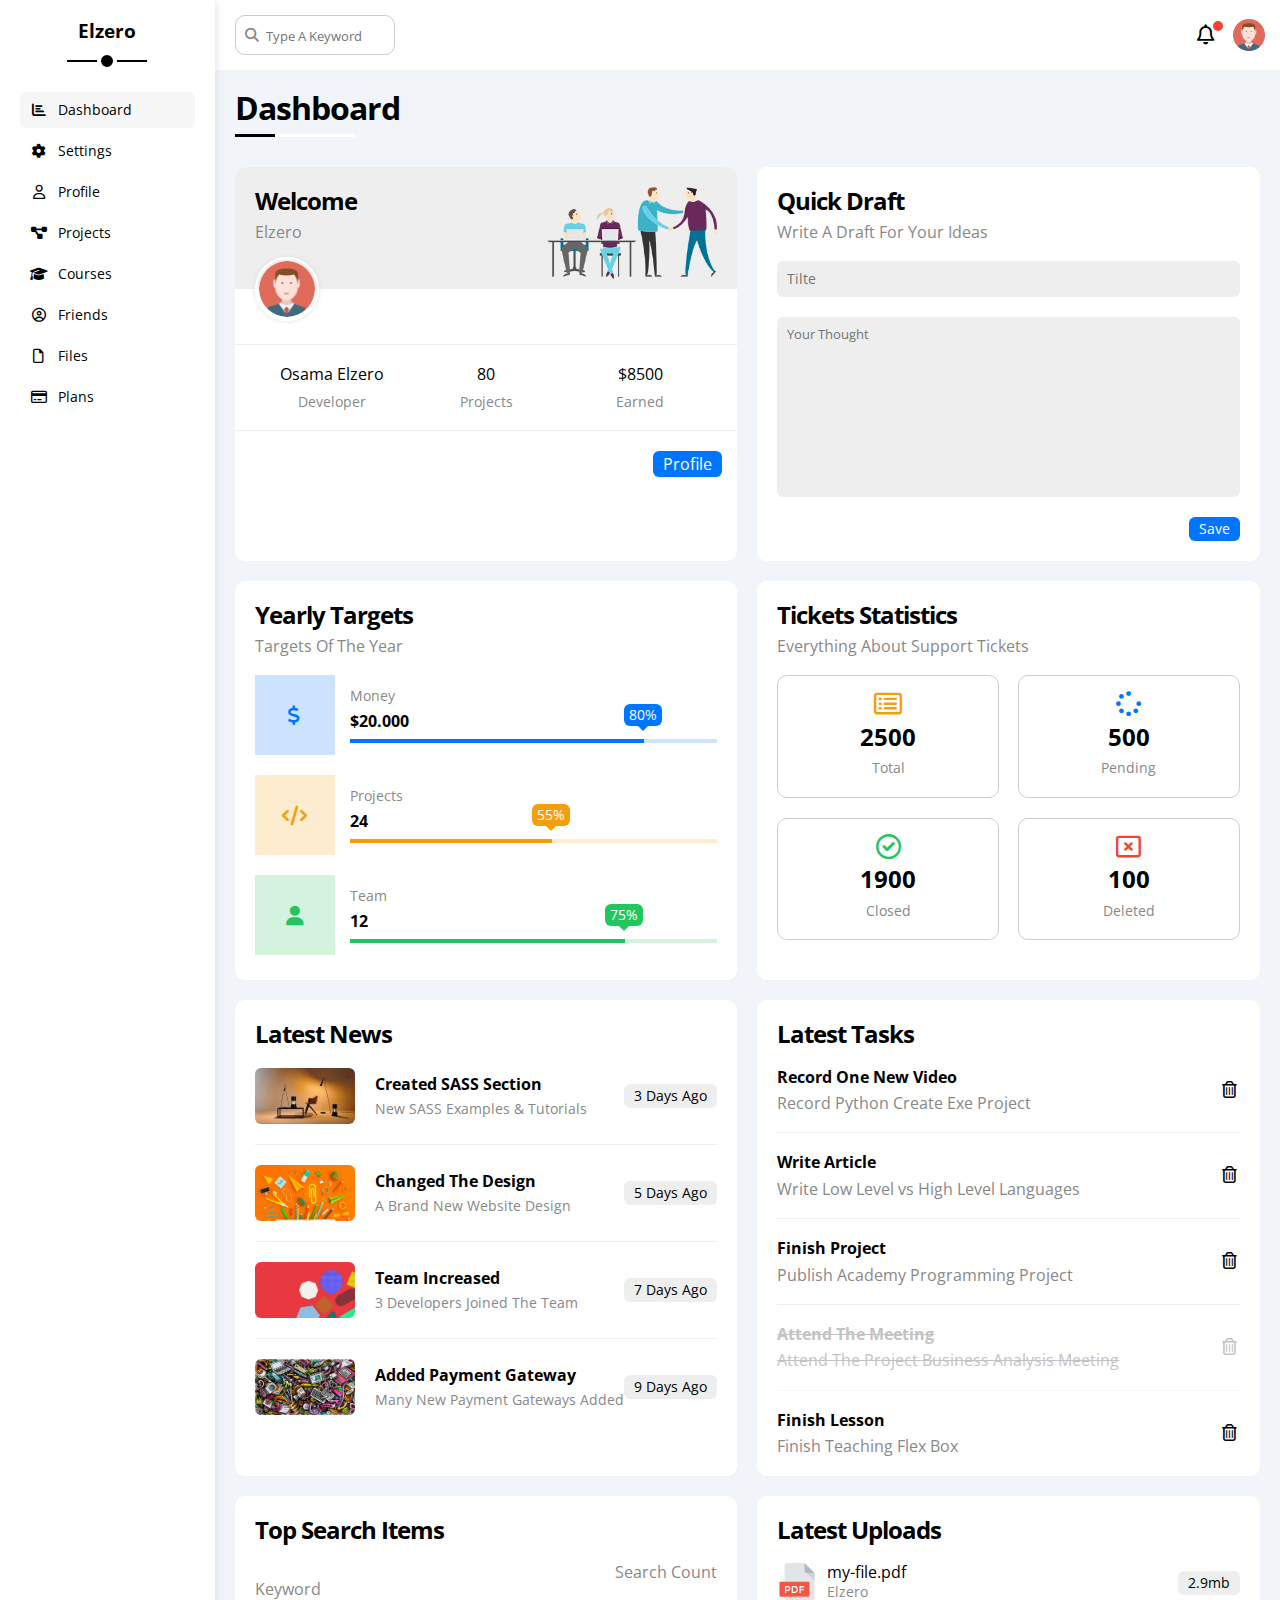
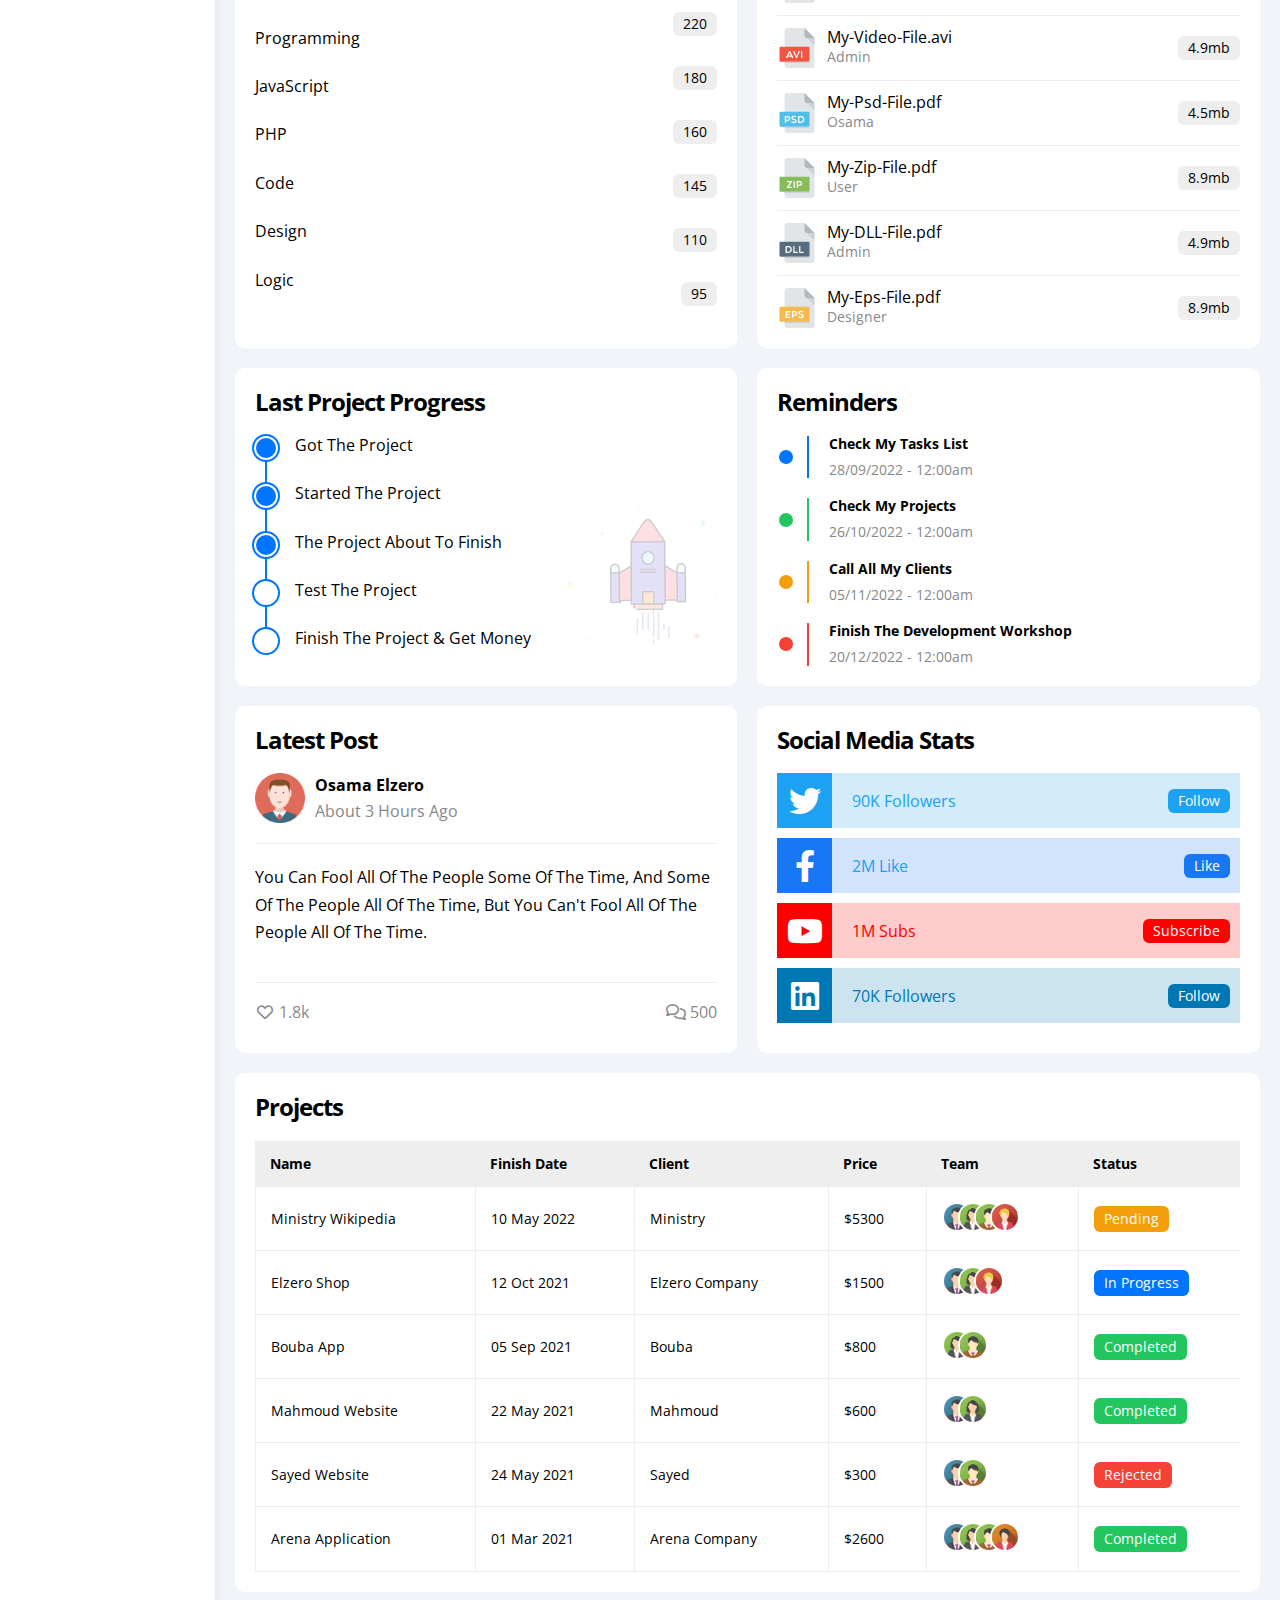
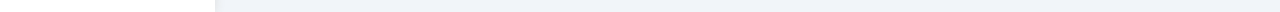
<file: index.html>
<!DOCTYPE html>
<html lang="en">
<head>
    <meta charset="UTF-8">
    <meta http-equiv="X-UA-Compatible" content="IE=edge">
    <meta name="viewport" content="width=device-width, initial-scale=1.0">
    <title>Dashboard Template Four</title>
    <!-- Font Awesome Libirary -->
    <link rel="stylesheet" href="css/all.min.css"/>
    <!-- Render All Elements Normally -->
    <link rel="stylesheet" href="css/normalize.css"/>
    <!-- Framework File -->
    <link rel="stylesheet" href="css/framework.css"/>
    <!-- Common CSS File -->
    <link rel="stylesheet" href="css/common.css"/>
    <!-- Main CSS File -->
    <link rel="stylesheet" href="css/dashboard.css"/>
    <!-- Google Fonts -->
    <link rel="preconnect" href="https://fonts.googleapis.com">
    <link rel="preconnect" href="https://fonts.gstatic.com" crossorigin>
    <link href="https://fonts.googleapis.com/css2?family=Bai+Jamjuree:wght@300;400;500;600;700&family=Barlow:wght@300;400;500;600;700&family=Berkshire+Swash&family=Cairo:wght@400;500;700&family=Courgette&family=Dancing+Script:wght@400;500;600;700&family=Domine:wght@500;600;700&family=Dosis:wght@500;600;700;800&family=Fredericka+the+Great&family=Gideon+Roman&family=Heebo:wght@300;400;500;600;700;800&family=Inria+Serif:ital,wght@1,300;1,400&family=Inter:wght@100;700;800&family=Jomhuria&family=Josefin+Sans:wght@200;300;400;500;600;700&family=Kaisei+Tokumin:wght@500;700;800&family=Kaushan+Script&family=Libre+Baskerville&family=Lobster&family=Lobster+Two&family=Noto+Serif:wght@700&family=Nunito:wght@300;400;500;600;700;800;900&family=Open+Sans:wght@400;700&family=PT+Serif:wght@400;700&family=Playfair+Display:wght@800&family=Poppins:wght@100;200;300;400;500;600;700;800;900&family=Raleway:wght@400;900&family=Roboto+Slab:wght@400;500;600;700;800&family=Roboto:wght@300;400;500;700;900&family=Rubik:wght@300;400;500;600;700;800;900&family=Sora:wght@100;200;300;400;500;600;700;800&family=Work+Sans:wght@200;300;400;500;600;700;800&display=swap" rel="stylesheet">
</head>
<body>
    <!-- Start Dashboard Page -->
    <div class="page d-flex">
        <!-- Start Sidebar Section -->
        <aside class="main-sidebar bg-white p-20 p-relative">
            <h3 class="text-center mt-0 p-relative">Elzero</h3>
            <ul>
                <li>
                    <a class="active d-flex align-items-center fs-14 c-black rad-6 p-10" href="index.html">
                        <i class="fa-solid fa-chart-bar fa-fw"></i>
                        <span class="fs-14">Dashboard</span>
                    </a>
                </li>
                <li>
                    <a class="d-flex align-items-center fs-14 c-black rad-6 p-10" href="settings.html">
                        <i class="fa-solid fa-gear fa-fw"></i>
                        <span class="fs-14">Settings</span>
                    </a>
                </li>
                <li>
                    <a class="d-flex align-items-center fs-14 c-black rad-6 p-10" href="profile.html">
                        <i class="fa-regular fa-user fa-fw"></i>
                        <span class="fs-14">Profile</span>
                    </a>
                </li>
                <li>
                    <a class="d-flex align-items-center fs-14 c-black rad-6 p-10" href="projects.html">
                        <i class="fa-solid fa-diagram-project fa-fw"></i>
                        <span class="fs-14">Projects</span>
                    </a>
                </li>
                <li>
                    <a class="d-flex align-items-center fs-14 c-black rad-6 p-10" href="courses.html">
                        <i class="fa-solid fa-graduation-cap fa-fw"></i>
                        <span class="fs-14">Courses</span>
                    </a>
                </li>
                <li>
                    <a class="d-flex align-items-center fs-14 c-black rad-6 p-10" href="friends.html">
                        <i class="fa-regular fa-circle-user fa-fw"></i>
                        <span class="fs-14">Friends</span>
                    </a>
                </li>
                <li>
                    <a class="d-flex align-items-center fs-14 c-black rad-6 p-10" href="files.html">
                        <i class="fa-regular fa-file fa-fw"></i>
                        <span class="fs-14">Files</span>
                    </a>
                </li>
                <li>
                    <a class="d-flex align-items-center fs-14 c-black rad-6 p-10" href="plans.html">
                        <i class="fa-regular fa-credit-card fa-fw"></i>
                        <span class="fs-14">Plans</span>
                    </a>
                </li>
            </ul>
        </aside>
        <!-- End Sidebar Section -->
        <!-- Start Content Section -->
        <div class="content w-100">
            <!-- Start Header -->
            <header class="d-flex align-items-center justify-content-between bg-white p-15">
                <div class="search p-relative">
                    <input class="p-10" type="search" placeholder="Type A Keyword"/>
                </div>
                <div class="icons d-flex align-items-center">
                    <span class="notification p-relative"><i class="fa-regular fa-bell fa-lg fa-fw bell"></i></span>
                    <img class="avater-img" src="images/avatar.png" alt="AvaterImg"/>
                </div>
            </header>
            <!-- End Header -->
            <!-- Start Main Heading -->
            <h1 class="main-heading p-relative">Dashboard</h1>
            <!-- End Main Heading -->
            <!-- Start Wrapper Section -->
            <div class="wrapper d-grid g-20 ml-20 mr-20">
                <div class="welcome bg-white rad-10 block-mobile text-c-mobile">
                    <div class="head p-20 d-flex justify-content-between bg-eee">
                        <div class="info">
                            <h2 class="ls m-0">Welcome</h2>
                            <p class="c-gray mt-8">Elzero</p>
                        </div>
                        <img class="wel" src="images/welcome.png" alt="Welcome-Image"/>
                    </div>
                    <img class="avatr" src="images/avatar.png" alt="AvaterImg"/>
                        <div class="cont block-mobile text-center d-flex p-20 mt-20 mb-20">
                            <div class="text text-center">
                                Osama Elzero
                                <span class="d-block mt-10 fs-14 c-gray">Developer</span>
                            </div>
                            <div class="text text-center">
                                80
                                <span class="d-block mt-10 fs-14 c-gray">Projects</span>
                            </div>
                            <div class="text tex text-center">
                                $8500
                                <span class="d-block mt-10 fs-14 c-gray">Earned</span>
                            </div>
                        </div>
                        <a class="d-block w-fit btn-shape bg-blue c-white" href="#">Profile</a>
                </div>
                <div class="quick bg-white rad-10 p-20">
                    <div class="info">
                        <h2 class="m-0 ls">Quick Draft</h2>
                        <p class="c-gray mt-8">Write A Draft For Your Ideas</p>
                    </div>
                    <form action="">
                        <input class="d-block w-100 mt-20 mb-20 p-10 rad-6 b-none bg-eee fs-14" type="text" name="text" placeholder="Tilte"/>
                        <textarea class="d-block w-100 mb-20 p-10 rad-6 b-none bg-eee" name="message" placeholder="Your Thought"></textarea>
                        <input class="d-block w-fit fs-14 btn-shape bg-blue c-white b-none" type="submit" value="Save"/>
                    </form>
                </div>
                <div class="targets bg-white rad-10 p-20">
                    <div class="info">
                        <h2 class="m-0 ls">Yearly Targets</h2>
                        <p class="c-gray mt-8">Targets Of The Year</p>
                    </div>
                    <div class="target d-flex align-items-center mt-20">
                        <div class="icon icon1 center-flex"><i class="fa-solid fa-dollar-sign fa-fw fa-lg c-blue"></i></div>
                        <div class="intro">
                            <span class="d-block c-gray fs-14 mb-8">Money</span>
                            <span class="d-block c-black mb-8 fw-bold">$20.000</span>
                            <div class="pro pro1 w-100">
                                <div class="pro-bar bg-blue p-relative" style="width: 80%;"><span class="one center-flex rad-6 bg-blue c-white fs-14">80%</span></div>
                            </div>
                        </div>
                    </div>
                    <div class="target d-flex align-items-center mt-20">
                        <div class="icon icon2 center-flex"><i class="fa-solid fa-code fa-fw fa-lg c-orange"></i></div>
                        <div class="intro">
                            <span class="d-block c-gray fs-14 mb-8">Projects</span>
                            <span class="d-block c-black mb-8 fw-bold">24</span>
                            <div class="pro pro2 w-100">
                                <div class="pro-bar bg-orange p-relative" style="width: 55%;"><span class="two center-flex rad-6 bg-orange c-white fs-14">55%</span></div>
                            </div>
                        </div>
                    </div>
                    <div class="target d-flex align-items-center mt-20">
                        <div class="icon icon3 center-flex"><i class="fa-solid fa-user fa-fw fa-lg c-green"></i></div>
                        <div class="intro">
                            <span class="d-block c-gray fs-14 mb-8">Team</span>
                            <span class="d-block c-black mb-8 fw-bold">12</span>
                            <div class="pro pro3 w-100">
                                <div class="pro-bar bg-green p-relative" style="width: 75%;"><span class="three center-flex rad-6 rad-6 bg-green c-white fs-14">75%</span></div>
                            </div>
                        </div>
                    </div>
                </div>
                <div class="tickets bg-white rad-10 p-20">
                    <div class="info">
                        <h2 class="m-0 ls">Tickets Statistics</h2>
                        <p class="c-gray mt-8 mb-20">Everything About Support Tickets</p>
                    </div>
                    <div class="boxes d-flex justify-content-between align-items-center flex-wrap">
                        <div class="box text-center p-20 rad-10 mb-20">
                            <i class="c-orange fa-regular fa-rectangle-list fa-lg fa-fw"></i>
                            <h2 class="mt-8 mb-8">2500</h2>
                            <span class="fs-14 c-gray">Total</span>
                        </div>
                        <div class="box text-center p-20 rad-10 mb-20">
                            <i class="c-blue fa-solid fa-spinner fa-lg fa-fw"></i>
                            <h2 class="mt-8 mb-8">500</h2>
                            <span class="fs-14 c-gray">Pending</span>
                        </div>
                        <div class="box text-center p-20 rad-10 mb-20">
                            <i class="c-green fa-regular fa-circle-check fa-lg fa-fw"></i>
                            <h2 class="mt-8 mb-8">1900</h2>
                            <span class="fs-14 c-gray">Closed</span>
                        </div>
                        <div class="box text-center p-20 rad-10 mb-20">
                            <i class="c-red fa-regular fa-rectangle-xmark fa-lg fa-fw"></i>
                            <h2 class="mt-8 mb-8">100</h2>
                            <span class="fs-14 c-gray">Deleted</span>
                        </div>
                    </div>
                </div>
                <div class="news bg-white rad-10 p-20 block-mobile text-c-mobile">
                    <h2 class="mb-20 ls">Latest News</h2>
                    <div class="details d-flex justify-content-between align-items-center mb-20 block-mobile text-c-mobile">
                        <div class="imag d-flex align-items-center block-mobile">
                            <img class="rad-6" src="images/news-01.png" alt="News"/>
                            <div class="text ml-20">
                                <h4>Created SASS Section</h4>
                                <p class="c-gray fs-14 mt-8">New SASS Examples & Tutorials</p>
                            </div>
                        </div>
                        <div class="days fs-14 rad-6 bg-eee w-fit btn-shape">3 Days Ago</div>
                    </div>
                    <div class="details d-flex justify-content-between align-items-center mb-20 block-mobile text-c-mobile">
                        <div class="imag d-flex align-items-center block-mobile">
                            <img class="rad-6" src="images/news-02.png" alt="News"/>
                            <div class="text ml-20">
                                <h4>Changed The Design</h4>
                                <p class="c-gray fs-14 mt-8">A Brand New Website Design</p>
                            </div>
                        </div>
                        <div class="days fs-14 rad-6 bg-eee w-fit btn-shape">5 Days Ago</div>
                    </div>
                    <div class="details d-flex justify-content-between align-items-center mb-20 block-mobile text-c-mobile">
                        <div class="imag d-flex align-items-center block-mobile">
                            <img class="rad-6" src="images/news-03.png" alt="News"/>
                            <div class="text ml-20">
                                <h4>Team Increased</h4>
                                <p class="c-gray fs-14 mt-8">3 Developers Joined The Team</p>
                            </div>
                        </div>
                        <div class="days fs-14 rad-6 bg-eee w-fit btn-shape">7 Days Ago</div>
                    </div>
                    <div class="details d-flex justify-content-between align-items-center block-mobile text-c-mobile">
                        <div class="imag d-flex align-items-center block-mobile">
                            <img class="rad-6" src="images/news-04.png" alt="News"/>
                            <div class="text ml-20">
                                <h4>Added Payment Gateway</h4>
                                <p class="c-gray fs-14 mt-8">Many New Payment Gateways Added</p>
                            </div>
                        </div>
                        <div class="days fs-14 rad-6 bg-eee w-fit btn-shape">9 Days Ago</div>
                    </div>
                </div>
                <div class="tasks bg-white rad-10 p-20">
                    <h2 class="mb-20 ls">Latest Tasks</h2>
                    <div class="task d-flex justify-content-between align-items-center mb-20">
                        <div class="text">
                            <h4 class="mb-8">Record One New Video</h4>
                            <p class="c-gray">Record Python Create Exe Project</p>
                        </div>
                        <i class="fa-regular fa-trash-can can fa-lg fa-fw"></i>
                    </div>
                    <div class="task d-flex justify-content-between align-items-center mb-20">
                        <div class="text">
                            <h4 class="mb-8">Write Article</h4>
                            <p class="c-gray">Write Low Level vs High Level Languages</p>
                        </div>
                        <i class="fa-regular fa-trash-can can fa-lg fa-fw"></i>
                    </div>
                    <div class="task d-flex justify-content-between align-items-center mb-20">
                        <div class="text">
                            <h4 class="mb-8">Finish Project</h4>
                            <p class="c-gray">Publish Academy Programming Project</p>
                        </div>
                        <i class="fa-regular fa-trash-can can fa-lg fa-fw"></i>
                    </div>
                    <div class="task delate d-flex justify-content-between align-items-center mb-20">
                        <div class="text">
                            <h4 class="mb-8 c-gray"><del>Attend The Meeting</del></h4>
                            <p class="c-gray"><del>Attend The Project Business Analysis Meeting</del></p>
                        </div>
                        <i class="fa-regular fa-trash-can can-del c-gray fa-lg fa-fw"></i>
                    </div>
                    <div class="task d-flex justify-content-between align-items-center">
                        <div class="text">
                            <h4 class="mb-8">Finish Lesson</h4>
                            <p class="c-gray">Finish Teaching Flex Box</p>
                        </div>
                        <i class="fa-regular fa-trash-can can fa-lg fa-fw"></i>
                    </div>
                </div>
                <div class="search-items bg-white rad-10 p-20">
                    <h2 class="mb-20 ls">Top Search Items</h2>
                    <div class="items d-flex justify-content-between align-items-center">
                        <div class="lann">
                            <div class="label c-gray mb-30">Keyword</div>
                            <p class="mb-30">Programming</p>
                            <p class="mb-30">JavaScript</p>
                            <p class="mb-30">PHP</p>
                            <p class="mb-30">Code</p>
                            <p class="mb-30">Design</p>
                            <p class="mb-20">Logic</p>
                        </div>
                        <div class="ser-count">
                            <div class="label c-gray mb-30">Search Count</div>
                            <p class="mb-30 btn-shape bg-eee fs-14 text-center w-fit"><span>220</span></p>
                            <p class="mb-30 btn-shape bg-eee fs-14 text-center w-fit"><span>180</span></p>
                            <p class="mb-30 btn-shape bg-eee fs-14 text-center w-fit"><span>160</span></p>
                            <p class="mb-30 btn-shape bg-eee fs-14 text-center w-fit"><span>145</span></p>
                            <p class="mb-30 btn-shape bg-eee fs-14 text-center w-fit"><span>110</span></p>
                            <p class="mb-20 btn-shape bg-eee fs-14 text-center w-fit"><span>95</span></p>
                        </div>
                    </div>
                </div>
                <div class="upload bg-white rad-10 p-20">
                    <h2 class="mb-20 ls">Latest Uploads</h2>
                    <div class="latest-upload d-flex justify-content-between align-items-center">
                        <div class="info d-flex">
                            <img class="mr-10" src="images/pdf.svg" alt="Img"/>
                            <div class="text">
                                <span class="d-block">my-file.pdf</span>
                                <span class="c-gray fs-14">Elzero</span>
                            </div>
                        </div>
                        <div class="btn-shape bg-eee rad-6 fs-14">2.9mb</div>
                    </div>
                    <div class="latest-upload d-flex justify-content-between align-items-center">
                        <div class="info d-flex">
                            <img class="mr-10" src="images/avi.svg" alt="Img"/>
                            <div class="text">
                                <span class="d-block">My-Video-File.avi</span>
                                <span class="c-gray fs-14">Admin</span>
                            </div>
                        </div>
                        <div class="btn-shape bg-eee rad-6 fs-14">4.9mb</div>
                    </div>
                    <div class="latest-upload d-flex justify-content-between align-items-center">
                        <div class="info d-flex">
                            <img class="mr-10" src="images/psd.svg" alt="Img"/>
                            <div class="text">
                                <span class="d-block">My-Psd-File.pdf</span>
                                <span class="c-gray fs-14">Osama</span>
                            </div>
                        </div>
                        <div class="btn-shape bg-eee rad-6 fs-14">4.5mb</div>
                    </div>
                    <div class="latest-upload d-flex justify-content-between align-items-center">
                        <div class="info d-flex">
                            <img class="mr-10" src="images/zip.svg" alt="Img"/>
                            <div class="text">
                                <span class="d-block">My-Zip-File.pdf</span>
                                <span class="c-gray fs-14">User</span>
                            </div>
                        </div>
                        <div class="btn-shape bg-eee rad-6 fs-14">8.9mb</div>
                    </div>
                    <div class="latest-upload d-flex justify-content-between align-items-center">
                        <div class="info d-flex">
                            <img class="mr-10" src="images/dll.svg" alt="Img"/>
                            <div class="text">
                                <span class="d-block">My-DLL-File.pdf</span>
                                <span class="c-gray fs-14">Admin</span>
                            </div>
                        </div>
                        <div class="btn-shape bg-eee rad-6 fs-14">4.9mb</div>
                    </div>
                    <div class="latest-upload d-flex justify-content-between align-items-center">
                        <div class="info d-flex">
                            <img class="mr-10" src="images/eps.svg" alt="Img"/>
                            <div class="text">
                                <span class="d-block">My-Eps-File.pdf</span>
                                <span class="c-gray fs-14">Designer</span>
                            </div>
                        </div>
                        <div class="btn-shape bg-eee rad-6 fs-14">8.9mb</div>
                    </div>
                </div>
                <div class="projs bg-white rad-10 p-20">
                    <h2 class="mb-20 ls">Last Project Progress</h2>
                    <div class="proog d-flex justify-content-between">
                        <ul class="proj p-relative">
                            <li class="p-relative done">Got The Project</li>
                            <li class="p-relative done">Started The Project</li>
                            <li class="p-relative done">The Project About To Finish</li>
                            <li class="p-relative current">Test The Project</li>
                            <li class="p-relative">Finish The Project & Get Money</li>
                        </ul>
                        <img src="images/project.png" alt="projectimg"/>
                    </div>
                </div>
                <div class="reminder bg-white rad-10 p-20">
                    <h2 class="mb-20 ls">Reminders</h2>
                    <div class="remind mb-20 p-relative">
                        <span class="d-block mb-8 fw-bold fs-14">Check My Tasks List</span>
                        <span class="c-gray fs-14">28/09/2022 - 12:00am</span>
                    </div>
                    <div class="remind mb-20 p-relative">
                        <span class="d-block fw-bold mb-8 fs-14">Check My Projects</span>
                        <span class="c-gray fs-14">26/10/2022 - 12:00am</span>
                    </div>
                    <div class="remind mb-20 p-relative">
                        <span class="d-block mb-8 fw-bold fs-14">Call All My Clients</span>
                        <span class="c-gray fs-14">05/11/2022 - 12:00am</span>
                    </div>
                    <div class="remind p-relative">
                        <span class="d-block mb-8 fw-bold fs-14">Finish The Development Workshop</span>
                        <span class="c-gray fs-14">20/12/2022 - 12:00am</span>
                    </div>
                </div>
                <div class="posts bg-white rad-10 p-20">
                    <h2 class="mb-20 ls">Latest Post</h2>
                    <div class="heading d-flex align-items-center">
                        <img class="mr-10" src="images/avatar.png" alt="img"/>
                        <div class="info">
                            <span class="d-block fw-bold mb-8">Osama Elzero</span>
                            <span class="c-gray">About 3 Hours Ago</span>
                        </div>
                    </div>
                    <div class="bodying mt-20 mb-20 text-c-mobile">
                        You Can Fool All Of The People Some Of The Time, And Some Of The People All Of The Time, But You Can't Fool All Of The People All Of The Time.
                    </div>
                    <div class="foot d-flex justify-content-between align-items-center">
                        <span class="c-gray"><i class="fa-regular fa-heart fa-fw"></i> 1.8k</span>
                        <span class="c-gray"><i class="fa-regular fa-comments fa-fw"></i> 500</span>
                    </div>
                </div>
                <div class="social-media bg-white rad-10 p-20">
                    <h2 class="mb-20 ls">Social Media Stats</h2>
                    <div class="socials mb-10 d-flex justify-content-between align-items-center">
                        <div class="social d-flex align-items-center">
                            <span class="center-flex twitt"><i class="fa-brands fa-twitter fa-2x fa-fw c-white"></i></span>
                            <p class="ml-20">90K Followers</p>
                        </div>
                        <a href="#" class="custum-link link1 btn-shape d-block mr-10 fs-14 c-white w-fit">Follow</a>
                    </div>
                    <div class="socials mb-10 d-flex justify-content-between align-items-center">
                        <div class="social d-flex align-items-center">
                            <span class="center-flex face"><i class="fa-brands fa-facebook-f fa-2x fa-fw c-white"></i></span>
                            <p class="ml-20">2M Like</p>
                        </div>
                        <a href="#" class="custum-link link2 btn-shape d-block mr-10 fs-14 c-white w-fit">Like</a>
                    </div>
                    <div class="socials mb-10 d-flex justify-content-between align-items-center">
                        <div class="social d-flex align-items-center">
                            <span class="center-flex yout"><i class="fa-brands fa-youtube fa-2x fa-fw c-white"></i></span>
                            <p class="ml-20">1M Subs</p>
                        </div>
                        <a href="#" class="custum-link link3 btn-shape d-block mr-10 fs-14 c-white w-fit">Subscribe</a>
                    </div>
                    <div class="socials mb-10 d-flex justify-content-between align-items-center">
                        <div class="social d-flex align-items-center">
                            <span class="center-flex linked"><i class="fa-brands fa-linkedin fa-2x fa-fw c-white"></i></span>
                            <p class="ml-20">70K Followers</p>
                        </div>
                        <a href="#" class="custum-link link4 btn-shape d-block mr-10 fs-14 c-white w-fit">Follow</a>
                    </div>
                </div>
            </div>
            <!-- End Wrapper Section -->
            <!-- Start Projects Table -->
            <div class="projects m-20 bg-white rad-10 p-20">
                <h2 class="mb-20 mt-0 ls">Projects</h2>
                <div class="responsive-table">
                    <table class="w-100 fs-14">
                        <thead class="bg-eee">
                            <tr>
                                <th>Name</th>
                                <th>Finish Date</th>
                                <th>Client</th>
                                <th>Price</th>
                                <th>Team</th>
                                <th>Status</th>
                            </tr>
                        </thead>
                        <tbody>
                            <tr>
                                <td>Ministry Wikipedia</td>
                                <td>10 May 2022</td>
                                <td>Ministry</td>
                                <td>$5300</td>
                                <td>
                                    <img class="one" src="images/team-01.png" alt="TeamImg"/>
                                    <img class="two" src="images/team-02.png" alt="TeamImg"/>
                                    <img class="three" src="images/team-03.png" alt="TeamImg"/>
                                    <img class="four" src="images/team-05.png" alt="TeamImg"/>
                                </td>
                                <td>
                                    <span class="d-block w-fit fs-14 c-white rad-6 pend">Pending</span>
                                </td>
                            </tr>
                            <tr>
                                <td>Elzero Shop</td>
                                <td>12 Oct 2021</td>
                                <td>Elzero Company</td>
                                <td>$1500</td>
                                <td>
                                    <img class="one" src="images/team-01.png" alt="TeamImg"/>
                                    <img class="two" src="images/team-02.png" alt="TeamImg"/>
                                    <img class="three" src="images/team-05.png" alt="TeamImg"/>
                                </td>
                                <td>
                                    <span class="d-block w-fit fs-14 c-white rad-6 pross">In Progress</span>
                                </td>
                            </tr>
                            <tr>
                                <td>Bouba App</td>
                                <td>05 Sep 2021</td>
                                <td>Bouba</td>
                                <td>$800</td>
                                <td>
                                    <img class="one" src="images/team-02.png" alt="TeamImg"/>
                                    <img class="two" src="images/team-03.png" alt="TeamImg"/>
                                </td>
                                <td>
                                    <span class="d-block w-fit fs-14 c-white rad-6 comp">Completed</span>
                                </td>
                            </tr>
                            <tr>
                                <td>Mahmoud Website</td>
                                <td>22 May 2021</td>
                                <td>Mahmoud</td>
                                <td>$600</td>
                                <td>
                                    <img class="one" src="images/team-01.png" alt="TeamImg"/>
                                    <img class="two" src="images/team-02.png" alt="TeamImg"/>
                                </td>
                                <td>
                                    <span class="d-block w-fit fs-14 c-white rad-6 comp">Completed</span>
                                </td>
                            </tr>
                            <tr>
                                <td>Sayed Website</td>
                                <td>24 May 2021</td>
                                <td>Sayed</td>
                                <td>$300</td>
                                <td>
                                    <img class="one" src="images/team-01.png" alt="TeamImg"/>
                                    <img class="two" src="images/team-03.png" alt="TeamImg"/>
                                </td>
                                <td>
                                    <span class="d-block w-fit fs-14 c-white rad-6 rej">Rejected</span>
                                </td>
                            </tr>
                            <tr>
                                <td>Arena Application</td>
                                <td>01 Mar 2021</td>
                                <td>Arena Company</td>
                                <td>$2600</td>
                                <td>
                                    <img class="one" src="images/team-01.png" alt="TeamImg"/>
                                    <img class="two" src="images/team-02.png" alt="TeamImg"/>
                                    <img class="three" src="images/team-03.png" alt="TeamImg"/>
                                    <img class="four" src="images/team-04.png" alt="TeamImg"/>
                                </td>
                                <td>
                                    <span class="d-block w-fit fs-14 c-white rad-6 comp">Completed</span>
                                </td>
                            </tr>
                        </tbody>
                    </table>
                </div>
            </div>
            <!-- End Projects Table -->
        </div>
        <!-- End Content Section -->
    </div>
    <!-- End Dashboard Page -->
</body>
</html>
</file>
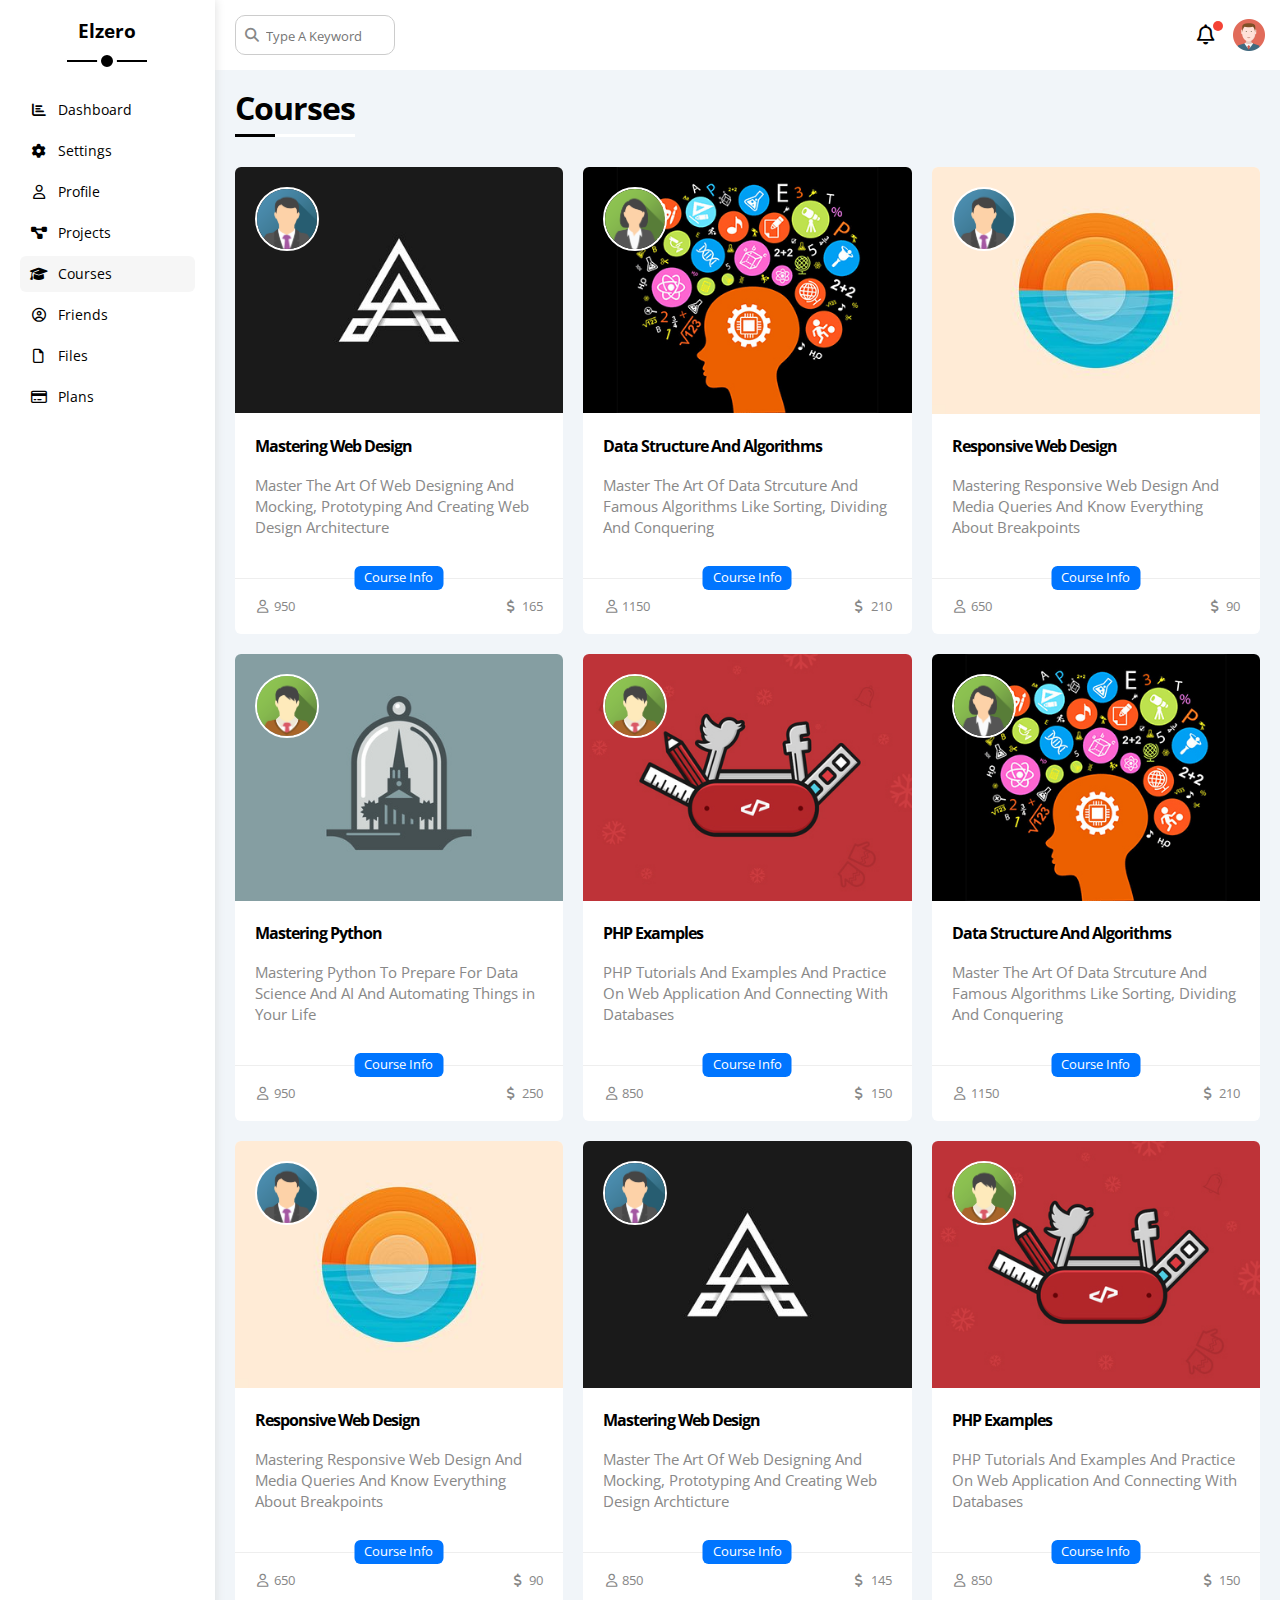
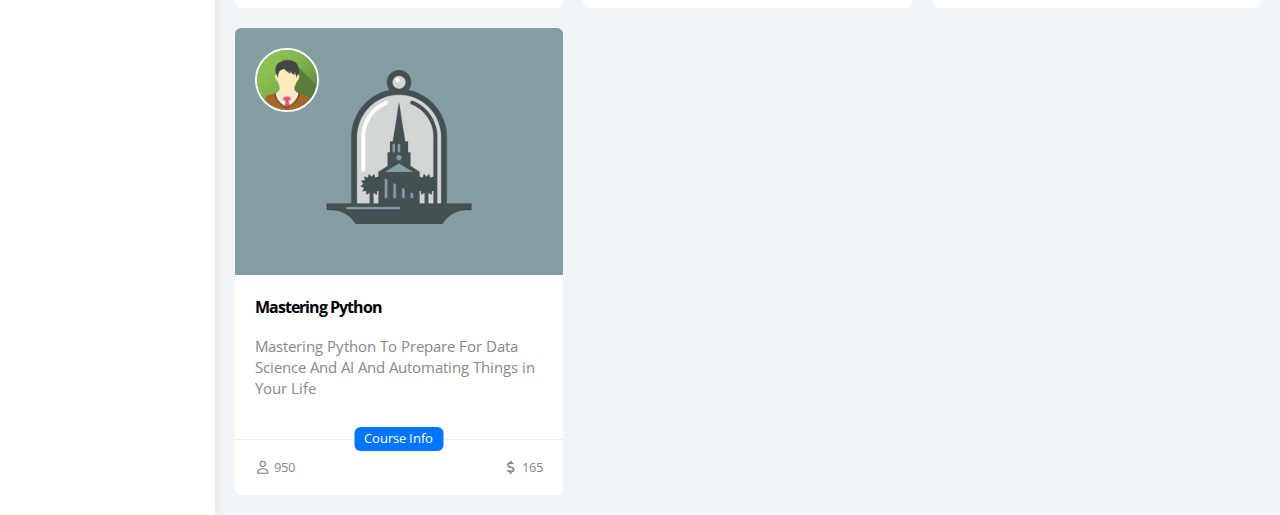
<file: courses.html>
<!DOCTYPE html>
<html lang="en">
<head>
    <meta charset="UTF-8">
    <meta http-equiv="X-UA-Compatible" content="IE=edge">
    <meta name="viewport" content="width=device-width, initial-scale=1.0">
    <title>Courses Page</title>
    <!-- Font Awesome Libirary -->
    <link rel="stylesheet" href="css/all.min.css"/>
    <!-- Render All Elements Normally -->
    <link rel="stylesheet" href="css/normalize.css"/>
    <!-- Framework File -->
    <link rel="stylesheet" href="css/framework.css"/>
    <!-- Common CSS File -->
    <link rel="stylesheet" href="css/common.css"/>
    <!-- Main CSS File -->
    <link rel="stylesheet" href="css/courses.css"/>
    <!-- Google Fonts -->
    <link rel="preconnect" href="https://fonts.googleapis.com">
    <link rel="preconnect" href="https://fonts.gstatic.com" crossorigin>
    <link href="https://fonts.googleapis.com/css2?family=Bai+Jamjuree:wght@300;400;500;600;700&family=Barlow:wght@300;400;500;600;700&family=Berkshire+Swash&family=Cairo:wght@400;500;700&family=Courgette&family=Dancing+Script:wght@400;500;600;700&family=Domine:wght@500;600;700&family=Dosis:wght@500;600;700;800&family=Fredericka+the+Great&family=Gideon+Roman&family=Heebo:wght@300;400;500;600;700;800&family=Inria+Serif:ital,wght@1,300;1,400&family=Inter:wght@100;700;800&family=Jomhuria&family=Josefin+Sans:wght@200;300;400;500;600;700&family=Kaisei+Tokumin:wght@500;700;800&family=Kaushan+Script&family=Libre+Baskerville&family=Lobster&family=Lobster+Two&family=Noto+Serif:wght@700&family=Nunito:wght@300;400;500;600;700;800;900&family=Open+Sans:wght@400;700&family=PT+Serif:wght@400;700&family=Playfair+Display:wght@800&family=Poppins:wght@100;200;300;400;500;600;700;800;900&family=Raleway:wght@400;900&family=Roboto+Slab:wght@400;500;600;700;800&family=Roboto:wght@300;400;500;700;900&family=Rubik:wght@300;400;500;600;700;800;900&family=Sora:wght@100;200;300;400;500;600;700;800&family=Work+Sans:wght@200;300;400;500;600;700;800&display=swap" rel="stylesheet">
</head>
<body>
    <!-- Start Courses Page -->
    <div class="page d-flex">
        <!-- Start Sidebar Section -->
        <aside class="main-sidebar bg-white p-20 p-relative">
            <h3 class="text-center mt-0 p-relative">Elzero</h3>
            <ul>
                <li>
                    <a class="d-flex align-items-center fs-14 c-black rad-6 p-10" href="index.html">
                        <i class="fa-solid fa-chart-bar fa-fw"></i>
                        <span class="fs-14">Dashboard</span>
                    </a>
                </li>
                <li>
                    <a class="d-flex align-items-center fs-14 c-black rad-6 p-10" href="settings.html">
                        <i class="fa-solid fa-gear fa-fw"></i>
                        <span class="fs-14">Settings</span>
                    </a>
                </li>
                <li>
                    <a class="d-flex align-items-center fs-14 c-black rad-6 p-10" href="profile.html">
                        <i class="fa-regular fa-user fa-fw"></i>
                        <span class="fs-14">Profile</span>
                    </a>
                </li>
                <li>
                    <a class="d-flex align-items-center fs-14 c-black rad-6 p-10" href="projects.html">
                        <i class="fa-solid fa-diagram-project fa-fw"></i>
                        <span class="fs-14">Projects</span>
                    </a>
                </li>
                <li>
                    <a class="active d-flex align-items-center fs-14 c-black rad-6 p-10" href="courses.html">
                        <i class="fa-solid fa-graduation-cap fa-fw"></i>
                        <span class="fs-14">Courses</span>
                    </a>
                </li>
                <li>
                    <a class="d-flex align-items-center fs-14 c-black rad-6 p-10" href="friends.html">
                        <i class="fa-regular fa-circle-user fa-fw"></i>
                        <span class="fs-14">Friends</span>
                    </a>
                </li>
                <li>
                    <a class="d-flex align-items-center fs-14 c-black rad-6 p-10" href="files.html">
                        <i class="fa-regular fa-file fa-fw"></i>
                        <span class="fs-14">Files</span>
                    </a>
                </li>
                <li>
                    <a class="d-flex align-items-center fs-14 c-black rad-6 p-10" href="plans.html">
                        <i class="fa-regular fa-credit-card fa-fw"></i>
                        <span class="fs-14">Plans</span>
                    </a>
                </li>
            </ul>
        </aside>
        <!-- End Sidebar Section -->
        <!-- Start Content Section -->
        <div class="content w-100">
            <!-- Start Header -->
            <header class="d-flex align-items-center justify-content-between bg-white p-15">
                <div class="search p-relative">
                    <input class="p-10" type="search" placeholder="Type A Keyword"/>
                </div>
                <div class="icons d-flex align-items-center">
                    <span class="notification p-relative"><i class="fa-regular fa-bell fa-lg fa-fw bell"></i></span>
                    <img class="avater-img" src="images/avatar.png" alt="AvaterImg"/>
                </div>
            </header>
            <!-- End Header -->
            <!-- Start Main Heading -->
            <h1 class="main-heading p-relative">Courses</h1>
            <!-- End Main Heading -->
            <!-- Start Courses Content -->
            <div class="courses-page d-grid m-20 g-20">
                <div class="course p-relative rad-6 bg-white">
                    <img class="main-img" src="images/course-01 (1).jpg" alt="course-img"/>
                    <img class="sub-img" src="images/team-01.png" alt="img"/>
                    <div class="course-body p-20">
                        <h4 class="mb-20 ls">Mastering Web Design</h4>
                        <p class="c-gray fs-15 mb-20">Master The Art Of Web Designing And Mocking, Prototyping And Creating Web Design Architecture</p>
                    </div>
                    <span class="course-info d-block w-fit fs-13 c-white bg-blue btn-shape">Course Info</span>
                    <div class="info pt-20 pb-20 d-flex justify-content-between align-items-center">
                        <div class="user c-gray pl-20 fs-13">
                            <i class="fa-regular fa-user fa-fw"></i>
                            <span>950</span>
                        </div>
                        <div class="dolar c-gray pr-20 fs-13">
                            <i class="fa-solid fa-dollar-sign fa-fw"></i>
                            <span>165</span>
                        </div>
                    </div>
                </div>
                <div class="course p-relative rad-6 bg-white">
                    <img class="main-img" src="images/course-02 (1).jpg" alt="course-img"/>
                    <img class="sub-img" src="images/team-02.png" alt="img"/>
                    <div class="course-body p-20">
                        <h4 class="mb-20 ls">Data Structure And Algorithms</h4>
                        <p class="c-gray fs-15 mb-20">Master The Art Of Data Strcuture And Famous Algorithms Like Sorting, Dividing And Conquering</p>
                    </div>
                    <span class="course-info d-block w-fit fs-13 c-white bg-blue btn-shape">Course Info</span>
                    <div class="info pt-20 pb-20 d-flex justify-content-between align-items-center">
                        <div class="user c-gray pl-20 fs-13">
                            <i class="fa-regular fa-user fa-fw"></i>
                            <span>1150</span>
                        </div>
                        <div class="dolar c-gray pr-20 fs-13">
                            <i class="fa-solid fa-dollar-sign fa-fw"></i>
                            <span>210</span>
                        </div>
                    </div>
                </div>
                <div class="course p-relative rad-6 bg-white">
                    <img class="main-img" src="images/course-03 (1).jpg" alt="course-img"/>
                    <img class="sub-img" src="images/team-01.png" alt="img"/>
                    <div class="course-body p-20">
                        <h4 class="mb-20 ls">Responsive Web Design</h4>
                        <p class="c-gray fs-15 mb-20">Mastering Responsive Web Design And Media Queries And Know Everything About Breakpoints</p>
                    </div>
                    <span class="course-info d-block w-fit fs-13 c-white bg-blue btn-shape">Course Info</span>
                    <div class="info pt-20 pb-20 d-flex justify-content-between align-items-center">
                        <div class="user c-gray pl-20 fs-13">
                            <i class="fa-regular fa-user fa-fw"></i>
                            <span>650</span>
                        </div>
                        <div class="dolar c-gray pr-20 fs-13">
                            <i class="fa-solid fa-dollar-sign fa-fw"></i>
                            <span>90</span>
                        </div>
                    </div>
                </div>
                <div class="course p-relative rad-6 bg-white">
                    <img class="main-img" src="images/course-04 (1).jpg" alt="course-img"/>
                    <img class="sub-img" src="images/team-03.png" alt="img"/>
                    <div class="course-body p-20">
                        <h4 class="mb-20 ls">Mastering Python</h4>
                        <p class="c-gray fs-15 mb-20">Mastering Python To Prepare For Data Science And AI And Automating Things in Your Life</p>
                    </div>
                    <span class="course-info d-block w-fit fs-13 c-white bg-blue btn-shape">Course Info</span>
                    <div class="info pt-20 pb-20 d-flex justify-content-between align-items-center">
                        <div class="user c-gray pl-20 fs-13">
                            <i class="fa-regular fa-user fa-fw"></i>
                            <span>950</span>
                        </div>
                        <div class="dolar c-gray pr-20 fs-13">
                            <i class="fa-solid fa-dollar-sign fa-fw"></i>
                            <span>250</span>
                        </div>
                    </div>
                </div>
                <div class="course p-relative rad-6 bg-white">
                    <img class="main-img" src="images/course-05 (1).jpg" alt="course-img"/>
                    <img class="sub-img" src="images/team-03.png" alt="img"/>
                    <div class="course-body p-20">
                        <h4 class="mb-20 ls">PHP Examples</h4>
                        <p class="c-gray fs-15 mb-20">PHP Tutorials And Examples And Practice On Web Application And Connecting With Databases</p>
                    </div>
                    <span class="course-info d-block w-fit fs-13 c-white bg-blue btn-shape">Course Info</span>
                    <div class="info pt-20 pb-20 d-flex justify-content-between align-items-center">
                        <div class="user c-gray pl-20 fs-13">
                            <i class="fa-regular fa-user fa-fw"></i>
                            <span>850</span>
                        </div>
                        <div class="dolar c-gray pr-20 fs-13">
                            <i class="fa-solid fa-dollar-sign fa-fw"></i>
                            <span>150</span>
                        </div>
                    </div>
                </div>
                <div class="course p-relative rad-6 bg-white">
                    <img class="main-img" src="images/course-02 (1).jpg" alt="course-img"/>
                    <img class="sub-img" src="images/team-02.png" alt="img"/>
                    <div class="course-body p-20">
                        <h4 class="mb-20 ls">Data Structure And Algorithms</h4>
                        <p class="c-gray fs-15 mb-20">Master The Art Of Data Strcuture And Famous Algorithms Like Sorting, Dividing And Conquering</p>
                    </div>
                    <span class="course-info d-block w-fit fs-13 c-white bg-blue btn-shape">Course Info</span>
                    <div class="info pt-20 pb-20 d-flex justify-content-between align-items-center">
                        <div class="user c-gray pl-20 fs-13">
                            <i class="fa-regular fa-user fa-fw"></i>
                            <span>1150</span>
                        </div>
                        <div class="dolar c-gray pr-20 fs-13">
                            <i class="fa-solid fa-dollar-sign fa-fw"></i>
                            <span>210</span>
                        </div>
                    </div>
                </div>
                <div class="course p-relative rad-6 bg-white">
                    <img class="main-img" src="images/course-03 (1).jpg" alt="course-img"/>
                    <img class="sub-img" src="images/team-01.png" alt="img"/>
                    <div class="course-body p-20">
                        <h4 class="mb-20 ls">Responsive Web Design</h4>
                        <p class="c-gray fs-15 mb-20">Mastering Responsive Web Design And Media Queries And Know Everything About Breakpoints</p>
                    </div>
                    <span class="course-info d-block w-fit fs-13 c-white bg-blue btn-shape">Course Info</span>
                    <div class="info pt-20 pb-20 d-flex justify-content-between align-items-center">
                        <div class="user c-gray pl-20 fs-13">
                            <i class="fa-regular fa-user fa-fw"></i>
                            <span>650</span>
                        </div>
                        <div class="dolar c-gray pr-20 fs-13">
                            <i class="fa-solid fa-dollar-sign fa-fw"></i>
                            <span>90</span>
                        </div>
                    </div>
                </div>
                <div class="course p-relative rad-6 bg-white">
                    <img class="main-img" src="images/course-01 (1).jpg" alt="course-img"/>
                    <img class="sub-img" src="images/team-01.png" alt="img"/>
                    <div class="course-body p-20">
                        <h4 class="mb-20 ls">Mastering Web Design</h4>
                        <p class="c-gray fs-15 mb-20">Master The Art Of Web Designing And Mocking, Prototyping And Creating Web Design Archticture</p>
                    </div>
                    <span class="course-info d-block w-fit fs-13 c-white bg-blue btn-shape">Course Info</span>
                    <div class="info pt-20 pb-20 d-flex justify-content-between align-items-center">
                        <div class="user c-gray pl-20 fs-13">
                            <i class="fa-regular fa-user fa-fw"></i>
                            <span>850</span>
                        </div>
                        <div class="dolar c-gray pr-20 fs-13">
                            <i class="fa-solid fa-dollar-sign fa-fw"></i>
                            <span>145</span>
                        </div>
                    </div>
                </div>
                <div class="course p-relative rad-6 bg-white">
                    <img class="main-img" src="images/course-05 (1).jpg" alt="course-img"/>
                    <img class="sub-img" src="images/team-03.png" alt="img"/>
                    <div class="course-body p-20">
                        <h4 class="mb-20 ls">PHP Examples</h4>
                        <p class="c-gray fs-15 mb-20">PHP Tutorials And Examples And Practice On Web Application And Connecting With Databases</p>
                    </div>
                    <span class="course-info d-block w-fit fs-13 c-white bg-blue btn-shape">Course Info</span>
                    <div class="info pt-20 pb-20 d-flex justify-content-between align-items-center">
                        <div class="user c-gray pl-20 fs-13">
                            <i class="fa-regular fa-user fa-fw"></i>
                            <span>850</span>
                        </div>
                        <div class="dolar c-gray pr-20 fs-13">
                            <i class="fa-solid fa-dollar-sign fa-fw"></i>
                            <span>150</span>
                        </div>
                    </div>
                </div>
                <div class="course p-relative rad-6 bg-white">
                    <img class="main-img" src="images/course-04 (1).jpg" alt="course-img"/>
                    <img class="sub-img" src="images/team-03.png" alt="img"/>
                    <div class="course-body p-20">
                        <h4 class="mb-20 ls">Mastering Python</h4>
                        <p class="c-gray fs-15 mb-20">Mastering Python To Prepare For Data Science And AI And Automating Things in Your Life</p>
                    </div>
                    <span class="course-info d-block w-fit fs-13 c-white bg-blue btn-shape">Course Info</span>
                    <div class="info pt-20 pb-20 d-flex justify-content-between align-items-center">
                        <div class="user c-gray pl-20 fs-13">
                            <i class="fa-regular fa-user fa-fw"></i>
                            <span>950</span>
                        </div>
                        <div class="dolar c-gray pr-20 fs-13">
                            <i class="fa-solid fa-dollar-sign fa-fw"></i>
                            <span>165</span>
                        </div>
                    </div>
                </div>
            </div>
            <!-- End Courses Content -->
        </div>
        <!-- End Content Section -->
    </div>
    <!-- End Courses Page -->
</body>
</html>
</file>
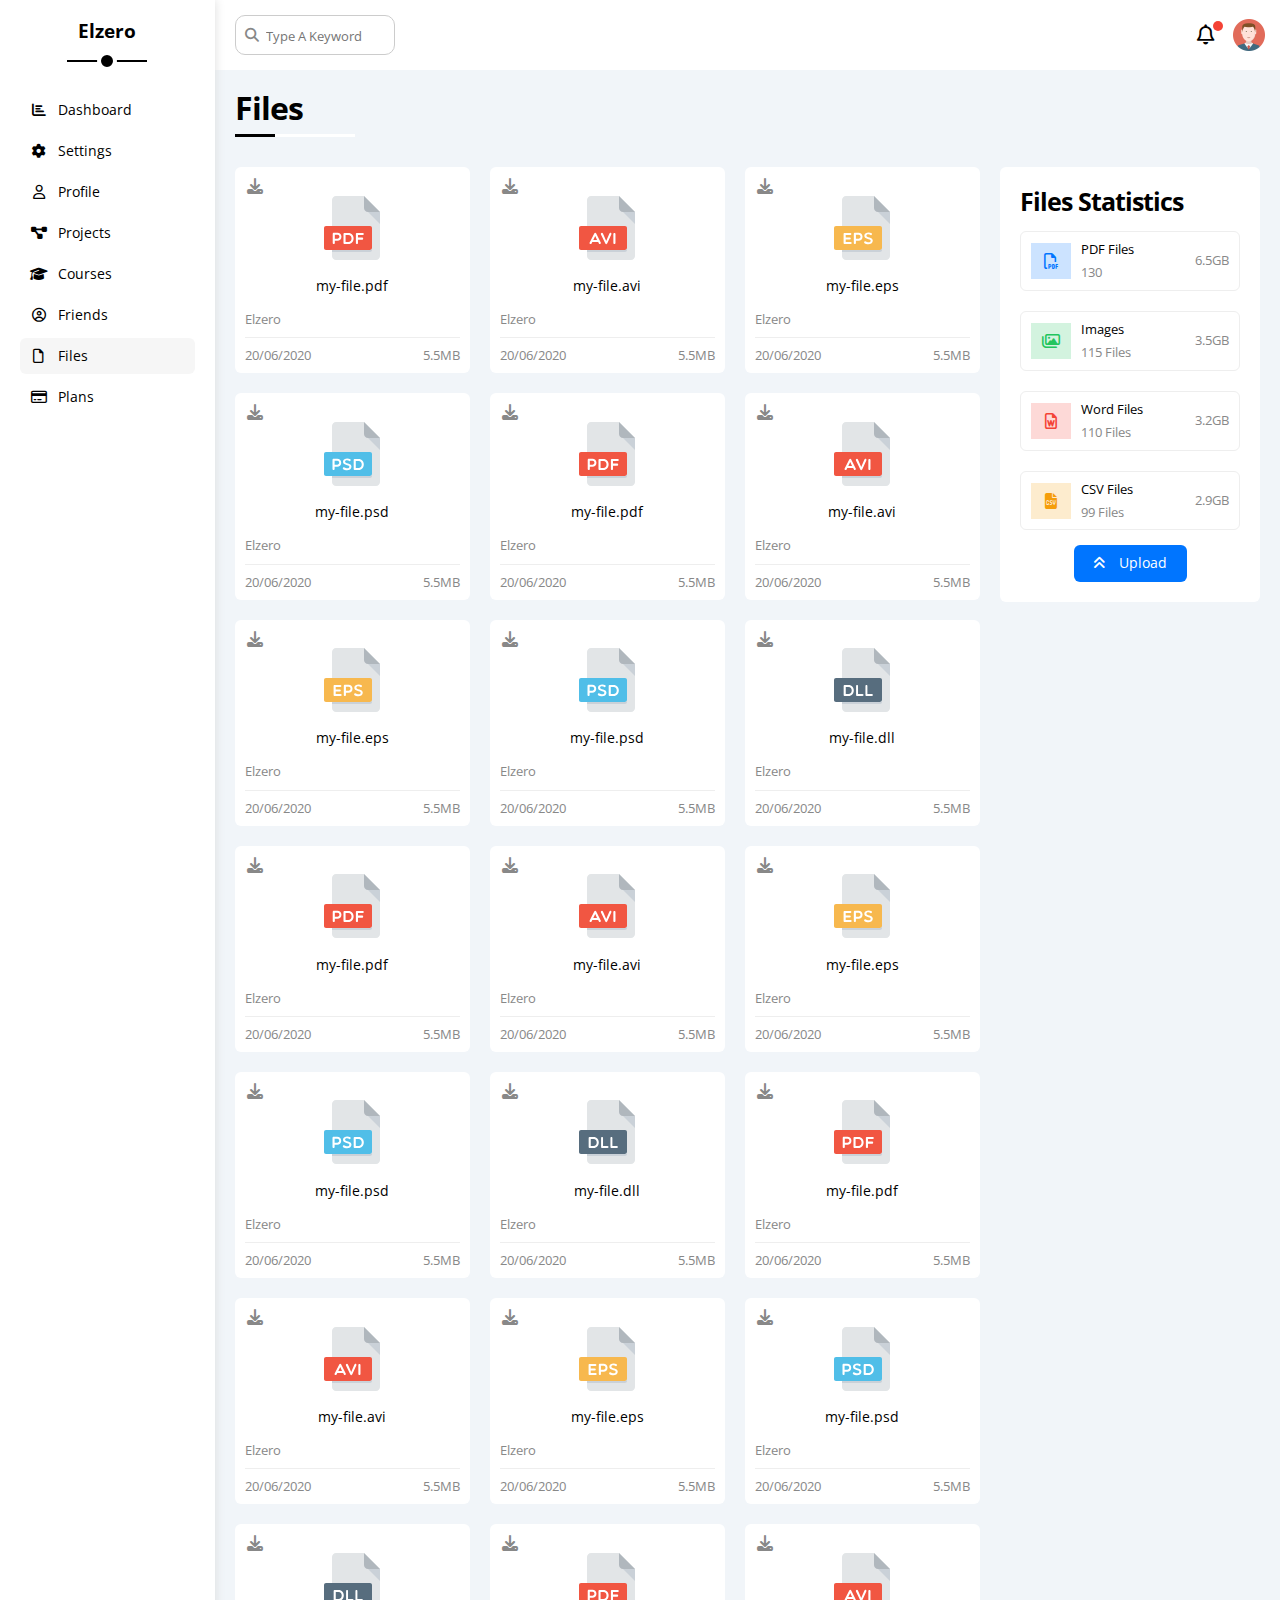
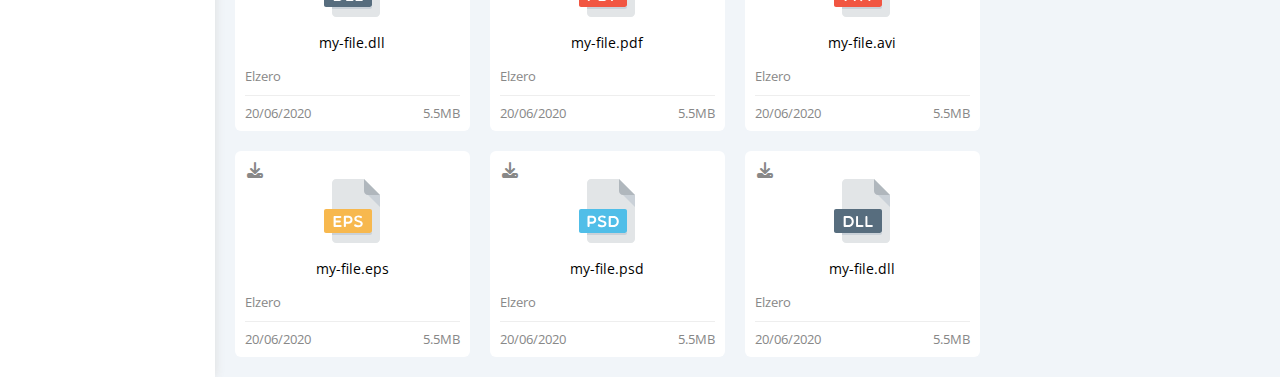
<file: files.html>
<!DOCTYPE html>
<html lang="en">
<head>
    <meta charset="UTF-8">
    <meta http-equiv="X-UA-Compatible" content="IE=edge">
    <meta name="viewport" content="width=device-width, initial-scale=1.0">
    <title>Files Page</title>
    <!-- Font Awesome Libirary -->
    <link rel="stylesheet" href="css/all.min.css"/>
    <!-- Render All Elements Normally -->
    <link rel="stylesheet" href="css/normalize.css"/>
    <!-- Framework File -->
    <link rel="stylesheet" href="css/framework.css"/>
    <!-- Common CSS File -->
    <link rel="stylesheet" href="css/common.css"/>
    <!-- Main CSS File -->
    <link rel="stylesheet" href="css/files.css"/>
    <!-- Google Fonts -->
    <link rel="preconnect" href="https://fonts.googleapis.com">
    <link rel="preconnect" href="https://fonts.gstatic.com" crossorigin>
    <link href="https://fonts.googleapis.com/css2?family=Bai+Jamjuree:wght@300;400;500;600;700&family=Barlow:wght@300;400;500;600;700&family=Berkshire+Swash&family=Cairo:wght@400;500;700&family=Courgette&family=Dancing+Script:wght@400;500;600;700&family=Domine:wght@500;600;700&family=Dosis:wght@500;600;700;800&family=Fredericka+the+Great&family=Gideon+Roman&family=Heebo:wght@300;400;500;600;700;800&family=Inria+Serif:ital,wght@1,300;1,400&family=Inter:wght@100;700;800&family=Jomhuria&family=Josefin+Sans:wght@200;300;400;500;600;700&family=Kaisei+Tokumin:wght@500;700;800&family=Kaushan+Script&family=Libre+Baskerville&family=Lobster&family=Lobster+Two&family=Noto+Serif:wght@700&family=Nunito:wght@300;400;500;600;700;800;900&family=Open+Sans:wght@400;700&family=PT+Serif:wght@400;700&family=Playfair+Display:wght@800&family=Poppins:wght@100;200;300;400;500;600;700;800;900&family=Raleway:wght@400;900&family=Roboto+Slab:wght@400;500;600;700;800&family=Roboto:wght@300;400;500;700;900&family=Rubik:wght@300;400;500;600;700;800;900&family=Sora:wght@100;200;300;400;500;600;700;800&family=Work+Sans:wght@200;300;400;500;600;700;800&display=swap" rel="stylesheet">
</head>
<body>
    <!-- Start Files Page -->
    <div class="page d-flex">
        <!-- Start Sidebar Section -->
        <aside class="main-sidebar bg-white p-20 p-relative">
            <h3 class="text-center mt-0 p-relative">Elzero</h3>
            <ul>
                <li>
                    <a class="d-flex align-items-center fs-14 c-black rad-6 p-10" href="index.html">
                        <i class="fa-solid fa-chart-bar fa-fw"></i>
                        <span class="fs-14">Dashboard</span>
                    </a>
                </li>
                <li>
                    <a class="d-flex align-items-center fs-14 c-black rad-6 p-10" href="settings.html">
                        <i class="fa-solid fa-gear fa-fw"></i>
                        <span class="fs-14">Settings</span>
                    </a>
                </li>
                <li>
                    <a class="d-flex align-items-center fs-14 c-black rad-6 p-10" href="profile.html">
                        <i class="fa-regular fa-user fa-fw"></i>
                        <span class="fs-14">Profile</span>
                    </a>
                </li>
                <li>
                    <a class="d-flex align-items-center fs-14 c-black rad-6 p-10" href="projects.html">
                        <i class="fa-solid fa-diagram-project fa-fw"></i>
                        <span class="fs-14">Projects</span>
                    </a>
                </li>
                <li>
                    <a class="d-flex align-items-center fs-14 c-black rad-6 p-10" href="courses.html">
                        <i class="fa-solid fa-graduation-cap fa-fw"></i>
                        <span class="fs-14">Courses</span>
                    </a>
                </li>
                <li>
                    <a class="d-flex align-items-center fs-14 c-black rad-6 p-10" href="friends.html">
                        <i class="fa-regular fa-circle-user fa-fw"></i>
                        <span class="fs-14">Friends</span>
                    </a>
                </li>
                <li>
                    <a class="active d-flex align-items-center fs-14 c-black rad-6 p-10" href="files.html">
                        <i class="fa-regular fa-file fa-fw"></i>
                        <span class="fs-14">Files</span>
                    </a>
                </li>
                <li>
                    <a class="d-flex align-items-center fs-14 c-black rad-6 p-10" href="plans.html">
                        <i class="fa-regular fa-credit-card fa-fw"></i>
                        <span class="fs-14">Plans</span>
                    </a>
                </li>
            </ul>
        </aside>
        <!-- End Sidebar Section -->
        <!-- Start Content Section -->
        <div class="content w-100">
            <!-- Start Header -->
            <header class="d-flex align-items-center justify-content-between bg-white p-15">
                <div class="search p-relative">
                    <input class="p-10" type="search" placeholder="Type A Keyword"/>
                </div>
                <div class="icons d-flex align-items-center">
                    <span class="notification p-relative"><i class="fa-regular fa-bell fa-lg fa-fw bell"></i></span>
                    <img class="avater-img" src="images/avatar.png" alt="AvaterImg"/>
                </div>
            </header>
            <!-- End Header -->
            <!-- Start Main Heading -->
            <h1 class="main-heading p-relative">Files</h1>
            <!-- End Main Heading -->
            <!-- Start Files Content -->
            <div class="file-page d-flex m-20 g-20">
                <div class="files d-grid g-20">
                    <div class="file-box p-10 rad-6 bg-white">
                        <i class="fa-solid fa-download fa-fw c-gray"></i>
                        <div class="info text-center">
                            <img src="images/pdf.svg" alt="img"/>
                            <p class="fs-14 mt-15 mb-15">my-file.pdf</p>
                        </div>
                        <span class="c-gray fs-13">Elzero</span>
                        <div class="foot d-flex justify-content-between align-items-center pt-10 mt-10">
                            <span class="c-gray fs-13">20/06/2020</span>
                            <span class="c-gray fs-13">5.5MB</span>
                        </div>
                    </div>
                    <div class="file-box p-10 rad-6 bg-white">
                        <i class="fa-solid fa-download fa-fw c-gray"></i>
                        <div class="info text-center">
                            <img src="images/avi.svg" alt="img"/>
                            <p class="fs-14 mt-15 mb-15">my-file.avi</p>
                        </div>
                        <span class="c-gray fs-13">Elzero</span>
                        <div class="foot d-flex justify-content-between align-items-center pt-10 mt-10">
                            <span class="c-gray fs-13">20/06/2020</span>
                            <span class="c-gray fs-13">5.5MB</span>
                        </div>
                    </div>
                    <div class="file-box p-10 rad-6 bg-white">
                        <i class="fa-solid fa-download fa-fw c-gray"></i>
                        <div class="info text-center">
                            <img src="images/eps.svg" alt="img"/>
                            <p class="fs-14 mt-15 mb-15">my-file.eps</p>
                        </div>
                        <span class="c-gray fs-13">Elzero</span>
                        <div class="foot d-flex justify-content-between align-items-center pt-10 mt-10">
                            <span class="c-gray fs-13">20/06/2020</span>
                            <span class="c-gray fs-13">5.5MB</span>
                        </div>
                    </div>
                    <div class="file-box p-10 rad-6 bg-white">
                        <i class="fa-solid fa-download fa-fw c-gray"></i>
                        <div class="info text-center">
                            <img src="images/psd.svg" alt="img"/>
                            <p class="fs-14 mt-15 mb-15">my-file.psd</p>
                        </div>
                        <span class="c-gray fs-13">Elzero</span>
                        <div class="foot d-flex justify-content-between align-items-center pt-10 mt-10">
                            <span class="c-gray fs-13">20/06/2020</span>
                            <span class="c-gray fs-13">5.5MB</span>
                        </div>
                    </div>
                    <div class="file-box p-10 rad-6 bg-white">
                        <i class="fa-solid fa-download fa-fw c-gray"></i>
                        <div class="info text-center">
                            <img src="images/pdf.svg" alt="img"/>
                            <p class="fs-14 mt-15 mb-15">my-file.pdf</p>
                        </div>
                        <span class="c-gray fs-13">Elzero</span>
                        <div class="foot d-flex justify-content-between align-items-center pt-10 mt-10">
                            <span class="c-gray fs-13">20/06/2020</span>
                            <span class="c-gray fs-13">5.5MB</span>
                        </div>
                    </div>
                    <div class="file-box p-10 rad-6 bg-white">
                        <i class="fa-solid fa-download fa-fw c-gray"></i>
                        <div class="info text-center">
                            <img src="images/avi.svg" alt="img"/>
                            <p class="fs-14 mt-15 mb-15">my-file.avi</p>
                        </div>
                        <span class="c-gray fs-13">Elzero</span>
                        <div class="foot d-flex justify-content-between align-items-center pt-10 mt-10">
                            <span class="c-gray fs-13">20/06/2020</span>
                            <span class="c-gray fs-13">5.5MB</span>
                        </div>
                    </div>
                    <div class="file-box p-10 rad-6 bg-white">
                        <i class="fa-solid fa-download fa-fw c-gray"></i>
                        <div class="info text-center">
                            <img src="images/eps.svg" alt="img"/>
                            <p class="fs-14 mt-15 mb-15">my-file.eps</p>
                        </div>
                        <span class="c-gray fs-13">Elzero</span>
                        <div class="foot d-flex justify-content-between align-items-center pt-10 mt-10">
                            <span class="c-gray fs-13">20/06/2020</span>
                            <span class="c-gray fs-13">5.5MB</span>
                        </div>
                    </div>
                    <div class="file-box p-10 rad-6 bg-white">
                        <i class="fa-solid fa-download fa-fw c-gray"></i>
                        <div class="info text-center">
                            <img src="images/psd.svg" alt="img"/>
                            <p class="fs-14 mt-15 mb-15">my-file.psd</p>
                        </div>
                        <span class="c-gray fs-13">Elzero</span>
                        <div class="foot d-flex justify-content-between align-items-center pt-10 mt-10">
                            <span class="c-gray fs-13">20/06/2020</span>
                            <span class="c-gray fs-13">5.5MB</span>
                        </div>
                    </div>
                    <div class="file-box p-10 rad-6 bg-white">
                        <i class="fa-solid fa-download fa-fw c-gray"></i>
                        <div class="info text-center">
                            <img src="images/dll.svg" alt="img"/>
                            <p class="fs-14 mt-15 mb-15">my-file.dll</p>
                        </div>
                        <span class="c-gray fs-13">Elzero</span>
                        <div class="foot d-flex justify-content-between align-items-center pt-10 mt-10">
                            <span class="c-gray fs-13">20/06/2020</span>
                            <span class="c-gray fs-13">5.5MB</span>
                        </div>
                    </div>
                    <div class="file-box p-10 rad-6 bg-white">
                        <i class="fa-solid fa-download fa-fw c-gray"></i>
                        <div class="info text-center">
                            <img src="images/pdf.svg" alt="img"/>
                            <p class="fs-14 mt-15 mb-15">my-file.pdf</p>
                        </div>
                        <span class="c-gray fs-13">Elzero</span>
                        <div class="foot d-flex justify-content-between align-items-center pt-10 mt-10">
                            <span class="c-gray fs-13">20/06/2020</span>
                            <span class="c-gray fs-13">5.5MB</span>
                        </div>
                    </div>
                    <div class="file-box p-10 rad-6 bg-white">
                        <i class="fa-solid fa-download fa-fw c-gray"></i>
                        <div class="info text-center">
                            <img src="images/avi.svg" alt="img"/>
                            <p class="fs-14 mt-15 mb-15">my-file.avi</p>
                        </div>
                        <span class="c-gray fs-13">Elzero</span>
                        <div class="foot d-flex justify-content-between align-items-center pt-10 mt-10">
                            <span class="c-gray fs-13">20/06/2020</span>
                            <span class="c-gray fs-13">5.5MB</span>
                        </div>
                    </div>
                    <div class="file-box p-10 rad-6 bg-white">
                        <i class="fa-solid fa-download fa-fw c-gray"></i>
                        <div class="info text-center">
                            <img src="images/eps.svg" alt="img"/>
                            <p class="fs-14 mt-15 mb-15">my-file.eps</p>
                        </div>
                        <span class="c-gray fs-13">Elzero</span>
                        <div class="foot d-flex justify-content-between align-items-center pt-10 mt-10">
                            <span class="c-gray fs-13">20/06/2020</span>
                            <span class="c-gray fs-13">5.5MB</span>
                        </div>
                    </div>
                    <div class="file-box p-10 rad-6 bg-white">
                        <i class="fa-solid fa-download fa-fw c-gray"></i>
                        <div class="info text-center">
                            <img src="images/psd.svg" alt="img"/>
                            <p class="fs-14 mt-15 mb-15">my-file.psd</p>
                        </div>
                        <span class="c-gray fs-13">Elzero</span>
                        <div class="foot d-flex justify-content-between align-items-center pt-10 mt-10">
                            <span class="c-gray fs-13">20/06/2020</span>
                            <span class="c-gray fs-13">5.5MB</span>
                        </div>
                    </div>
                    <div class="file-box p-10 rad-6 bg-white">
                        <i class="fa-solid fa-download fa-fw c-gray"></i>
                        <div class="info text-center">
                            <img src="images/dll.svg" alt="img"/>
                            <p class="fs-14 mt-15 mb-15">my-file.dll</p>
                        </div>
                        <span class="c-gray fs-13">Elzero</span>
                        <div class="foot d-flex justify-content-between align-items-center pt-10 mt-10">
                            <span class="c-gray fs-13">20/06/2020</span>
                            <span class="c-gray fs-13">5.5MB</span>
                        </div>
                    </div>
                    <div class="file-box p-10 rad-6 bg-white">
                        <i class="fa-solid fa-download fa-fw c-gray"></i>
                        <div class="info text-center">
                            <img src="images/pdf.svg" alt="img"/>
                            <p class="fs-14 mt-15 mb-15">my-file.pdf</p>
                        </div>
                        <span class="c-gray fs-13">Elzero</span>
                        <div class="foot d-flex justify-content-between align-items-center pt-10 mt-10">
                            <span class="c-gray fs-13">20/06/2020</span>
                            <span class="c-gray fs-13">5.5MB</span>
                        </div>
                    </div>
                    <div class="file-box p-10 rad-6 bg-white">
                        <i class="fa-solid fa-download fa-fw c-gray"></i>
                        <div class="info text-center">
                            <img src="images/avi.svg" alt="img"/>
                            <p class="fs-14 mt-15 mb-15">my-file.avi</p>
                        </div>
                        <span class="c-gray fs-13">Elzero</span>
                        <div class="foot d-flex justify-content-between align-items-center pt-10 mt-10">
                            <span class="c-gray fs-13">20/06/2020</span>
                            <span class="c-gray fs-13">5.5MB</span>
                        </div>
                    </div>
                    <div class="file-box p-10 rad-6 bg-white">
                        <i class="fa-solid fa-download fa-fw c-gray"></i>
                        <div class="info text-center">
                            <img src="images/eps.svg" alt="img"/>
                            <p class="fs-14 mt-15 mb-15">my-file.eps</p>
                        </div>
                        <span class="c-gray fs-13">Elzero</span>
                        <div class="foot d-flex justify-content-between align-items-center pt-10 mt-10">
                            <span class="c-gray fs-13">20/06/2020</span>
                            <span class="c-gray fs-13">5.5MB</span>
                        </div>
                    </div>
                    <div class="file-box p-10 rad-6 bg-white">
                        <i class="fa-solid fa-download fa-fw c-gray"></i>
                        <div class="info text-center">
                            <img src="images/psd.svg" alt="img"/>
                            <p class="fs-14 mt-15 mb-15">my-file.psd</p>
                        </div>
                        <span class="c-gray fs-13">Elzero</span>
                        <div class="foot d-flex justify-content-between align-items-center pt-10 mt-10">
                            <span class="c-gray fs-13">20/06/2020</span>
                            <span class="c-gray fs-13">5.5MB</span>
                        </div>
                    </div>
                    <div class="file-box p-10 rad-6 bg-white">
                        <i class="fa-solid fa-download fa-fw c-gray"></i>
                        <div class="info text-center">
                            <img src="images/dll.svg" alt="img"/>
                            <p class="fs-14 mt-15 mb-15">my-file.dll</p>
                        </div>
                        <span class="c-gray fs-13">Elzero</span>
                        <div class="foot d-flex justify-content-between align-items-center pt-10 mt-10">
                            <span class="c-gray fs-13">20/06/2020</span>
                            <span class="c-gray fs-13">5.5MB</span>
                        </div>
                    </div>
                    <div class="file-box p-10 rad-6 bg-white">
                        <i class="fa-solid fa-download fa-fw c-gray"></i>
                        <div class="info text-center">
                            <img src="images/pdf.svg" alt="img"/>
                            <p class="fs-14 mt-15 mb-15">my-file.pdf</p>
                        </div>
                        <span class="c-gray fs-13">Elzero</span>
                        <div class="foot d-flex justify-content-between align-items-center pt-10 mt-10">
                            <span class="c-gray fs-13">20/06/2020</span>
                            <span class="c-gray fs-13">5.5MB</span>
                        </div>
                    </div>
                    <div class="file-box p-10 rad-6 bg-white">
                        <i class="fa-solid fa-download fa-fw c-gray"></i>
                        <div class="info text-center">
                            <img src="images/avi.svg" alt="img"/>
                            <p class="fs-14 mt-15 mb-15">my-file.avi</p>
                        </div>
                        <span class="c-gray fs-13">Elzero</span>
                        <div class="foot d-flex justify-content-between align-items-center pt-10 mt-10">
                            <span class="c-gray fs-13">20/06/2020</span>
                            <span class="c-gray fs-13">5.5MB</span>
                        </div>
                    </div>
                    <div class="file-box p-10 rad-6 bg-white">
                        <i class="fa-solid fa-download fa-fw c-gray"></i>
                        <div class="info text-center">
                            <img src="images/eps.svg" alt="img"/>
                            <p class="fs-14 mt-15 mb-15">my-file.eps</p>
                        </div>
                        <span class="c-gray fs-13">Elzero</span>
                        <div class="foot d-flex justify-content-between align-items-center pt-10 mt-10">
                            <span class="c-gray fs-13">20/06/2020</span>
                            <span class="c-gray fs-13">5.5MB</span>
                        </div>
                    </div>
                    <div class="file-box p-10 rad-6 bg-white">
                        <i class="fa-solid fa-download fa-fw c-gray"></i>
                        <div class="info text-center">
                            <img src="images/psd.svg" alt="img"/>
                            <p class="fs-14 mt-15 mb-15">my-file.psd</p>
                        </div>
                        <span class="c-gray fs-13">Elzero</span>
                        <div class="foot d-flex justify-content-between align-items-center pt-10 mt-10">
                            <span class="c-gray fs-13">20/06/2020</span>
                            <span class="c-gray fs-13">5.5MB</span>
                        </div>
                    </div>
                    <div class="file-box p-10 rad-6 bg-white">
                        <i class="fa-solid fa-download fa-fw c-gray"></i>
                        <div class="info text-center">
                            <img src="images/dll.svg" alt="img"/>
                            <p class="fs-14 mt-15 mb-15">my-file.dll</p>
                        </div>
                        <span class="c-gray fs-13">Elzero</span>
                        <div class="foot d-flex justify-content-between align-items-center pt-10 mt-10">
                            <span class="c-gray fs-13">20/06/2020</span>
                            <span class="c-gray fs-13">5.5MB</span>
                        </div>
                    </div>
                </div>
                <div class="Statistics bg-white rad-6 p-20">
                    <h2 class="m-0 mb-15 fs-25 ls text-c-mobile">Files Statistics</h2>
                    <div class="statistic d-flex justify-content-between align-items-center p-10 rad-6 mb-20">
                        <div class="image d-flex align-items-center">
                            <i class="fa-regular fa-file-pdf blue fa-fw c-blue pt-10 pb-10 pl-20 pr-20 center-flex"></i>
                            <p class="fs-13 ml-10">PDF Files <span class="c-gray d-block mt-8">130</span></p>
                        </div>
                        <span class="c-gray fs-13">6.5GB</span>
                    </div>
                    <div class="statistic d-flex justify-content-between align-items-center p-10 rad-6 mb-20">
                        <div class="image d-flex align-items-center">
                            <i class="fa-sharp fa-regular fa-images green fa-fw c-green pt-10 pb-10 pl-20 pr-20 center-flex"></i>
                            <p class="fs-13 ml-10">Images <span class="c-gray d-block mt-8">115 Files</span></p>
                        </div>
                        <span class="c-gray fs-13">3.5GB</span>
                    </div>
                    <div class="statistic d-flex justify-content-between align-items-center p-10 rad-6 mb-20">
                        <div class="image d-flex align-items-center">
                            <i class="fa-regular fa-file-word red fa-fw c-red pt-10 pb-10 pl-20 pr-20 center-flex"></i>
                            <p class="fs-13 ml-10">Word Files <span class="c-gray d-block mt-8">110 Files</span></p>
                        </div>
                        <span class="c-gray fs-13">3.2GB</span>
                    </div>
                    <div class="statistic d-flex justify-content-between align-items-center p-10 rad-6 mb-15">
                        <div class="image d-flex align-items-center">
                            <i class="fa-solid fa-file-csv orange fa-fw c-orange pt-10 pb-10 pl-20 pr-20 center-flex"></i>
                            <p class="fs-13 ml-10">CSV Files <span class="c-gray d-block mt-8">99 Files</span></p>
                        </div>
                        <span class="c-gray fs-13">2.9GB</span>
                    </div>
                    <a href="#" class="upload d-block w-fit text-center c-white rad-6 pt-10 pb-10 pl-20 pr-20 bg-blue fs-14 m-auto">
                        <i class="fa-solid fa-angles-up"></i>
                        <span class="ml-10">Upload</span>
                    </a>
                </div>
            </div>
            <!-- End Files Content -->
        </div>
        <!-- End Content Section -->
    </div>
    <!-- End Files Page -->
</body>
</html>
</file>
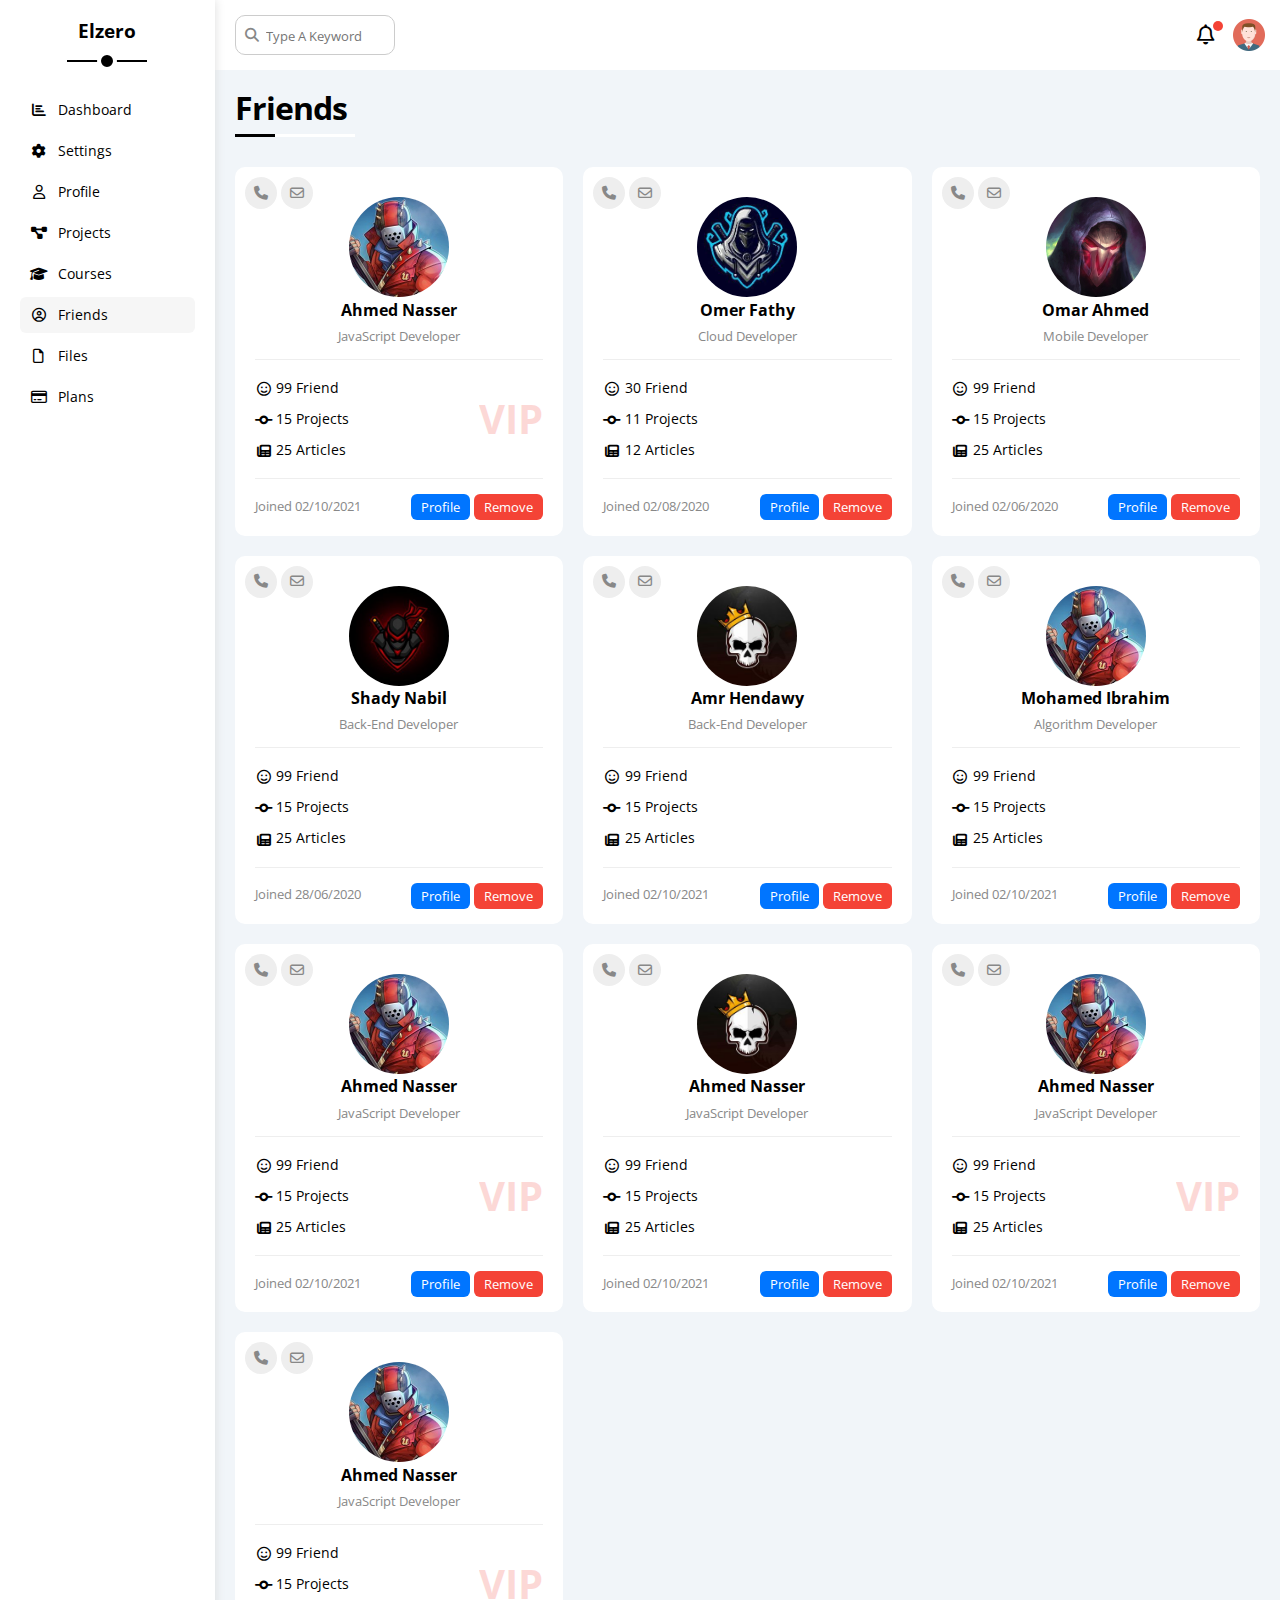
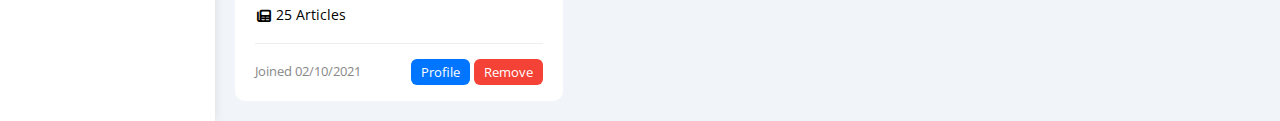
<file: friends.html>
<!DOCTYPE html>
<html lang="en">
<head>
    <meta charset="UTF-8">
    <meta http-equiv="X-UA-Compatible" content="IE=edge">
    <meta name="viewport" content="width=device-width, initial-scale=1.0">
    <title>Freinds Page</title>
    <!-- Font Awesome Libirary -->
    <link rel="stylesheet" href="css/all.min.css"/>
    <!-- Render All Elements Normally -->
    <link rel="stylesheet" href="css/normalize.css"/>
    <!-- Framework File -->
    <link rel="stylesheet" href="css/framework.css"/>
    <!-- Common CSS File -->
    <link rel="stylesheet" href="css/common.css"/>
    <!-- Main CSS File -->
    <link rel="stylesheet" href="css/freinds.css"/>
    <!-- Google Fonts -->
    <link rel="preconnect" href="https://fonts.googleapis.com">
    <link rel="preconnect" href="https://fonts.gstatic.com" crossorigin>
    <link href="https://fonts.googleapis.com/css2?family=Bai+Jamjuree:wght@300;400;500;600;700&family=Barlow:wght@300;400;500;600;700&family=Berkshire+Swash&family=Cairo:wght@400;500;700&family=Courgette&family=Dancing+Script:wght@400;500;600;700&family=Domine:wght@500;600;700&family=Dosis:wght@500;600;700;800&family=Fredericka+the+Great&family=Gideon+Roman&family=Heebo:wght@300;400;500;600;700;800&family=Inria+Serif:ital,wght@1,300;1,400&family=Inter:wght@100;700;800&family=Jomhuria&family=Josefin+Sans:wght@200;300;400;500;600;700&family=Kaisei+Tokumin:wght@500;700;800&family=Kaushan+Script&family=Libre+Baskerville&family=Lobster&family=Lobster+Two&family=Noto+Serif:wght@700&family=Nunito:wght@300;400;500;600;700;800;900&family=Open+Sans:wght@400;700&family=PT+Serif:wght@400;700&family=Playfair+Display:wght@800&family=Poppins:wght@100;200;300;400;500;600;700;800;900&family=Raleway:wght@400;900&family=Roboto+Slab:wght@400;500;600;700;800&family=Roboto:wght@300;400;500;700;900&family=Rubik:wght@300;400;500;600;700;800;900&family=Sora:wght@100;200;300;400;500;600;700;800&family=Work+Sans:wght@200;300;400;500;600;700;800&display=swap" rel="stylesheet">
</head>
<body>
    <!-- Start Freinds Page -->
    <div class="page d-flex">
        <!-- Start Sidebar Section -->
        <aside class="main-sidebar bg-white p-20 p-relative">
            <h3 class="text-center mt-0 p-relative">Elzero</h3>
            <ul>
                <li>
                    <a class="d-flex align-items-center fs-14 c-black rad-6 p-10" href="index.html">
                        <i class="fa-solid fa-chart-bar fa-fw"></i>
                        <span class="fs-14">Dashboard</span>
                    </a>
                </li>
                <li>
                    <a class="d-flex align-items-center fs-14 c-black rad-6 p-10" href="settings.html">
                        <i class="fa-solid fa-gear fa-fw"></i>
                        <span class="fs-14">Settings</span>
                    </a>
                </li>
                <li>
                    <a class="d-flex align-items-center fs-14 c-black rad-6 p-10" href="profile.html">
                        <i class="fa-regular fa-user fa-fw"></i>
                        <span class="fs-14">Profile</span>
                    </a>
                </li>
                <li>
                    <a class="d-flex align-items-center fs-14 c-black rad-6 p-10" href="projects.html">
                        <i class="fa-solid fa-diagram-project fa-fw"></i>
                        <span class="fs-14">Projects</span>
                    </a>
                </li>
                <li>
                    <a class="d-flex align-items-center fs-14 c-black rad-6 p-10" href="courses.html">
                        <i class="fa-solid fa-graduation-cap fa-fw"></i>
                        <span class="fs-14">Courses</span>
                    </a>
                </li>
                <li>
                    <a class="active d-flex align-items-center fs-14 c-black rad-6 p-10" href="friends.html">
                        <i class="fa-regular fa-circle-user fa-fw"></i>
                        <span class="fs-14">Friends</span>
                    </a>
                </li>
                <li>
                    <a class="d-flex align-items-center fs-14 c-black rad-6 p-10" href="files.html">
                        <i class="fa-regular fa-file fa-fw"></i>
                        <span class="fs-14">Files</span>
                    </a>
                </li>
                <li>
                    <a class="d-flex align-items-center fs-14 c-black rad-6 p-10" href="plans.html">
                        <i class="fa-regular fa-credit-card fa-fw"></i>
                        <span class="fs-14">Plans</span>
                    </a>
                </li>
            </ul>
        </aside>
        <!-- End Sidebar Section -->
        <!-- Start Content Section -->
        <div class="content w-100">
            <!-- Start Header -->
            <header class="d-flex align-items-center justify-content-between bg-white p-15">
                <div class="search p-relative">
                    <input class="p-10" type="search" placeholder="Type A Keyword"/>
                </div>
                <div class="icons d-flex align-items-center">
                    <span class="notification p-relative"><i class="fa-regular fa-bell fa-lg fa-fw bell"></i></span>
                    <img class="avater-img" src="images/avatar.png" alt="AvaterImg"/>
                </div>
            </header>
            <!-- End Header -->
            <!-- Start Main Heading -->
            <h1 class="main-heading p-relative">Friends</h1>
            <!-- End Main Heading -->
            <!-- Start Freinds -->
            <div class="freinds-page d-grid m-20 g-20">
                <div class="freind bg-white p-20 rad-10 p-relative">
                    <div class="anc">
                        <a href="#" class="phone c-gray bg-eee"><i class="fa-solid fa-phone fa-fw fa-lg fs-14"></i></a>
                        <a href="#" class="message c-gray bg-eee"><i class="fa-regular fa-envelope fa-fw fa-lg fs-14"></i></a>
                    </div>
                    <div class="info text-center pt-10">
                        <img src="images/friend-01 (1).jpg" alt="img"/>
                        <h4 class="m-0">Ahmed Nasser</h4>
                        <p class="c-gray mt-10 mb-15 fs-13">JavaScript Developer</p>
                    </div>
                    <div class="contain d-flex justify-content-between align-items-center pt-10 pb-10 mt-10 mb-10">
                        <div class="data pt-10 pb-10">
                            <p class="fs-14 mb-15"><i class="fa-regular fa-face-smile fa-fw fa-lg fs-14"></i> 99 Friend</p>
                            <p class="fs-14 mb-15"><i class="fa-solid fa-code-commit fa-fw fa-lg fs-14"></i> 15 Projects</p>
                            <p class="fs-14"><i class="fa-solid fa-newspaper fa-fw fa-lg fs-14"></i> 25 Articles</p>
                        </div>
                        <div class="vip c-red fw-bold">VIP</div>
                    </div>
                    <div class="foot d-flex justify-content-between align-items-center pt-8">
                        <p class="c-gray fs-13">Joined 02/10/2021</p>
                        <div class="ancor">
                            <a class="c-white btn-shape bg-blue fs-13" href="profile.html">Profile</a>
                            <a class="c-white btn-shape bg-red fs-13" href="#">Remove</a>
                        </div>
                    </div>
                </div>
                <div class="freind bg-white p-20 rad-10 p-relative">
                    <div class="anc">
                        <a href="#" class="phone c-gray bg-eee"><i class="fa-solid fa-phone fa-fw fa-lg fs-14"></i></a>
                        <a href="#" class="message c-gray bg-eee"><i class="fa-regular fa-envelope fa-fw fa-lg fs-14"></i></a>
                    </div>
                    <div class="info text-center pt-10">
                        <img src="images/friend-02 (1).jpg" alt="img"/>
                        <h4 class="m-0">Omer Fathy</h4>
                        <p class="c-gray mt-10 mb-15 fs-13">Cloud Developer</p>
                    </div>
                    <div class="contain pt-10 pb-10 mt-10 mb-10">
                        <div class="data pt-10 pb-10">
                            <p class="fs-14 mb-15"><i class="fa-regular fa-face-smile fa-fw fa-lg fs-14"></i> 30 Friend</p>
                            <p class="fs-14 mb-15"><i class="fa-solid fa-code-commit fa-fw fa-lg fs-14"></i> 11 Projects</p>
                            <p class="fs-14"><i class="fa-solid fa-newspaper fa-fw fa-lg fs-14"></i> 12 Articles</p>
                        </div>
                    </div>
                    <div class="foot d-flex justify-content-between align-items-center pt-8">
                        <p class="c-gray fs-13">Joined 02/08/2020</p>
                        <div class="ancor">
                            <a class="c-white btn-shape bg-blue fs-13" href="profile.html">Profile</a>
                            <a class="c-white btn-shape bg-red fs-13" href="#">Remove</a>
                        </div>
                    </div>
                </div>
                <div class="freind bg-white p-20 rad-10 p-relative">
                    <div class="anc">
                        <a href="#" class="phone c-gray bg-eee"><i class="fa-solid fa-phone fa-fw fa-lg fs-14"></i></a>
                        <a href="#" class="message c-gray bg-eee"><i class="fa-regular fa-envelope fa-fw fa-lg fs-14"></i></a>
                    </div>
                    <div class="info text-center pt-10">
                        <img src="images/friend-03 (1).jpg" alt="img"/>
                        <h4 class="m-0">Omar Ahmed</h4>
                        <p class="c-gray mt-10 mb-15 fs-13">Mobile Developer</p>
                    </div>
                    <div class="contain pt-10 pb-10 mt-10 mb-10">
                        <div class="data pt-10 pb-10">
                            <p class="fs-14 mb-15"><i class="fa-regular fa-face-smile fa-fw fa-lg fs-14"></i> 99 Friend</p>
                            <p class="fs-14 mb-15"><i class="fa-solid fa-code-commit fa-fw fa-lg fs-14"></i> 15 Projects</p>
                            <p class="fs-14"><i class="fa-solid fa-newspaper fa-fw fa-lg fs-14"></i> 25 Articles</p>
                        </div>
                    </div>
                    <div class="foot d-flex justify-content-between align-items-center pt-8">
                        <p class="c-gray fs-13">Joined 02/06/2020</p>
                        <div class="ancor">
                            <a class="c-white btn-shape bg-blue fs-13" href="profile.html">Profile</a>
                            <a class="c-white btn-shape bg-red fs-13" href="#">Remove</a>
                        </div>
                    </div>
                </div>
                <div class="freind bg-white p-20 rad-10 p-relative">
                    <div class="anc">
                        <a href="#" class="phone c-gray bg-eee"><i class="fa-solid fa-phone fa-fw fa-lg fs-14"></i></a>
                        <a href="#" class="message c-gray bg-eee"><i class="fa-regular fa-envelope fa-fw fa-lg fs-14"></i></a>
                    </div>
                    <div class="info text-center pt-10">
                        <img src="images/friend-04 (1).jpg" alt="img"/>
                        <h4 class="m-0">Shady Nabil</h4>
                        <p class="c-gray mt-10 mb-15 fs-13">Back-End Developer</p>
                    </div>
                    <div class="contain pt-10 pb-10 mt-10 mb-10">
                        <div class="data pt-10 pb-10">
                            <p class="fs-14 mb-15"><i class="fa-regular fa-face-smile fa-fw fa-lg fs-14"></i> 99 Friend</p>
                            <p class="fs-14 mb-15"><i class="fa-solid fa-code-commit fa-fw fa-lg fs-14"></i> 15 Projects</p>
                            <p class="fs-14"><i class="fa-solid fa-newspaper fa-fw fa-lg fs-14"></i> 25 Articles</p>
                        </div>
                    </div>
                    <div class="foot d-flex justify-content-between align-items-center pt-8">
                        <p class="c-gray fs-13">Joined 28/06/2020</p>
                        <div class="ancor">
                            <a class="c-white btn-shape bg-blue fs-13" href="profile.html">Profile</a>
                            <a class="c-white btn-shape bg-red fs-13" href="#">Remove</a>
                        </div>
                    </div>
                </div>
                <div class="freind bg-white p-20 rad-10 p-relative">
                    <div class="anc">
                        <a href="#" class="phone c-gray bg-eee"><i class="fa-solid fa-phone fa-fw fa-lg fs-14"></i></a>
                        <a href="#" class="message c-gray bg-eee"><i class="fa-regular fa-envelope fa-fw fa-lg fs-14"></i></a>
                    </div>
                    <div class="info text-center pt-10">
                        <img src="images/friend-05 (1).jpg" alt="img"/>
                        <h4 class="m-0">Amr Hendawy</h4>
                        <p class="c-gray mt-10 mb-15 fs-13">Back-End Developer</p>
                    </div>
                    <div class="contain pt-10 pb-10 mt-10 mb-10">
                        <div class="data pt-10 pb-10">
                            <p class="fs-14 mb-15"><i class="fa-regular fa-face-smile fa-fw fa-lg fs-14"></i> 99 Friend</p>
                            <p class="fs-14 mb-15"><i class="fa-solid fa-code-commit fa-fw fa-lg fs-14"></i> 15 Projects</p>
                            <p class="fs-14"><i class="fa-solid fa-newspaper fa-fw fa-lg fs-14"></i> 25 Articles</p>
                        </div>
                    </div>
                    <div class="foot d-flex justify-content-between align-items-center pt-8">
                        <p class="c-gray fs-13">Joined 02/10/2021</p>
                        <div class="ancor">
                            <a class="c-white btn-shape bg-blue fs-13" href="profile.html">Profile</a>
                            <a class="c-white btn-shape bg-red fs-13" href="#">Remove</a>
                        </div>
                    </div>
                </div>
                <div class="freind bg-white p-20 rad-10 p-relative">
                    <div class="anc">
                        <a href="#" class="phone c-gray bg-eee"><i class="fa-solid fa-phone fa-fw fa-lg fs-14"></i></a>
                        <a href="#" class="message c-gray bg-eee"><i class="fa-regular fa-envelope fa-fw fa-lg fs-14"></i></a>
                    </div>
                    <div class="info text-center pt-10">
                        <img src="images/friend-01 (1).jpg" alt="img"/>
                        <h4 class="m-0">Mohamed Ibrahim</h4>
                        <p class="c-gray mt-10 mb-15 fs-13">Algorithm Developer</p>
                    </div>
                    <div class="contain pt-10 pb-10 mt-10 mb-10">
                        <div class="data pt-10 pb-10">
                            <p class="fs-14 mb-15"><i class="fa-regular fa-face-smile fa-fw fa-lg fs-14"></i> 99 Friend</p>
                            <p class="fs-14 mb-15"><i class="fa-solid fa-code-commit fa-fw fa-lg fs-14"></i> 15 Projects</p>
                            <p class="fs-14"><i class="fa-solid fa-newspaper fa-fw fa-lg fs-14"></i> 25 Articles</p>
                        </div>
                    </div>
                    <div class="foot d-flex justify-content-between align-items-center pt-8">
                        <p class="c-gray fs-13">Joined 02/10/2021</p>
                        <div class="ancor">
                            <a class="c-white btn-shape bg-blue fs-13" href="profile.html">Profile</a>
                            <a class="c-white btn-shape bg-red fs-13" href="#">Remove</a>
                        </div>
                    </div>
                </div>
                <div class="freind bg-white p-20 rad-10 p-relative">
                    <div class="anc">
                        <a href="#" class="phone c-gray bg-eee"><i class="fa-solid fa-phone fa-fw fa-lg fs-14"></i></a>
                        <a href="#" class="message c-gray bg-eee"><i class="fa-regular fa-envelope fa-fw fa-lg fs-14"></i></a>
                    </div>
                    <div class="info text-center pt-10">
                        <img src="images/friend-01 (1).jpg" alt="img"/>
                        <h4 class="m-0">Ahmed Nasser</h4>
                        <p class="c-gray mt-10 mb-15 fs-13">JavaScript Developer</p>
                    </div>
                    <div class="contain d-flex justify-content-between align-items-center pt-10 pb-10 mt-10 mb-10">
                        <div class="data pt-10 pb-10">
                            <p class="fs-14 mb-15"><i class="fa-regular fa-face-smile fa-fw fa-lg fs-14"></i> 99 Friend</p>
                            <p class="fs-14 mb-15"><i class="fa-solid fa-code-commit fa-fw fa-lg fs-14"></i> 15 Projects</p>
                            <p class="fs-14"><i class="fa-solid fa-newspaper fa-fw fa-lg fs-14"></i> 25 Articles</p>
                        </div>
                        <div class="vip c-red fw-bold">VIP</div>
                    </div>
                    <div class="foot d-flex justify-content-between align-items-center pt-8">
                        <p class="c-gray fs-13">Joined 02/10/2021</p>
                        <div class="ancor">
                            <a class="c-white btn-shape bg-blue fs-13" href="profile.html">Profile</a>
                            <a class="c-white btn-shape bg-red fs-13" href="#">Remove</a>
                        </div>
                    </div>
                </div>
                <div class="freind bg-white p-20 rad-10 p-relative">
                    <div class="anc">
                        <a href="#" class="phone c-gray bg-eee"><i class="fa-solid fa-phone fa-fw fa-lg fs-14"></i></a>
                        <a href="#" class="message c-gray bg-eee"><i class="fa-regular fa-envelope fa-fw fa-lg fs-14"></i></a>
                    </div>
                    <div class="info text-center pt-10">
                        <img src="images/friend-05 (1).jpg" alt="img"/>
                        <h4 class="m-0">Ahmed Nasser</h4>
                        <p class="c-gray mt-10 mb-15 fs-13">JavaScript Developer</p>
                    </div>
                    <div class="contain d-flex pt-10 pb-10 mt-10 mb-10">
                        <div class="data pt-10 pb-10">
                            <p class="fs-14 mb-15"><i class="fa-regular fa-face-smile fa-fw fa-lg fs-14"></i> 99 Friend</p>
                            <p class="fs-14 mb-15"><i class="fa-solid fa-code-commit fa-fw fa-lg fs-14"></i> 15 Projects</p>
                            <p class="fs-14"><i class="fa-solid fa-newspaper fa-fw fa-lg fs-14"></i> 25 Articles</p>
                        </div>
                    </div>
                    <div class="foot d-flex justify-content-between align-items-center pt-8">
                        <p class="c-gray fs-13">Joined 02/10/2021</p>
                        <div class="ancor">
                            <a class="c-white btn-shape bg-blue fs-13" href="profile.html">Profile</a>
                            <a class="c-white btn-shape bg-red fs-13" href="#">Remove</a>
                        </div>
                    </div>
                </div>
                <div class="freind bg-white p-20 rad-10 p-relative">
                    <div class="anc">
                        <a href="#" class="phone c-gray bg-eee"><i class="fa-solid fa-phone fa-fw fa-lg fs-14"></i></a>
                        <a href="#" class="message c-gray bg-eee"><i class="fa-regular fa-envelope fa-fw fa-lg fs-14"></i></a>
                    </div>
                    <div class="info text-center pt-10">
                        <img src="images/friend-01 (1).jpg" alt="img"/>
                        <h4 class="m-0">Ahmed Nasser</h4>
                        <p class="c-gray mt-10 mb-15 fs-13">JavaScript Developer</p>
                    </div>
                    <div class="contain d-flex justify-content-between align-items-center pt-10 pb-10 mt-10 mb-10">
                        <div class="data pt-10 pb-10">
                            <p class="fs-14 mb-15"><i class="fa-regular fa-face-smile fa-fw fa-lg fs-14"></i> 99 Friend</p>
                            <p class="fs-14 mb-15"><i class="fa-solid fa-code-commit fa-fw fa-lg fs-14"></i> 15 Projects</p>
                            <p class="fs-14"><i class="fa-solid fa-newspaper fa-fw fa-lg fs-14"></i> 25 Articles</p>
                        </div>
                        <div class="vip c-red fw-bold">VIP</div>
                    </div>
                    <div class="foot d-flex justify-content-between align-items-center pt-8">
                        <p class="c-gray fs-13">Joined 02/10/2021</p>
                        <div class="ancor">
                            <a class="c-white btn-shape bg-blue fs-13" href="profile.html">Profile</a>
                            <a class="c-white btn-shape bg-red fs-13" href="#">Remove</a>
                        </div>
                    </div>
                </div>
                <div class="freind bg-white p-20 rad-10 p-relative">
                    <div class="anc">
                        <a href="#" class="phone c-gray bg-eee"><i class="fa-solid fa-phone fa-fw fa-lg fs-14"></i></a>
                        <a href="#" class="message c-gray bg-eee"><i class="fa-regular fa-envelope fa-fw fa-lg fs-14"></i></a>
                    </div>
                    <div class="info text-center pt-10">
                        <img src="images/friend-01 (1).jpg" alt="img"/>
                        <h4 class="m-0">Ahmed Nasser</h4>
                        <p class="c-gray mt-10 mb-15 fs-13">JavaScript Developer</p>
                    </div>
                    <div class="contain d-flex justify-content-between align-items-center pt-10 pb-10 mt-10 mb-10">
                        <div class="data pt-10 pb-10">
                            <p class="fs-14 mb-15"><i class="fa-regular fa-face-smile fa-fw fa-lg fs-14"></i> 99 Friend</p>
                            <p class="fs-14 mb-15"><i class="fa-solid fa-code-commit fa-fw fa-lg fs-14"></i> 15 Projects</p>
                            <p class="fs-14"><i class="fa-solid fa-newspaper fa-fw fa-lg fs-14"></i> 25 Articles</p>
                        </div>
                        <div class="vip c-red fw-bold">VIP</div>
                    </div>
                    <div class="foot d-flex justify-content-between align-items-center pt-8">
                        <p class="c-gray fs-13">Joined 02/10/2021</p>
                        <div class="ancor">
                            <a class="c-white btn-shape bg-blue fs-13" href="profile.html">Profile</a>
                            <a class="c-white btn-shape bg-red fs-13" href="#">Remove</a>
                        </div>
                    </div>
                </div>
            </div>
            <!-- End Freinds -->
        </div>
        <!-- End Content Section -->
    </div>
    <!-- End Freinds Page -->
</body>
</html>
</file>
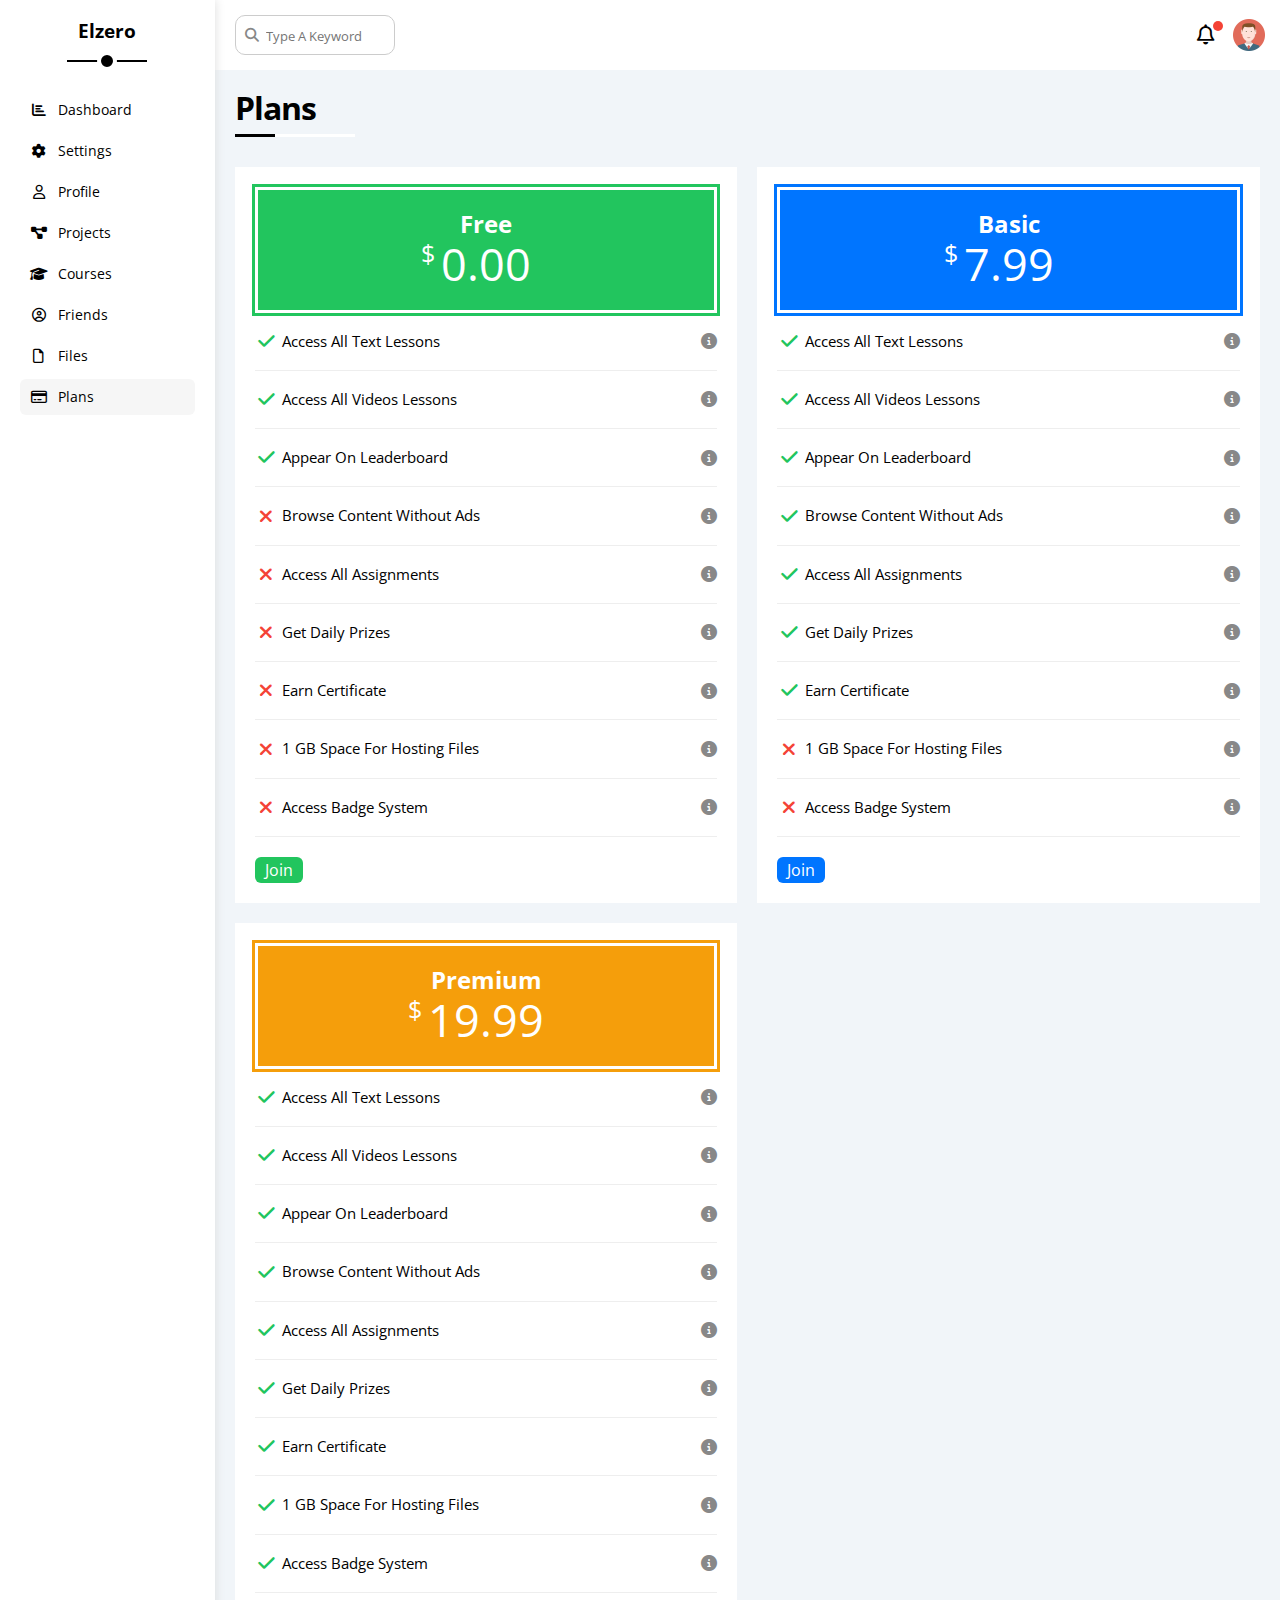
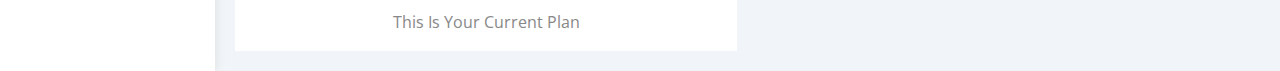
<file: plans.html>
<!DOCTYPE html>
<html lang="en">
<head>
    <meta charset="UTF-8">
    <meta http-equiv="X-UA-Compatible" content="IE=edge">
    <meta name="viewport" content="width=device-width, initial-scale=1.0">
    <title>Plans Page</title>
    <!-- Font Awesome Libirary -->
    <link rel="stylesheet" href="css/all.min.css"/>
    <!-- Render All Elements Normally -->
    <link rel="stylesheet" href="css/normalize.css"/>
    <!-- Framework File -->
    <link rel="stylesheet" href="css/framework.css"/>
    <!-- Common CSS File -->
    <link rel="stylesheet" href="css/common.css"/>
    <!-- Main CSS File -->
    <link rel="stylesheet" href="css/plans.css"/>
    <!-- Google Fonts -->
    <link rel="preconnect" href="https://fonts.googleapis.com">
    <link rel="preconnect" href="https://fonts.gstatic.com" crossorigin>
    <link href="https://fonts.googleapis.com/css2?family=Bai+Jamjuree:wght@300;400;500;600;700&family=Barlow:wght@300;400;500;600;700&family=Berkshire+Swash&family=Cairo:wght@400;500;700&family=Courgette&family=Dancing+Script:wght@400;500;600;700&family=Domine:wght@500;600;700&family=Dosis:wght@500;600;700;800&family=Fredericka+the+Great&family=Gideon+Roman&family=Heebo:wght@300;400;500;600;700;800&family=Inria+Serif:ital,wght@1,300;1,400&family=Inter:wght@100;700;800&family=Jomhuria&family=Josefin+Sans:wght@200;300;400;500;600;700&family=Kaisei+Tokumin:wght@500;700;800&family=Kaushan+Script&family=Libre+Baskerville&family=Lobster&family=Lobster+Two&family=Noto+Serif:wght@700&family=Nunito:wght@300;400;500;600;700;800;900&family=Open+Sans:wght@400;700&family=PT+Serif:wght@400;700&family=Playfair+Display:wght@800&family=Poppins:wght@100;200;300;400;500;600;700;800;900&family=Raleway:wght@400;900&family=Roboto+Slab:wght@400;500;600;700;800&family=Roboto:wght@300;400;500;700;900&family=Rubik:wght@300;400;500;600;700;800;900&family=Sora:wght@100;200;300;400;500;600;700;800&family=Work+Sans:wght@200;300;400;500;600;700;800&display=swap" rel="stylesheet">
</head>
<body>
    <!-- Start Plans Page -->
    <div class="page d-flex">
        <!-- Start Sidebar Section -->
        <aside class="main-sidebar bg-white p-20 p-relative">
            <h3 class="text-center mt-0 p-relative">Elzero</h3>
            <ul>
                <li>
                    <a class="d-flex align-items-center fs-14 c-black rad-6 p-10" href="index.html">
                        <i class="fa-solid fa-chart-bar fa-fw"></i>
                        <span class="fs-14">Dashboard</span>
                    </a>
                </li>
                <li>
                    <a class="d-flex align-items-center fs-14 c-black rad-6 p-10" href="settings.html">
                        <i class="fa-solid fa-gear fa-fw"></i>
                        <span class="fs-14">Settings</span>
                    </a>
                </li>
                <li>
                    <a class="d-flex align-items-center fs-14 c-black rad-6 p-10" href="profile.html">
                        <i class="fa-regular fa-user fa-fw"></i>
                        <span class="fs-14">Profile</span>
                    </a>
                </li>
                <li>
                    <a class="d-flex align-items-center fs-14 c-black rad-6 p-10" href="projects.html">
                        <i class="fa-solid fa-diagram-project fa-fw"></i>
                        <span class="fs-14">Projects</span>
                    </a>
                </li>
                <li>
                    <a class="d-flex align-items-center fs-14 c-black rad-6 p-10" href="courses.html">
                        <i class="fa-solid fa-graduation-cap fa-fw"></i>
                        <span class="fs-14">Courses</span>
                    </a>
                </li>
                <li>
                    <a class="d-flex align-items-center fs-14 c-black rad-6 p-10" href="friends.html">
                        <i class="fa-regular fa-circle-user fa-fw"></i>
                        <span class="fs-14">Friends</span>
                    </a>
                </li>
                <li>
                    <a class="d-flex align-items-center fs-14 c-black rad-6 p-10" href="files.html">
                        <i class="fa-regular fa-file fa-fw"></i>
                        <span class="fs-14">Files</span>
                    </a>
                </li>
                <li>
                    <a class="active d-flex align-items-center fs-14 c-black rad-6 p-10" href="plans.html">
                        <i class="fa-regular fa-credit-card fa-fw"></i>
                        <span class="fs-14">Plans</span>
                    </a>
                </li>
            </ul>
        </aside>
        <!-- End Sidebar Section -->
        <!-- Start Content Section -->
        <div class="content w-100">
            <!-- Start Header -->
            <header class="d-flex align-items-center justify-content-between bg-white p-15">
                <div class="search p-relative">
                    <input class="p-10" type="search" placeholder="Type A Keyword"/>
                </div>
                <div class="icons d-flex align-items-center">
                    <span class="notification p-relative"><i class="fa-regular fa-bell fa-lg fa-fw bell"></i></span>
                    <img class="avater-img" src="images/avatar.png" alt="AvaterImg"/>
                </div>
            </header>
            <!-- End Header -->
            <!-- Start Main Heading -->
            <h1 class="main-heading p-relative">Plans</h1>
            <!-- End Main Heading -->
            <!-- Start Plans -->
            <div class="plans d-grid g-20 m-20">
                <div class="plan bg-white p-20">
                    <div class="info info1 bg-green c-white p-20 mb-20 text-center">
                        <h2 class="m-0">Free</h2>
                        <span class="d-block w-fit m-auto mt-8 fs-45 p-relative"><sup>$</sup>0.00</span>
                    </div>
                    <div class="lists d-flex justify-content-between align-items-center mb-20 pb-20">
                        <div class="list fs-15">
                            <i class="fa-solid fa-check c-green fa-fw fa-lg"></i>
                            <span class="mr-10">Access All Text Lessons</span>
                        </div>
                        <i class="fa-solid fa-circle-info circle c-gray"></i>
                    </div>
                    <div class="lists d-flex justify-content-between align-items-center mb-20 pb-20">
                        <div class="list fs-15">
                            <i class="fa-solid fa-check c-green fa-fw fa-lg"></i>
                            <span class="mr-10">Access All Videos Lessons</span>
                        </div>
                        <i class="fa-solid fa-circle-info circle c-gray"></i>
                    </div>
                    <div class="lists d-flex justify-content-between align-items-center mb-20 pb-20">
                        <div class="list fs-15">
                            <i class="fa-solid fa-check c-green fa-fw fa-lg"></i>
                            <span class="mr-10">Appear On Leaderboard</span>
                        </div>
                        <i class="fa-solid fa-circle-info circle c-gray"></i>
                    </div>
                    <div class="lists d-flex justify-content-between align-items-center mb-20 pb-20">
                        <div class="list fs-15">
                            <i class="fa-solid fa-xmark fa-fw fa-lg c-red"></i>
                            <span class="mr-10">Browse Content Without Ads</span>
                        </div>
                        <i class="fa-solid fa-circle-info circle c-gray"></i>
                    </div>
                    <div class="lists d-flex justify-content-between align-items-center mb-20 pb-20">
                        <div class="list fs-15">
                            <i class="fa-solid fa-xmark fa-fw fa-lg c-red"></i>
                            <span class="mr-10">Access All Assignments</span>
                        </div>
                        <i class="fa-solid fa-circle-info circle c-gray"></i>
                    </div>
                    <div class="lists d-flex justify-content-between align-items-center mb-20 pb-20">
                        <div class="list fs-15">
                            <i class="fa-solid fa-xmark fa-fw fa-lg c-red"></i>
                            <span class="mr-10">Get Daily Prizes</span>
                        </div>
                        <i class="fa-solid fa-circle-info circle c-gray"></i>
                    </div>
                    <div class="lists d-flex justify-content-between align-items-center mb-20 pb-20">
                        <div class="list fs-15">
                            <i class="fa-solid fa-xmark fa-fw fa-lg c-red"></i>
                            <span class="mr-10">Earn Certificate</span>
                        </div>
                        <i class="fa-solid fa-circle-info circle c-gray"></i>
                    </div>
                    <div class="lists d-flex justify-content-between align-items-center mb-20 pb-20">
                        <div class="list fs-15">
                            <i class="fa-solid fa-xmark fa-fw fa-lg c-red"></i>
                            <span class="mr-10">1 GB Space For Hosting Files</span>
                        </div>
                        <i class="fa-solid fa-circle-info circle c-gray"></i>
                    </div>
                    <div class="lists d-flex justify-content-between align-items-center mb-20 pb-20">
                        <div class="list fs-15">
                            <i class="fa-solid fa-xmark fa-fw fa-lg c-red"></i>
                            <span class="mr-10">Access Badge System</span>
                        </div>
                        <i class="fa-solid fa-circle-info circle c-gray"></i>
                    </div>
                    <a class="join c-white bg-green btn-shape d-block w-fit" href="#">Join</a>
                </div>
                <div class="plan bg-white p-20">
                    <div class="info info2 bg-blue c-white p-20 mb-20 text-center">
                        <h2 class="m-0">Basic</h2>
                        <span class="d-block w-fit m-auto mt-8 fs-45 p-relative"><sup>$</sup>7.99</span>
                    </div>
                    <div class="lists d-flex justify-content-between align-items-center mb-20 pb-20">
                        <div class="list fs-15">
                            <i class="fa-solid fa-check c-green fa-fw fa-lg"></i>
                            <span class="mr-10">Access All Text Lessons</span>
                        </div>
                        <i class="fa-solid fa-circle-info circle c-gray"></i>
                    </div>
                    <div class="lists d-flex justify-content-between align-items-center mb-20 pb-20">
                        <div class="list fs-15">
                            <i class="fa-solid fa-check c-green fa-fw fa-lg"></i>
                            <span class="mr-10">Access All Videos Lessons</span>
                        </div>
                        <i class="fa-solid fa-circle-info circle c-gray"></i>
                    </div>
                    <div class="lists d-flex justify-content-between align-items-center mb-20 pb-20">
                        <div class="list fs-15">
                            <i class="fa-solid fa-check c-green fa-fw fa-lg"></i>
                            <span class="mr-10">Appear On Leaderboard</span>
                        </div>
                        <i class="fa-solid fa-circle-info circle c-gray"></i>
                    </div>
                    <div class="lists d-flex justify-content-between align-items-center mb-20 pb-20">
                        <div class="list fs-15">
                            <i class="fa-solid fa-check c-green fa-fw fa-lg"></i>
                            <span class="mr-10">Browse Content Without Ads</span>
                        </div>
                        <i class="fa-solid fa-circle-info circle c-gray"></i>
                    </div>
                    <div class="lists d-flex justify-content-between align-items-center mb-20 pb-20">
                        <div class="list fs-15">
                            <i class="fa-solid fa-check c-green fa-fw fa-lg"></i>
                            <span class="mr-10">Access All Assignments</span>
                        </div>
                        <i class="fa-solid fa-circle-info circle c-gray"></i>
                    </div>
                    <div class="lists d-flex justify-content-between align-items-center mb-20 pb-20">
                        <div class="list fs-15">
                            <i class="fa-solid fa-check c-green fa-fw fa-lg"></i>
                            <span class="mr-10">Get Daily Prizes</span>
                        </div>
                        <i class="fa-solid fa-circle-info circle c-gray"></i>
                    </div>
                    <div class="lists d-flex justify-content-between align-items-center mb-20 pb-20">
                        <div class="list fs-15">
                            <i class="fa-solid fa-check c-green fa-fw fa-lg"></i>
                            <span class="mr-10">Earn Certificate</span>
                        </div>
                        <i class="fa-solid fa-circle-info circle c-gray"></i>
                    </div>
                    <div class="lists d-flex justify-content-between align-items-center mb-20 pb-20">
                        <div class="list fs-15">
                            <i class="fa-solid fa-xmark fa-fw fa-lg c-red"></i>
                            <span class="mr-10">1 GB Space For Hosting Files</span>
                        </div>
                        <i class="fa-solid fa-circle-info circle c-gray"></i>
                    </div>
                    <div class="lists d-flex justify-content-between align-items-center mb-20 pb-20">
                        <div class="list fs-15">
                            <i class="fa-solid fa-xmark fa-fw fa-lg c-red"></i>
                            <span class="mr-10">Access Badge System</span>
                        </div>
                        <i class="fa-solid fa-circle-info circle c-gray"></i>
                    </div>
                    <a class="join c-white bg-blue btn-shape d-block w-fit" href="#">Join</a>
                </div>
                <div class="plan bg-white p-20">
                    <div class="info info3 bg-orange c-white p-20 mb-20 text-center">
                        <h2 class="m-0">Premium</h2>
                        <span class="d-block w-fit m-auto mt-8 fs-45 p-relative"><sup>$</sup>19.99</span>
                    </div>
                    <div class="lists d-flex justify-content-between align-items-center mb-20 pb-20">
                        <div class="list fs-15">
                            <i class="fa-solid fa-check c-green fa-fw fa-lg"></i>
                            <span class="mr-10">Access All Text Lessons</span>
                        </div>
                        <i class="fa-solid fa-circle-info circle c-gray"></i>
                    </div>
                    <div class="lists d-flex justify-content-between align-items-center mb-20 pb-20">
                        <div class="list fs-15">
                            <i class="fa-solid fa-check c-green fa-fw fa-lg"></i>
                            <span class="mr-10">Access All Videos Lessons</span>
                        </div>
                        <i class="fa-solid fa-circle-info circle c-gray"></i>
                    </div>
                    <div class="lists d-flex justify-content-between align-items-center mb-20 pb-20">
                        <div class="list fs-15">
                            <i class="fa-solid fa-check c-green fa-fw fa-lg"></i>
                            <span class="mr-10">Appear On Leaderboard</span>
                        </div>
                        <i class="fa-solid fa-circle-info circle c-gray"></i>
                    </div>
                    <div class="lists d-flex justify-content-between align-items-center mb-20 pb-20">
                        <div class="list fs-15">
                            <i class="fa-solid fa-check c-green fa-fw fa-lg"></i>
                            <span class="mr-10">Browse Content Without Ads</span>
                        </div>
                        <i class="fa-solid fa-circle-info circle c-gray"></i>
                    </div>
                    <div class="lists d-flex justify-content-between align-items-center mb-20 pb-20">
                        <div class="list fs-15">
                            <i class="fa-solid fa-check c-green fa-fw fa-lg"></i>
                            <span class="mr-10">Access All Assignments</span>
                        </div>
                        <i class="fa-solid fa-circle-info circle c-gray"></i>
                    </div>
                    <div class="lists d-flex justify-content-between align-items-center mb-20 pb-20">
                        <div class="list fs-15">
                            <i class="fa-solid fa-check c-green fa-fw fa-lg"></i>
                            <span class="mr-10">Get Daily Prizes</span>
                        </div>
                        <i class="fa-solid fa-circle-info circle c-gray"></i>
                    </div>
                    <div class="lists d-flex justify-content-between align-items-center mb-20 pb-20">
                        <div class="list fs-15">
                            <i class="fa-solid fa-check c-green fa-fw fa-lg"></i>
                            <span class="mr-10">Earn Certificate</span>
                        </div>
                        <i class="fa-solid fa-circle-info circle c-gray"></i>
                    </div>
                    <div class="lists d-flex justify-content-between align-items-center mb-20 pb-20">
                        <div class="list fs-15">
                            <i class="fa-solid fa-check c-green fa-fw fa-lg"></i>
                            <span class="mr-10">1 GB Space For Hosting Files</span>
                        </div>
                        <i class="fa-solid fa-circle-info circle c-gray"></i>
                    </div>
                    <div class="lists d-flex justify-content-between align-items-center mb-20 pb-20">
                        <div class="list fs-15">
                            <i class="fa-solid fa-check c-green fa-fw fa-lg"></i>
                            <span class="mr-10">Access Badge System</span>
                        </div>
                        <i class="fa-solid fa-circle-info circle c-gray"></i>
                    </div>
                    <div class="foot c-gray text-center m-0">This Is Your Current Plan</div>
                </div>
            </div>
            <!-- End Plans -->
        </div>
        <!-- End Content Section -->
    </div>
    <!-- End Plans Page -->
</body>
</html>
</file>
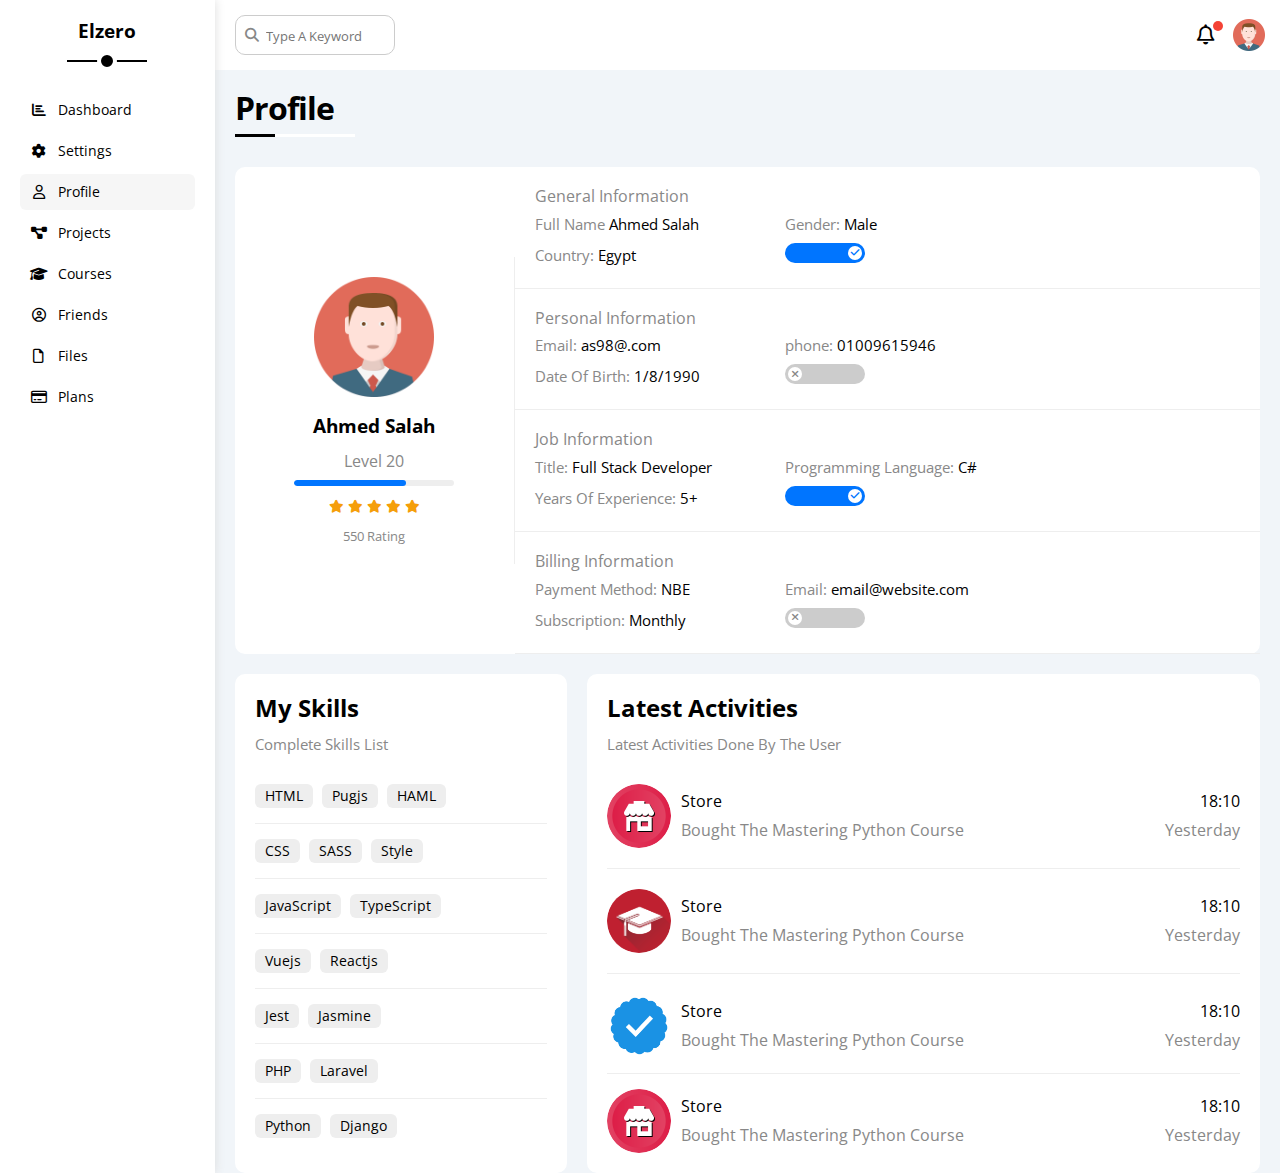
<file: profile.html>
<!DOCTYPE html>
<html lang="en">
<head>
    <meta charset="UTF-8">
    <meta http-equiv="X-UA-Compatible" content="IE=edge">
    <meta name="viewport" content="width=device-width, initial-scale=1.0">
    <title>Profile Page</title>
     <!-- Font Awesome Libirary -->
     <link rel="stylesheet" href="css/all.min.css"/>
     <!-- Render All Elements Normally -->
     <link rel="stylesheet" href="css/normalize.css"/>
     <!-- Framework File -->
     <link rel="stylesheet" href="css/framework.css"/>
     <!-- Common CSS File -->
     <link rel="stylesheet" href="css/common.css"/>
     <!-- Main CSS File -->
     <link rel="stylesheet" href="css/profile.css"/>
     <!-- Google Fonts -->
     <link rel="preconnect" href="https://fonts.googleapis.com">
     <link rel="preconnect" href="https://fonts.gstatic.com" crossorigin>
     <link href="https://fonts.googleapis.com/css2?family=Bai+Jamjuree:wght@300;400;500;600;700&family=Barlow:wght@300;400;500;600;700&family=Berkshire+Swash&family=Cairo:wght@400;500;700&family=Courgette&family=Dancing+Script:wght@400;500;600;700&family=Domine:wght@500;600;700&family=Dosis:wght@500;600;700;800&family=Fredericka+the+Great&family=Gideon+Roman&family=Heebo:wght@300;400;500;600;700;800&family=Inria+Serif:ital,wght@1,300;1,400&family=Inter:wght@100;700;800&family=Jomhuria&family=Josefin+Sans:wght@200;300;400;500;600;700&family=Kaisei+Tokumin:wght@500;700;800&family=Kaushan+Script&family=Libre+Baskerville&family=Lobster&family=Lobster+Two&family=Noto+Serif:wght@700&family=Nunito:wght@300;400;500;600;700;800;900&family=Open+Sans:wght@400;700&family=PT+Serif:wght@400;700&family=Playfair+Display:wght@800&family=Poppins:wght@100;200;300;400;500;600;700;800;900&family=Raleway:wght@400;900&family=Roboto+Slab:wght@400;500;600;700;800&family=Roboto:wght@300;400;500;700;900&family=Rubik:wght@300;400;500;600;700;800;900&family=Sora:wght@100;200;300;400;500;600;700;800&family=Work+Sans:wght@200;300;400;500;600;700;800&display=swap" rel="stylesheet">
</head>
<body>
     <!-- Start Profile Page -->
     <div class="page d-flex">
        <!-- Start Sidebar Section -->
        <aside class="main-sidebar bg-white p-20 p-relative">
           <h3 class="text-center mt-0 p-relative">Elzero</h3>
           <ul>
            <li>
                <a class="d-flex align-items-center fs-14 c-black rad-6 p-10" href="index.html">
                    <i class="fa-solid fa-chart-bar fa-fw"></i>
                    <span class="fs-14">Dashboard</span>
                </a>
            </li>
            <li>
                <a class="d-flex align-items-center fs-14 c-black rad-6 p-10" href="settings.html">
                    <i class="fa-solid fa-gear fa-fw"></i>
                    <span class="fs-14">Settings</span>
                </a>
            </li>
            <li>
                <a class="active d-flex align-items-center fs-14 c-black rad-6 p-10" href="profile.html">
                    <i class="fa-regular fa-user fa-fw"></i>
                    <span class="fs-14">Profile</span>
                </a>
            </li>
            <li>
                <a class="d-flex align-items-center fs-14 c-black rad-6 p-10" href="projects.html">
                    <i class="fa-solid fa-diagram-project fa-fw"></i>
                    <span class="fs-14">Projects</span>
                </a>
            </li>
            <li>
                <a class="d-flex align-items-center fs-14 c-black rad-6 p-10" href="courses.html">
                    <i class="fa-solid fa-graduation-cap fa-fw"></i>
                    <span class="fs-14">Courses</span>
                </a>
            </li>
            <li>
                <a class="d-flex align-items-center fs-14 c-black rad-6 p-10" href="friends.html">
                    <i class="fa-regular fa-circle-user fa-fw"></i>
                    <span class="fs-14">Friends</span>
                </a>
            </li>
            <li>
                <a class="d-flex align-items-center fs-14 c-black rad-6 p-10" href="files.html">
                    <i class="fa-regular fa-file fa-fw"></i>
                    <span class="fs-14">Files</span>
                </a>
            </li>
            <li>
                <a class="d-flex align-items-center fs-14 c-black rad-6 p-10" href="plans.html">
                    <i class="fa-regular fa-credit-card fa-fw"></i>
                    <span class="fs-14">Plans</span>
                </a>
            </li>
        </ul>
       </aside>
       <!-- End Sidebar Section -->
       <!-- Start Content Section -->
       <div class="content w-100">
           <!-- Start Header -->
           <header class="d-flex align-items-center justify-content-between bg-white p-15">
               <div class="search p-relative">
                   <input class="p-10" type="search" placeholder="Type A Keyword"/>
               </div>
               <div class="icons d-flex align-items-center">
                   <span class="notification p-relative"><i class="fa-regular fa-bell fa-lg fa-fw bell"></i></span>
                   <img class="avater-img" src="images/avatar.png" alt="AvaterImg"/>
               </div>
           </header>
           <!-- End Header -->
           <!-- Start Main Heading -->
           <h1 class="main-heading p-relative">Profile</h1>
           <!-- End Main Heading -->
           <!-- Start Main Profile Section -->
           <div class="profile bg-white ml-20 mr-20 mb-20 rad-10 d-flex align-items-center">
            <div class="profile-info text-center p-20">
                <img class="pro-av" src="images/avatar.png" alt="avatarimg"/>
                <h3 class="mt-15 mb-15">Ahmed Salah</h3>
                <span class="d-block c-gray fs-16">Level 20</span>
                <span class="bar-prog p-relative"><span style="width: 70%;"></span></span>
                <div class="stars">
                    <i class="fa-solid fa-star fs-13 c-orange"></i>
                    <i class="fa-solid fa-star fs-13 c-orange"></i>
                    <i class="fa-solid fa-star fs-13 c-orange"></i>
                    <i class="fa-solid fa-star fs-13 c-orange"></i>
                    <i class="fa-solid fa-star fs-13 c-orange"></i>
                </div>
                <span class="d-block mt-15 c-gray fs-13">550 Rating</span>
            </div>
            <div class="profile-content flex-1 text-c-mobile">
                <div class="detaills p-20 d-flex align-items-center flex-wrap">
                    <h4 class="c-gray w-100 fs-16 fw-normal">General Information</h4>
                    <p class="fs-15"><span class="c-gray">Full Name</span> Ahmed Salah</p>
                    <p class="fs-15"><span class="c-gray">Gender:</span> Male</p>
                    <p class="fs-15"><span class="c-gray">Country:</span> Egypt</p>
                    <label class="profile-switch pt-10">
                        <input class="input-switch" type="checkbox" checked/>
                        <div class="profile-toggle mb-5"></div>
                    </label>
                </div>
                <div class="detaills p-20 d-flex align-items-center flex-wrap">
                    <h4 class="c-gray w-100 fs-16 fw-normal">Personal Information</h4>
                    <p class="fs-15"><span class="c-gray">Email:</span> as98@.com</p>
                    <p class="fs-15"><span class="c-gray">phone:</span> 01009615946</p>
                    <p class="fs-15"><span class="c-gray">Date Of Birth:</span> 1/8/1990</p>
                    <label class="profile-switch pt-10">
                        <input class="input-switch" type="checkbox"/>
                        <div class="profile-toggle mb-5"></div>
                    </label>
                </div>
                <div class="detaills p-20 d-flex align-items-center flex-wrap">
                    <h4 class="c-gray w-100 fs-16 fw-normal">Job Information</h4>
                    <p class="fs-15"><span class="c-gray">Title:</span> Full Stack Developer</p>
                    <p class="fs-15"><span class="c-gray">Programming Language:</span> C#</p>
                    <p class="fs-15"><span class="c-gray">Years Of Experience:</span> 5+</p>
                    <label class="profile-switch pt-10">
                        <input class="input-switch" type="checkbox" checked/>
                        <div class="profile-toggle mb-5"></div>
                    </label>
                </div>
                <div class="detaills p-20 d-flex align-items-center flex-wrap">
                    <h4 class="c-gray w-100 fs-16 fw-normal">Billing Information</h4>
                    <p class="fs-15"><span class="c-gray">Payment Method:</span> NBE</p>
                    <p class="fs-15"><span class="c-gray">Email:</span> email@website.com</p>
                    <p class="fs-15"><span class="c-gray">Subscription:</span> Monthly</p>
                    <label class="profile-switch pt-10">
                        <input class="input-switch" type="checkbox"/>
                        <div class="profile-toggle mb-5"></div>
                    </label>
                </div>
            </div>
           </div>
           <div class="collection ml-20 mr-20 g-20 d-flex">
            <div class="my-skills bg-white p-20 rad-10">
                <h2 class="m-0">My Skills</h2>
                <p class="c-gray mt-15 mb-30 fs-15">Complete Skills List</p>
                <ul class="skills text-c-mobile">
                    <li class="pb-15 mb-15">
                        <span class="btn-shape fs-14 mr-5">HTML</span>
                        <span class="btn-shape fs-14 mr-5">Pugjs</span>
                        <span class="btn-shape fs-14">HAML</span>
                    </li>
                    <li class="pb-15 mb-15">
                        <span class="btn-shape fs-14 mr-5">CSS</span>
                        <span class="btn-shape fs-14 mr-5">SASS</span>
                        <span class="btn-shape fs-14">Style</span>
                    </li>
                    <li class="pb-15 mb-15">
                        <span class="btn-shape fs-14 mr-5">JavaScript</span>
                        <span class="btn-shape fs-14">TypeScript</span>
                    </li>
                    <li class="pb-15 mb-15">
                        <span class="btn-shape fs-14 mr-5">Vuejs</span>
                        <span class="btn-shape fs-14">Reactjs</span>
                    </li>
                    <li class="pb-15 mb-15">
                        <span class="btn-shape fs-14 mr-5">Jest</span>
                        <span class="btn-shape fs-14">Jasmine</span>
                    </li>
                    <li class="pb-15 mb-15">
                        <span class="btn-shape fs-14 mr-5">PHP</span>
                        <span class="btn-shape fs-14">Laravel</span>   
                    </li>
                    <li>
                        <span class="btn-shape fs-14 mr-5">Python</span>
                        <span class="btn-shape fs-14">Django</span>                       
                    </li>
                </ul>
            </div>
            <div class="activities bg-white p-20 rad-10">
                <h2 class="m-0">Latest Activities</h2>
                <p class="c-gray mt-15 mb-30 fs-15">Latest Activities Done By The User</p>
                <div class="activity d-flex align-items-center mb-20 pb-20 text-c-mobile">
                    <img class="active-img mr-10" src="images/activity-01 (1).png" alt="img"/>
                    <div class="text">
                        <span class="d-block mb-10">Store</span>
                        <span class="c-gray">Bought The Mastering Python Course</span>
                    </div>
                    <div class="active-info">
                        <span class="d-block mb-10">18:10</span>
                        <span class="c-gray">Yesterday</span>
                    </div>
                </div>
                <div class="activity d-flex align-items-center mb-20 pb-20 text-c-mobile">
                    <img class="active-img mr-10" src="images/activity-02.png" alt="img"/>
                    <div class="text">
                        <span class="d-block mb-10">Store</span>
                        <span class="c-gray">Bought The Mastering Python Course</span>
                    </div>
                    <div class="active-info">
                        <span class="d-block mb-10">18:10</span>
                        <span class="c-gray">Yesterday</span>
                    </div>
                </div>
                <div class="activity d-flex align-items-center mb-15 pb-15 text-c-mobile">
                    <img class="active-img mr-10" src="images/activity-03.png" alt="img"/>
                    <div class="text">
                        <span class="d-block mb-10">Store</span>
                        <span class="c-gray">Bought The Mastering Python Course</span>
                    </div>
                    <div class="active-info">
                        <span class="d-block mb-10">18:10</span>
                        <span class="c-gray">Yesterday</span>
                    </div>
                </div>
                <div class="activity d-flex align-items-center text-c-mobile">
                    <img class="active-img mr-10" src="images/activity-01.png" alt="img"/>
                    <div class="text">
                        <span class="d-block mb-10">Store</span>
                        <span class="c-gray">Bought The Mastering Python Course</span>
                    </div>
                    <div class="active-info">
                        <span class="d-block mb-10">18:10</span>
                        <span class="c-gray">Yesterday</span>
                    </div>
                </div>
            </div>
           </div>
           <!-- End Main Profile Section -->
       </div>
       <!-- End Content Section -->
   </div>
   <!-- End Profile Page -->
</body>
</html>
</file>
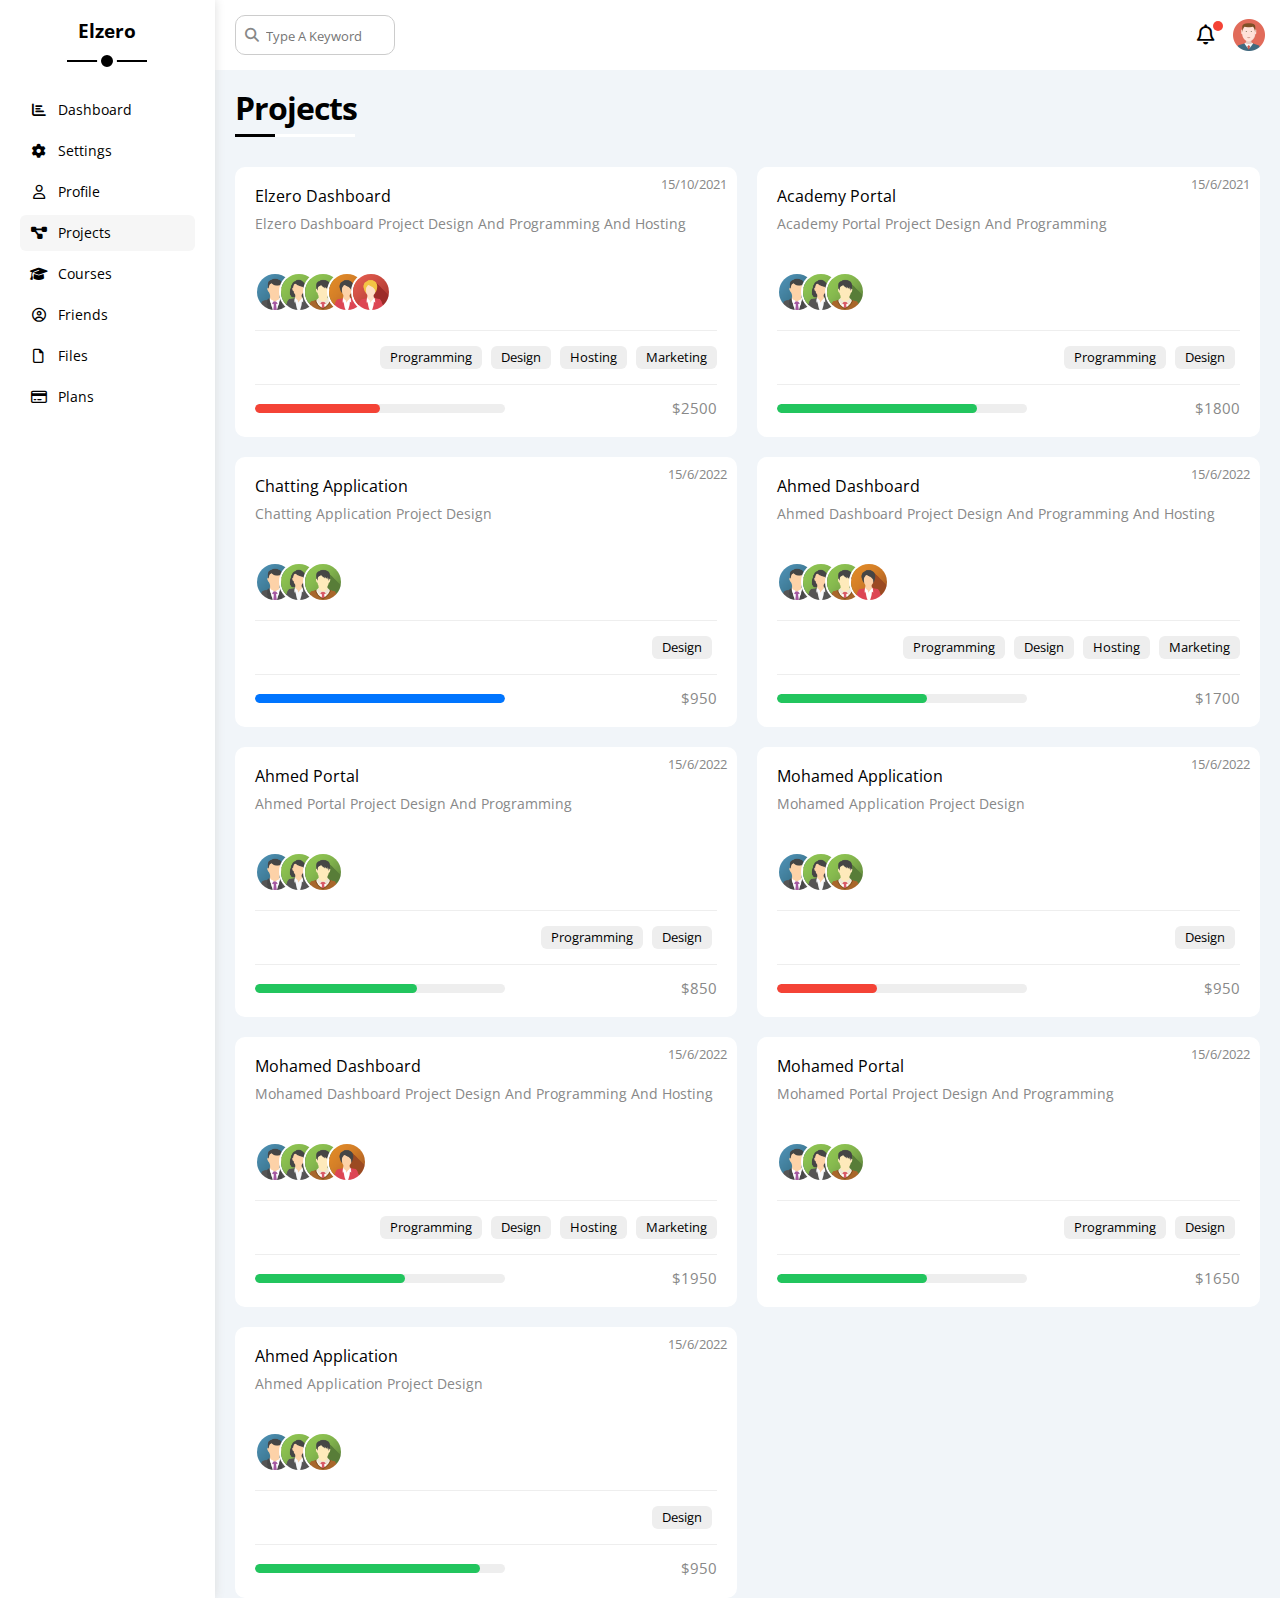
<file: projects.html>
<!DOCTYPE html>
<html lang="en">
<head>
    <meta charset="UTF-8">
    <meta http-equiv="X-UA-Compatible" content="IE=edge">
    <meta name="viewport" content="width=device-width, initial-scale=1.0">
    <title>Projects Page</title>
    <!-- Font Awesome Libirary -->
    <link rel="stylesheet" href="css/all.min.css"/>
    <!-- Render All Elements Normally -->
    <link rel="stylesheet" href="css/normalize.css"/>
    <!-- Framework File -->
    <link rel="stylesheet" href="css/framework.css"/>
    <!-- Common CSS File -->
    <link rel="stylesheet" href="css/common.css"/>
    <!-- Main CSS File -->
    <link rel="stylesheet" href="css/projects.css"/>
    <!-- Google Fonts -->
    <link rel="preconnect" href="https://fonts.googleapis.com">
    <link rel="preconnect" href="https://fonts.gstatic.com" crossorigin>
    <link href="https://fonts.googleapis.com/css2?family=Bai+Jamjuree:wght@300;400;500;600;700&family=Barlow:wght@300;400;500;600;700&family=Berkshire+Swash&family=Cairo:wght@400;500;700&family=Courgette&family=Dancing+Script:wght@400;500;600;700&family=Domine:wght@500;600;700&family=Dosis:wght@500;600;700;800&family=Fredericka+the+Great&family=Gideon+Roman&family=Heebo:wght@300;400;500;600;700;800&family=Inria+Serif:ital,wght@1,300;1,400&family=Inter:wght@100;700;800&family=Jomhuria&family=Josefin+Sans:wght@200;300;400;500;600;700&family=Kaisei+Tokumin:wght@500;700;800&family=Kaushan+Script&family=Libre+Baskerville&family=Lobster&family=Lobster+Two&family=Noto+Serif:wght@700&family=Nunito:wght@300;400;500;600;700;800;900&family=Open+Sans:wght@400;700&family=PT+Serif:wght@400;700&family=Playfair+Display:wght@800&family=Poppins:wght@100;200;300;400;500;600;700;800;900&family=Raleway:wght@400;900&family=Roboto+Slab:wght@400;500;600;700;800&family=Roboto:wght@300;400;500;700;900&family=Rubik:wght@300;400;500;600;700;800;900&family=Sora:wght@100;200;300;400;500;600;700;800&family=Work+Sans:wght@200;300;400;500;600;700;800&display=swap" rel="stylesheet">
</head>
<body>
    <!-- Start Projects Page -->
    <div class="page d-flex">
        <!-- Start Sidebar Section -->
        <aside class="main-sidebar bg-white p-20 p-relative">
            <h3 class="text-center mt-0 p-relative">Elzero</h3>
            <ul>
                <li>
                    <a class="d-flex align-items-center fs-14 c-black rad-6 p-10" href="index.html">
                        <i class="fa-solid fa-chart-bar fa-fw"></i>
                        <span class="fs-14">Dashboard</span>
                    </a>
                </li>
                <li>
                    <a class="d-flex align-items-center fs-14 c-black rad-6 p-10" href="settings.html">
                        <i class="fa-solid fa-gear fa-fw"></i>
                        <span class="fs-14">Settings</span>
                    </a>
                </li>
                <li>
                    <a class="d-flex align-items-center fs-14 c-black rad-6 p-10" href="profile.html">
                        <i class="fa-regular fa-user fa-fw"></i>
                        <span class="fs-14">Profile</span>
                    </a>
                </li>
                <li>
                    <a class="active d-flex align-items-center fs-14 c-black rad-6 p-10" href="projects.html">
                        <i class="fa-solid fa-diagram-project fa-fw"></i>
                        <span class="fs-14">Projects</span>
                    </a>
                </li>
                <li>
                    <a class="d-flex align-items-center fs-14 c-black rad-6 p-10" href="courses.html">
                        <i class="fa-solid fa-graduation-cap fa-fw"></i>
                        <span class="fs-14">Courses</span>
                    </a>
                </li>
                <li>
                    <a class="d-flex align-items-center fs-14 c-black rad-6 p-10" href="friends.html">
                        <i class="fa-regular fa-circle-user fa-fw"></i>
                        <span class="fs-14">Friends</span>
                    </a>
                </li>
                <li>
                    <a class="d-flex align-items-center fs-14 c-black rad-6 p-10" href="files.html">
                        <i class="fa-regular fa-file fa-fw"></i>
                        <span class="fs-14">Files</span>
                    </a>
                </li>
                <li>
                    <a class="d-flex align-items-center fs-14 c-black rad-6 p-10" href="plans.html">
                        <i class="fa-regular fa-credit-card fa-fw"></i>
                        <span class="fs-14">Plans</span>
                    </a>
                </li>
            </ul>
        </aside>
        <!-- End Sidebar Section -->
        <!-- Start Content Section -->
        <div class="content w-100">
            <!-- Start Header -->
            <header class="d-flex align-items-center justify-content-between bg-white p-15">
                <div class="search p-relative">
                    <input class="p-10" type="search" placeholder="Type A Keyword"/>
                </div>
                <div class="icons d-flex align-items-center">
                    <span class="notification p-relative"><i class="fa-regular fa-bell fa-lg fa-fw bell"></i></span>
                    <img class="avater-img" src="images/avatar.png" alt="AvaterImg"/>
                </div>
            </header>
            <!-- End Header -->
            <!-- Start Main Heading -->
            <h1 class="main-heading p-relative">Projects</h1>
            <!-- End Main Heading -->
            <!-- Start Wrapper Section -->
            <div class="wrapper d-grid g-20 ml-20 mr-20">
                <div class="project bg-white rad-10 p-20 p-relative">
                    <span class="d-block text-right c-gray fs-13">15/10/2021</span>
                    <h2 class="m-0 fw-normal fs-16">Elzero Dashboard</h2>
                    <p class="c-gray mt-10 fs-14 mb-40">Elzero Dashboard Project Design And Programming And Hosting</p>
                    <div class="images">
                        <img src="images/team-01.png" alt="img"/>
                        <img src="images/team-02.png" alt="img"/>
                        <img src="images/team-03.png" alt="img"/>
                        <img src="images/team-04.png" alt="img"/>
                        <img src="images/team-05.png" alt="img"/>
                    </div>
                    <ul class="project-list text-right pb-15 mb-15 pt-15 mt-15">
                        <li class="dinline-flex">
                            <span class="bg-eee fs-13 btn-shape mr-5">Programming</span>
                        </li>
                        <li class="dinline-flex">
                            <span class="bg-eee fs-13 btn-shape mr-5">Design</span>
                        </li>
                        <li class="dinline-flex">
                            <span class="bg-eee fs-13 btn-shape mr-5">Hosting</span>
                        </li>
                        <li class="dinline-flex">
                            <span class="bg-eee fs-13 btn-shape">Marketing</span>
                        </li>
                    </ul>
                    <div class="project-progress d-flex justify-content-between align-items-center text-c-mobile">
                        <span class="d-block bg-eee p-relative rad-6"><span class="rad-6 bg-red" style="width: 50%;"></span></span>
                        <span class="c-gray fs-15">$2500</span>
                    </div>
                </div>
                <div class="project bg-white rad-10 p-20 p-relative">
                    <span class="d-block text-right c-gray fs-13">15/6/2021</span>
                    <h2 class="m-0 fw-normal fs-16">Academy Portal</h2>
                    <p class="c-gray mt-10 fs-14 mb-40">Academy Portal Project Design And Programming</p>
                    <div class="images">
                        <img src="images/team-01.png" alt="img"/>
                        <img src="images/team-02.png" alt="img"/>
                        <img src="images/team-03.png" alt="img"/>
                    </div>
                    <ul class="project-list text-right pb-15 mb-15 pt-15 mt-15">
                        <li class="dinline-flex">
                            <span class="bg-eee fs-13 btn-shape mr-5">Programming</span>
                        </li>
                        <li class="dinline-flex">
                            <span class="bg-eee fs-13 btn-shape mr-5">Design</span>
                        </li>
                    </ul>
                    <div class="project-progress d-flex justify-content-between align-items-center text-c-mobile">
                        <span class="d-block bg-eee p-relative rad-6"><span class="rad-6 bg-green" style="width: 80%;"></span></span>
                        <span class="c-gray fs-15">$1800</span>
                    </div>
                </div>
                <div class="project bg-white rad-10 p-20 p-relative">
                    <span class="d-block text-right c-gray fs-13">15/6/2022</span>
                    <h2 class="m-0 fw-normal fs-16">Chatting Application</h2>
                    <p class="c-gray mt-10 fs-14 mb-40">Chatting Application Project Design</p>
                    <div class="images">
                        <img src="images/team-01.png" alt="img"/>
                        <img src="images/team-02.png" alt="img"/>
                        <img src="images/team-03.png" alt="img"/>
                    </div>
                    <ul class="project-list text-right pb-15 mb-15 pt-15 mt-15">
                        <li class="dinline-flex">
                            <span class="bg-eee fs-13 btn-shape mr-5">Design</span>
                        </li>
                    </ul>
                    <div class="project-progress d-flex justify-content-between align-items-center text-c-mobile">
                        <span class="d-block bg-eee p-relative rad-6"><span class="rad-6 bg-blue" style="width: 100%;"></span></span>
                        <span class="c-gray fs-15">$950</span>
                    </div>
                </div>
                <div class="project bg-white rad-10 p-20 p-relative">
                    <span class="d-block text-right c-gray fs-13">15/6/2022</span>
                    <h2 class="m-0 fw-normal fs-16">Ahmed Dashboard</h2>
                    <p class="c-gray mt-10 fs-14 mb-40">Ahmed Dashboard Project Design And Programming And Hosting</p>
                    <div class="images">
                        <img src="images/team-01.png" alt="img"/>
                        <img src="images/team-02.png" alt="img"/>
                        <img src="images/team-03.png" alt="img"/>
                        <img src="images/team-04.png" alt="img"/>
                    </div>
                    <ul class="project-list text-right pb-15 mb-15 pt-15 mt-15">
                        <li class="dinline-flex">
                            <span class="bg-eee fs-13 btn-shape mr-5">Programming</span>
                        </li>
                        <li class="dinline-flex">
                            <span class="bg-eee fs-13 btn-shape mr-5">Design</span>
                        </li>
                        <li class="dinline-flex">
                            <span class="bg-eee fs-13 btn-shape mr-5">Hosting</span>
                        </li>
                        <li class="dinline-flex">
                            <span class="bg-eee fs-13 btn-shape">Marketing</span>
                        </li>
                    </ul>
                    <div class="project-progress d-flex justify-content-between align-items-center text-c-mobile">
                        <span class="d-block bg-eee p-relative rad-6"><span class="rad-6 bg-green" style="width: 60%;"></span></span>
                        <span class="c-gray fs-15">$1700</span>
                    </div>
                </div>
                <div class="project bg-white rad-10 p-20 p-relative">
                    <span class="d-block text-right c-gray fs-13">15/6/2022</span>
                    <h2 class="m-0 fw-normal fs-16">Ahmed Portal</h2>
                    <p class="c-gray mt-10 fs-14 mb-40">Ahmed Portal Project Design And Programming</p>
                    <div class="images">
                        <img src="images/team-01.png" alt="img"/>
                        <img src="images/team-02.png" alt="img"/>
                        <img src="images/team-03.png" alt="img"/>
                    </div>
                    <ul class="project-list text-right pb-15 mb-15 pt-15 mt-15">
                        <li class="dinline-flex">
                            <span class="bg-eee fs-13 btn-shape mr-5">Programming</span>
                        </li>
                        <li class="dinline-flex">
                            <span class="bg-eee fs-13 btn-shape mr-5">Design</span>
                        </li>
                    </ul>
                    <div class="project-progress d-flex justify-content-between align-items-center text-c-mobile">
                        <span class="d-block bg-eee p-relative rad-6"><span class="rad-6 bg-green" style="width: 65%;"></span></span>
                        <span class="c-gray fs-15">$850</span>
                    </div>
                </div>
                <div class="project bg-white rad-10 p-20 p-relative">
                    <span class="d-block text-right c-gray fs-13">15/6/2022</span>
                    <h2 class="m-0 fw-normal fs-16">Mohamed Application</h2>
                    <p class="c-gray mt-10 fs-14 mb-40">Mohamed Application Project Design</p>
                    <div class="images">
                        <img src="images/team-01.png" alt="img"/>
                        <img src="images/team-02.png" alt="img"/>
                        <img src="images/team-03.png" alt="img"/>
                    </div>
                    <ul class="project-list text-right pb-15 mb-15 pt-15 mt-15">
                        <li class="dinline-flex">
                            <span class="bg-eee fs-13 btn-shape mr-5">Design</span>
                        </li>
                    </ul>
                    <div class="project-progress d-flex justify-content-between align-items-center text-c-mobile">
                        <span class="d-block bg-eee p-relative rad-6"><span class="rad-6 bg-red" style="width: 40%;"></span></span>
                        <span class="c-gray fs-15">$950</span>
                    </div>
                </div>
                <div class="project bg-white rad-10 p-20 p-relative">
                    <span class="d-block text-right c-gray fs-13">15/6/2022</span>
                    <h2 class="m-0 fw-normal fs-16">Mohamed Dashboard</h2>
                    <p class="c-gray mt-10 fs-14 mb-40">Mohamed Dashboard Project Design And Programming And Hosting</p>
                    <div class="images">
                        <img src="images/team-01.png" alt="img"/>
                        <img src="images/team-02.png" alt="img"/>
                        <img src="images/team-03.png" alt="img"/>
                        <img src="images/team-04.png" alt="img"/>
                    </div>
                    <ul class="project-list text-right pb-15 mb-15 pt-15 mt-15">
                        <li class="dinline-flex">
                            <span class="bg-eee fs-13 btn-shape mr-5">Programming</span>
                        </li>
                        <li class="dinline-flex">
                            <span class="bg-eee fs-13 btn-shape mr-5">Design</span>
                        </li>
                        <li class="dinline-flex">
                            <span class="bg-eee fs-13 btn-shape mr-5">Hosting</span>
                        </li>
                        <li class="dinline-flex">
                            <span class="bg-eee fs-13 btn-shape">Marketing</span>
                        </li>
                    </ul>
                    <div class="project-progress d-flex justify-content-between align-items-center text-c-mobile">
                        <span class="d-block bg-eee p-relative rad-6"><span class="rad-6 bg-green" style="width: 60%;"></span></span>
                        <span class="c-gray fs-15">$1950</span>
                    </div>
                </div>
                <div class="project bg-white rad-10 p-20 p-relative">
                    <span class="d-block text-right c-gray fs-13">15/6/2022</span>
                    <h2 class="m-0 fw-normal fs-16">Mohamed Portal</h2>
                    <p class="c-gray mt-10 fs-14 mb-40">Mohamed Portal Project Design And Programming</p>
                    <div class="images">
                        <img src="images/team-01.png" alt="img"/>
                        <img src="images/team-02.png" alt="img"/>
                        <img src="images/team-03.png" alt="img"/>
                    </div>
                    <ul class="project-list text-right pb-15 mb-15 pt-15 mt-15">
                        <li class="dinline-flex">
                            <span class="bg-eee fs-13 btn-shape mr-5">Programming</span>
                        </li>
                        <li class="dinline-flex">
                            <span class="bg-eee fs-13 btn-shape mr-5">Design</span>
                        </li>
                    </ul>
                    <div class="project-progress d-flex justify-content-between align-items-center text-c-mobile">
                        <span class="d-block bg-eee p-relative rad-6"><span class="rad-6 bg-green" style="width: 60%;"></span></span>
                        <span class="c-gray fs-15">$1650</span>
                    </div>
                </div>
                <div class="project bg-white rad-10 p-20 p-relative">
                    <span class="d-block text-right c-gray fs-13">15/6/2022</span>
                    <h2 class="m-0 fw-normal fs-16">Ahmed Application</h2>
                    <p class="c-gray mt-10 fs-14 mb-40">Ahmed Application Project Design</p>
                    <div class="images">
                        <img src="images/team-01.png" alt="img"/>
                        <img src="images/team-02.png" alt="img"/>
                        <img src="images/team-03.png" alt="img"/>
                    </div>
                    <ul class="project-list text-right pb-15 mb-15 pt-15 mt-15">
                        <li class="dinline-flex">
                            <span class="bg-eee fs-13 btn-shape mr-5">Design</span>
                        </li>
                    </ul>
                    <div class="project-progress d-flex justify-content-between align-items-center text-c-mobile">
                        <span class="d-block bg-eee p-relative rad-6"><span class="rad-6 bg-green" style="width: 90%;"></span></span>
                        <span class="c-gray fs-15">$950</span>
                    </div>
                </div>
            </div>
            <!-- End Wrapper Section -->
        </div>
        <!-- End Content Section -->
    </div>
    <!-- End Projects Page -->
</body>
</html>
</file>
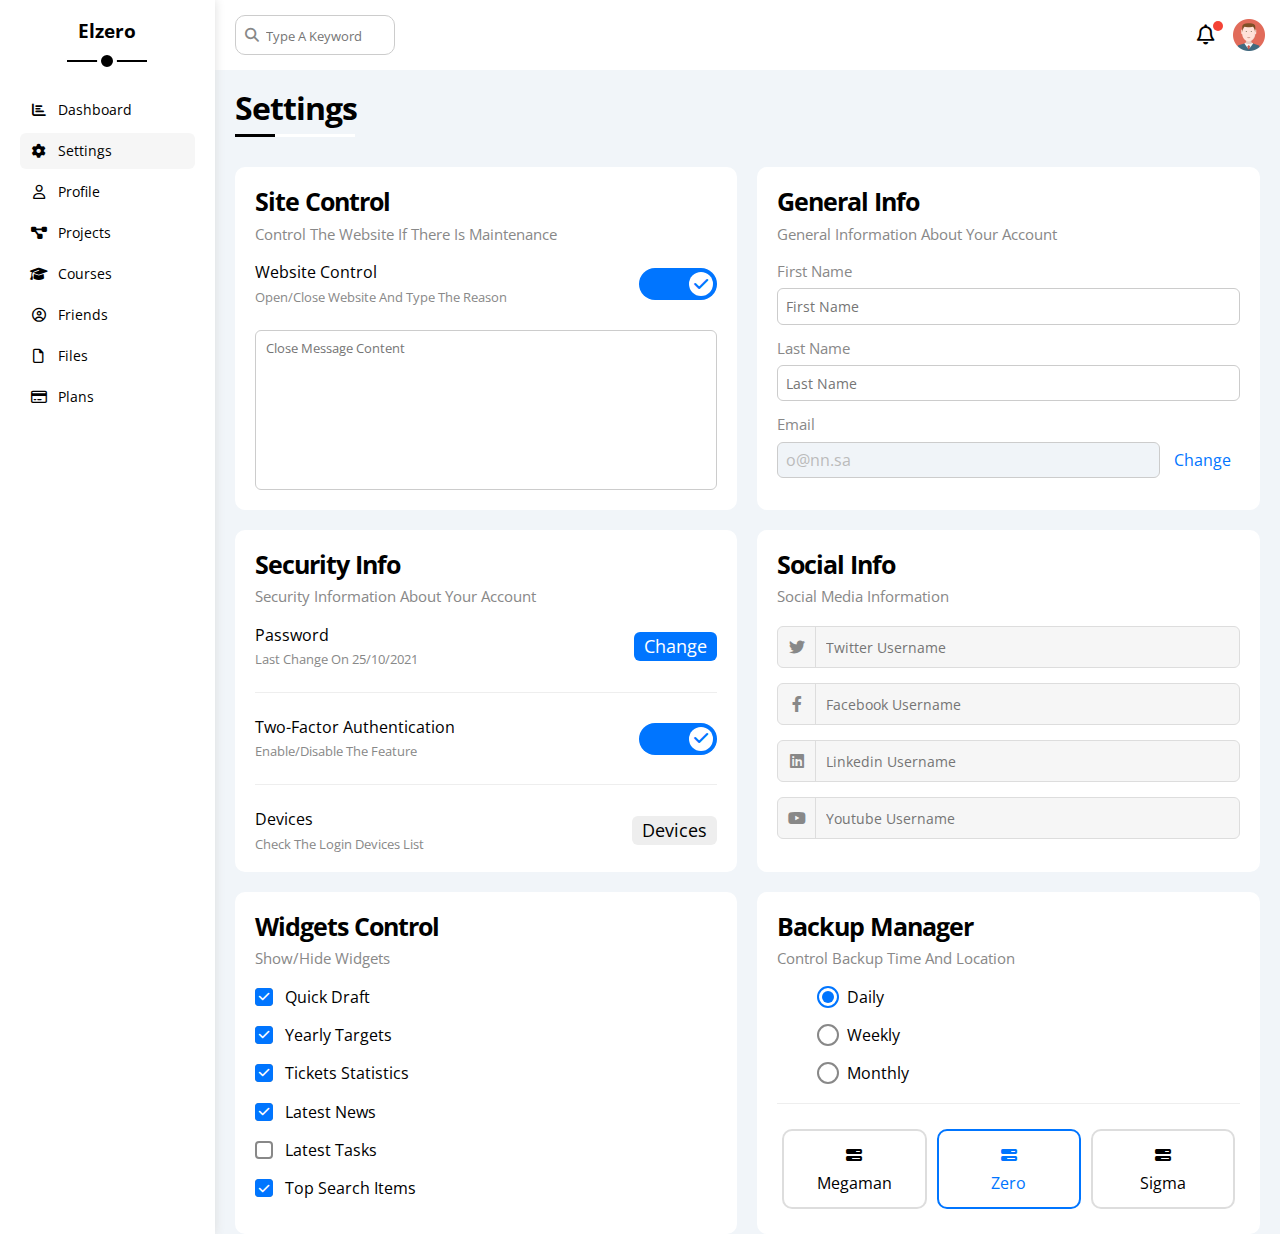
<file: settings.html>
<!DOCTYPE html>
<html lang="en">
<head>
    <meta charset="UTF-8">
    <meta http-equiv="X-UA-Compatible" content="IE=edge">
    <meta name="viewport" content="width=device-width, initial-scale=1.0">
    <title>Settings Page</title>
     <!-- Font Awesome Libirary -->
     <link rel="stylesheet" href="css/all.min.css"/>
     <!-- Render All Elements Normally -->
     <link rel="stylesheet" href="css/normalize.css"/>
     <!-- Framework File -->
     <link rel="stylesheet" href="css/framework.css"/>
     <!-- Common CSS File -->
    <link rel="stylesheet" href="css/common.css"/>
     <!-- Main CSS File -->
     <link rel="stylesheet" href="css/settings.css"/>
     <!-- Google Fonts -->
     <link rel="preconnect" href="https://fonts.googleapis.com">
     <link rel="preconnect" href="https://fonts.gstatic.com" crossorigin>
     <link href="https://fonts.googleapis.com/css2?family=Bai+Jamjuree:wght@300;400;500;600;700&family=Barlow:wght@300;400;500;600;700&family=Berkshire+Swash&family=Cairo:wght@400;500;700&family=Courgette&family=Dancing+Script:wght@400;500;600;700&family=Domine:wght@500;600;700&family=Dosis:wght@500;600;700;800&family=Fredericka+the+Great&family=Gideon+Roman&family=Heebo:wght@300;400;500;600;700;800&family=Inria+Serif:ital,wght@1,300;1,400&family=Inter:wght@100;700;800&family=Jomhuria&family=Josefin+Sans:wght@200;300;400;500;600;700&family=Kaisei+Tokumin:wght@500;700;800&family=Kaushan+Script&family=Libre+Baskerville&family=Lobster&family=Lobster+Two&family=Noto+Serif:wght@700&family=Nunito:wght@300;400;500;600;700;800;900&family=Open+Sans:wght@400;700&family=PT+Serif:wght@400;700&family=Playfair+Display:wght@800&family=Poppins:wght@100;200;300;400;500;600;700;800;900&family=Raleway:wght@400;900&family=Roboto+Slab:wght@400;500;600;700;800&family=Roboto:wght@300;400;500;700;900&family=Rubik:wght@300;400;500;600;700;800;900&family=Sora:wght@100;200;300;400;500;600;700;800&family=Work+Sans:wght@200;300;400;500;600;700;800&display=swap" rel="stylesheet">
</head>
<body>
    <!-- Start Settings Page -->
    <div class="page d-flex">
         <!-- Start Sidebar Section -->
         <aside class="main-sidebar bg-white p-20 p-relative">
            <h3 class="text-center mt-0 p-relative">Elzero</h3>
            <ul>
                <li>
                    <a class="d-flex align-items-center fs-14 c-black rad-6 p-10" href="index.html">
                        <i class="fa-solid fa-chart-bar fa-fw"></i>
                        <span class="fs-14">Dashboard</span>
                    </a>
                </li>
                <li>
                    <a class="active d-flex align-items-center fs-14 c-black rad-6 p-10" href="settings.html">
                        <i class="fa-solid fa-gear fa-fw"></i>
                        <span class="fs-14">Settings</span>
                    </a>
                </li>
                <li>
                    <a class="d-flex align-items-center fs-14 c-black rad-6 p-10" href="profile.html">
                        <i class="fa-regular fa-user fa-fw"></i>
                        <span class="fs-14">Profile</span>
                    </a>
                </li>
                <li>
                    <a class="d-flex align-items-center fs-14 c-black rad-6 p-10" href="projects.html">
                        <i class="fa-solid fa-diagram-project fa-fw"></i>
                        <span class="fs-14">Projects</span>
                    </a>
                </li>
                <li>
                    <a class="d-flex align-items-center fs-14 c-black rad-6 p-10" href="courses.html">
                        <i class="fa-solid fa-graduation-cap fa-fw"></i>
                        <span class="fs-14">Courses</span>
                    </a>
                </li>
                <li>
                    <a class="d-flex align-items-center fs-14 c-black rad-6 p-10" href="friends.html">
                        <i class="fa-regular fa-circle-user fa-fw"></i>
                        <span class="fs-14">Friends</span>
                    </a>
                </li>
                <li>
                    <a class="d-flex align-items-center fs-14 c-black rad-6 p-10" href="files.html">
                        <i class="fa-regular fa-file fa-fw"></i>
                        <span class="fs-14">Files</span>
                    </a>
                </li>
                <li>
                    <a class="d-flex align-items-center fs-14 c-black rad-6 p-10" href="plans.html">
                        <i class="fa-regular fa-credit-card fa-fw"></i>
                        <span class="fs-14">Plans</span>
                    </a>
                </li>
            </ul>
        </aside>
        <!-- End Sidebar Section -->
        <!-- Start Content Section -->
        <div class="content w-100">
            <!-- Start Header -->
            <header class="d-flex align-items-center justify-content-between bg-white p-15">
                <div class="search p-relative">
                    <input class="p-10" type="search" placeholder="Type A Keyword"/>
                </div>
                <div class="icons d-flex align-items-center">
                    <span class="notification p-relative"><i class="fa-regular fa-bell fa-lg fa-fw bell"></i></span>
                    <img class="avater-img" src="images/avatar.png" alt="AvaterImg"/>
                </div>
            </header>
            <!-- End Header -->
            <!-- Start Main Heading -->
            <h1 class="main-heading p-relative">Settings</h1>
            <!-- End Main Heading -->
            <!-- Start Wrapper Section -->
            <div class="wrapper d-grid g-20 ml-20 mr-20">
                <!-- Start Site-Control Section -->
                <div class="site-control bg-white p-20 rad-10">
                    <div class="info-tex mb-20">
                        <h2 class="m-0 fs-25 ls">Site Control</h2>
                        <p class="c-gray fs-15 mt-10">Control The Website If There Is Maintenance</p>
                    </div>
                    <div class="web-control d-flex align-items-center justify-content-between">
                        <div class="text">
                            <h3 class="m-0 fs-16 fw-normal">Website Control</h3>
                            <p class="c-gray fs-13 mt-8">Open/Close Website And Type The Reason</p>
                        </div>
                        <label class="swithing">
                            <input class="switch" type="checkbox" checked/>
                            <div class="toggle-switch"></div>
                        </label>
                    </div>
                    <textarea class="d-block mt-25 w-100 rad-6 p-10" placeholder="Close Message Content"></textarea>
                </div>
                <!-- End Site-Control Section -->
                <!-- Start Genral Info Section -->
                <div class="general-info bg-white p-20 rad-10">
                    <div class="info-tex mb-20">
                        <h2 class="m-0 fs-25 ls">General Info</h2>
                        <p class="c-gray fs-15 mt-10">General Information About Your Account</p>
                    </div>
                    <form action="">
                        <div class="mb-15">
                          <label for="first" class="d-block mb-8 fs-15 c-gray">First Name</label> 
                          <input id="first" class="d-block w-100 p-8 rad-6" type="text" placeholder="First Name"/>
                        </div>
                        <div class="mb-15">
                            <label for="last" class="d-block mb-8 fs-15 c-gray">Last Name</label> 
                            <input id="last" class="d-block w-100 p-8 rad-6" type="text" placeholder="Last Name"/>
                          </div>
                        <div>
                            <label for="em" class="d-block mb-8 fs-15 c-gray">Email</label> 
                            <input id="em" type="email" class="p-8 rad-6" value="o@nn.sa" disabled/>
                            <a href="#" class="change ml-10 c-blue">Change</a>
                        </div> 
                    </form>
                </div>
                <!-- End Genral Info Section -->
                <!-- Start Security Info Section -->
                <div class="security-info bg-white p-20 rad-10">
                    <div class="info-tex mb-20">
                        <h2 class="m-0 fs-25 ls">Security Info</h2>
                        <p class="c-gray fs-15 mt-10">Security Information About Your Account</p>
                    </div>
                    <div class="secur-info d-flex align-items-center justify-content-between mb-15">
                        <div class="text">
                            <h3 class="m-0 fs-16 fw-normal">Password</h3>
                            <p class="c-gray fs-13 mt-8">Last Change On 25/10/2021</p>
                        </div>
                        <a href="#" class="ch-btn btn-shape bg-blue c-white fs-18">Change</a>
                    </div>
                    <div class="authent d-flex align-items-center mt-25 mb-25 pt-25 pb-25">
                        <div class="text flex-1">
                            <h2 class="m-0 fs-16 fw-normal">Two-Factor Authentication</h2>
                            <p class="c-gray fs-13 mt-8">Enable/Disable The Feature</p>
                        </div>
                        <label class="swithing">
                            <input class="switch" type="checkbox" checked/>
                            <div class="toggle-switch"></div>
                        </label>
                    </div>
                    <div class="devices d-flex align-items-center">
                        <div class="text flex-1">
                            <h3 class="m-0 fs-16 fw-normal">Devices</h3>
                            <p class="c-gray fs-13 mt-8">Check The Login Devices List</p>
                        </div>
                        <a href="#" class="device-btn btn-shape bg-eee c-black fs-18">Devices</a>
                    </div>
                </div>
                <!-- End Security Info Section -->
                <!-- Start Social Info Section -->
                <div class="Social-info bg-white p-20 rad-10">
                    <div class="info-tex mb-20">
                        <h2 class="m-0 fs-25 ls">Social Info</h2>
                        <p class="c-gray fs-15 mt-10">Social Media Information</p>
                    </div>
                    <div class="social-items d-flex align-items-center rad-6 mb-15">
                        <i class="fa-brands fa-twitter fa-fw c-gray"></i>
                        <input class="txt w-100" type="text" placeholder="Twitter Username"/>
                    </div>
                    <div class="social-items d-flex align-items-center rad-6 mb-15">
                        <i class="fa-brands fa-facebook-f fa-fw c-gray"></i>
                        <input class="txt w-100" type="text" placeholder="Facebook Username"/>
                    </div>
                    <div class="social-items d-flex rad-6 mb-15">
                        <i class="fa-brands fa-linkedin fa-fw c-gray"></i>
                        <input class="txt w-100" type="text" placeholder="Linkedin Username"/>
                    </div>
                    <div class="social-items d-flex align-items-center rad-6">
                        <i class="fa-brands fa-youtube fa-fw c-gray"></i>
                        <input class="txt w-100" type="text" placeholder="Youtube Username"/>
                    </div>
                </div>
                <!-- End Social Info Section -->
                <!-- Start Widgets Control Section -->
                <div class="Widgets-Control bg-white p-20 rad-10">
                    <div class="info-tex mb-20">
                        <h2 class="m-0 fs-25 ls">Widgets Control</h2>
                        <p class="c-gray fs-15 mt-10">Show/Hide Widgets</p>
                    </div>
                    <div class="mb-20 widgets">
                        <input class="checd" type="checkbox" id="quick" checked/>
                        <label for="quick">Quick Draft</label>
                    </div>
                    <div class="mb-20 widgets">
                        <input class="checd" type="checkbox" id="yearly" checked/>
                        <label for="yearly">Yearly Targets</label>
                    </div>
                    <div class="mb-20 widgets">
                        <input class="checd" type="checkbox" id="tick" checked/>
                        <label for="tick">Tickets Statistics</label>
                    </div>
                    <div class="mb-20 widgets">
                        <input class="checd" type="checkbox" id="late" checked/>
                        <label for="late">Latest News</label>
                    </div>
                    <div class="mb-20 curnt widgets">
                        <input class="checd" type="checkbox" id="late1"/>
                        <label for="late1">Latest Tasks</label>
                    </div>
                    <div class="widgets">
                        <input class="checd" type="checkbox" id="top0" checked/>
                        <label for="top0">Top Search Items</label>
                    </div>
                </div>
                <!-- End Widgets Control Section -->
                <!-- Start Backup Manager -->
                <div class="backups bg-white p-20 rad-10">
                    <div class="info-tex mb-20">
                        <h2 class="m-0 fs-25 ls">Backup Manager</h2>
                        <p class="c-gray fs-15 mt-10">Control Backup Time And Location</p>
                    </div>
                    <div class="inp mb-20 d-flex align-items-center">
                        <input type="radio" name="name" id="day" checked/>
                        <label class="fs-16 ml-40" for="day">Daily</label>
                    </div>
                    <div class="inp mb-20 d-flex align-items-center">
                        <input type="radio" name="name" id="week"/>
                        <label class="fs-16 ml-40" for="week">Weekly</label>
                    </div>
                    <div class="inp mb-20 d-flex align-items-center">
                        <input type="radio" name="name" id="month"/>
                        <label class="fs-16 ml-40" for="month">Monthly</label>
                    </div>
                    <div class="tabs d-flex align-items-center ">
                        <input type="radio" id="meg"/>
                        <div class="tab text-center bg-white rad-10 m-5 w-100">
                            <label class="m-15 d-block" for="meg">
                                <i class="fa-solid fa-bars-progress"></i>
                                <span class="d-block mt-10">Megaman</span>
                            </label>
                        </div>
                        <input type="radio" id="zer" checked/>
                        <div class="tab text-center bg-white rad-10 m-5 w-100">
                            <label class="d-block m-15" for="zer">
                                <i class="fa-solid fa-bars-progress"></i>
                                <span class="d-block mt-10">Zero</span>
                            </label>
                        </div>
                        <input type="radio" id="sig"/>
                        <div class="tab text-center bg-white rad-10 m-5 w-100">
                            <label class="m-15 d-block" for="sig">
                                <i class="fa-solid fa-bars-progress"></i>
                                <span class="d-block mt-10">Sigma</span>
                            </label>
                        </div>
                    </div>
                </div>
                <!-- End Backup Manager -->
            </div>
            <!-- End Wrapper Section -->
        </div>
        <!-- End Content Section -->
    </div>
    <!-- End Settings Page -->
</body>
</html>
</file>
<file: css/framework.css>
/* Start Variables */
:root {
    --box-shadow: 0 0 10px #ddd;
    --dark-color: black;
    --white-color: white;
    --blue-color: #0075ff;
    --blue-alt-color: #0d69d5;
    --orange-color: #f59e0b;
    --green-color: #22c55e;
    --red-color: #f44336;
    --grey-color: #888;
    --main-transition: 0.3s;
    --main-background: #eee;
    --border: 1px solid #ccc;
}
/* End Varaibles */
/* Start Box */
.d-flex {
    display: flex;
}
.dinline-flex {
    display: inline-flex;
}
.align-items-center {
    align-items: center;
}
.justify-content-between {
    justify-content: space-between;
}
.flex-wrap {
    flex-wrap: wrap;
}
.flex-1 {
    flex: 1;
}
.center-flex {
    display: flex;
    justify-content: center;
    align-items: center;
}
.d-grid {
    display: grid;
}
.d-block {
    display: block;
}
.g-20 {
    gap: 20px;
}
/* End Box */
/* Start Heading Component */
.main-heading {
    margin: 20px 20px 40px 20px;
    letter-spacing: -1px;
}
.main-heading::before,
.main-heading::after {
    content: "";
    position: absolute;
    height: 3px;
    left: 0;
    bottom: -10px;
}
.main-heading::before {
    width: 120px;
    background-color: white;
}
.main-heading::after {
    width: 40px;
    background-color: black;
}
/* End Heading Component */
/* Start Border */
.rad-6 {
    border-radius: 6px;
}
.rad-10 {
    border-radius: 10px;
}
.b-none {
    border: none;
}
/* End Border */
/* Start Colors */
.c-white {
    color: var(--white-color);
}
.c-black {
    color: black;
}
.c-gray {
    color: var(--grey-color);
}
.c-blue {
    color: var(--blue-color);
}
.c-red {
    color: var(--red-color);
}
.c-green {
    color: var(--green-color);
}
.c-orange {
    color: var(--orange-color);
}
.bg-blue {
    background-color: var(--blue-color);
}
.bg-orange {
    background-color: var(--orange-color);
}
.bg-red {
    background-color: var(--red-color);
}
.bg-green {
    background-color: var(--green-color);
}
.bg-eee {
    background-color: #eee;
}
.bg-blue {
    background-color: var(--blue-color);
}
.bg-white {
    background-color: var(--white-color);
}
/* End Colors */
/* Start Spacing */
.p-5 {
    padding: 5px;
}
.pl-10 {
    padding-left: 10px;
}
.p-8 {
    padding: 8px;
}
.pt-8 {
    padding-top: 8px;
}
.pt-10 {
    padding-top: 10px;
}
.pb-8 {
    padding-bottom: 8px;
}
.p-10 {
    padding: 10px;
}
.pt-10 {
    padding-top: 10px;
}
.pb-10 {
    padding-bottom: 10px;
}
.pt-15 {
    padding-top: 15px;
}
.pb-15 {
    padding-bottom: 15px;
}
.p-15 {
    padding: 15px;
}
.p-20 {
    padding: 20px;
} 
.pl-20 {
    padding-left: 20px;
}
.pb-20 {
    padding-bottom: 20px;
}
.pr-20 {
    padding-right: 20px;
}
.pt-20 {
    padding-top: 20px;
}
.pt-25 {
    padding-top: 25px;
}
.pb-25 {
    padding-bottom: 25px;
}
.m-0 {
    margin: 0;
}
.m-8 {
    margin: 8px;
}
.mt-8 {
    margin-top: 8px;
}
.mb-8 {
    margin-bottom: 8px;
}
.m-10 {
    margin: 10px;
}
.ml-10 {
    margin-left: 10px;
}
.mt-10 {
    margin-top: 10px;
}
.mr-10 {
    margin-right: 10px;
}
.mt-15 {
    margin-top: 15px;
}
.mb-15 {
    margin-bottom: 15px;
}
.ml-15 {
    margin-left: 15px;
}
.mb-10 {
    margin-bottom: 10px;
}
.m-5 {
    margin: 5px;
}
.mr-5 {
    margin-right: 5px;
}
.mb-5 {
    margin-bottom: 5px;
}
.m-15 {
    margin: 15px;
}
.m-20 {
    margin: 20px;
}
.mt-0 {
    margin-top: 0;
}
.ml-20 {
    margin-left: 20px;
}
.mr-20 {
    margin-right: 20px;
}
.mt-20 {
    margin-top: 20px;
}
.mb-20 {
    margin-bottom: 20px;
}
.mt-25 {
    margin-top: 25px;
}
.mb-25 {
    margin-bottom: 25px;
}
.mb-30 {
    margin-bottom: 30px;
}
.m-30 {
    margin: 30px;
}
.ml-30 {
    margin-left: 30px;
}
.ml-40 {
    margin-left: 40px;
}
.mb-40 {
    margin-bottom: 40px;
}
.mt-30 {
    margin-top: 30px;
}
.m-auto {
    margin: auto;
}
.ls {
    letter-spacing: -1px;
}
/* End Spacing */
/* Start Fonts */
.text-center {
    text-align: center;
}
.text-right {
    text-align: right;
}
.w-fit {
    width: fit-content;
}
.w-100 {
    width: 100%;
}
.btn-shape {
    padding: 4px 10px;
    border-radius: 6px;
}
.fs-13 {
    font-size: 13px;
}
.fs-14 {
    font-size: 14px;
}
.fs-15 {
    font-size: 15px;
}
.fs-16 {
    font-size: 16px;
}
.fs-18 {
    font-size: 18px;
}
.fs-25 {
    font-size: 25px;
}
.fs-30 {
    font-size: 30px;
}
.fs-45 {
    font-size: 45px;
}
.fw-bold {
    font-weight: bold;
}
.fw-normal {
    font-weight: normal;
}
/* End Fonts */
/* Start Position */
.p-relative {
    position: relative;
}
/* End Position */
/* Start Mobile Media Query */
@media (max-width: 767px) {
    .text-c-mobile {
        text-align: center;
    }
    .block-mobile {
        display: block;
    }
}
/* End Mobile Media Query */
</file>
<file: css/common.css>
/* Start Variables */
:root {
    --box-shadow: 0 0 10px #ddd;
    --dark-color: black;
    --white-color: white;
    --blue-color: #0075ff;
    --blue-alt-color: #0d69d5;
    --orange-color: #f59e0b;
    --green-color: #22c55e;
    --red-color: #f44336;
    --grey-color: #888;
    --main-transition: 0.3s;
    --main-background: #eee;
    --border: 1px solid #ccc;
    --border2: 1px solid #eee;
}
/* End Varaibles */
/* Start Global Rules */
* {
    -webkit-box-sizing: border-box;
    -moz-box-sizing: border-box;
    box-sizing: border-box;
    margin: 0;
    padding: 0;
}
body {
    font-family: 'Open Sans', sans-serif;
}
html {
    scroll-behavior: smooth;
}
ul {
    list-style: none;
    padding: 0;
}
a {
    text-decoration: none;
}
*:focus {
    outline: none;
}
/* Start Scrollbehavior */
::-webkit-scrollbar {
    width: 15px;
}
::-webkit-scrollbar-track {
    background-color: var(--white-color);
}
::-webkit-scrollbar-thumb {
    background-color: var(--blue-color);
}
::-webkit-scrollbar-thumb:hover {
    background-color: var(--blue-alt-color);
}
/* End Scrollbehavior */
/* End Global Rules */
/* Start Page */
.page {
    min-height: 100vh;
    background-color: #f1f5f9;
}
.page .main-sidebar {
    width: 250px;
    box-shadow: var(--box-shadow);
}
/* End Page */
/* Start Sidebar Section */
.page .main-sidebar > h3 {
    margin-bottom: 50px;
}
.page .main-sidebar > h3::before,
.page .main-sidebar > h3::after {
    content: "";
    position: absolute;
    background-color: var(--dark-color);
    left: 50%;
    transform: translateX(-50%);
}
.page .main-sidebar > h3::before {
    width: 80px;
    height: 2px;
    bottom: -20px;
}
.main-sidebar > h3::after {
    width: 12px;
    height: 12px;
    border-radius: 50%;
    border: 4px solid var(--white-color);
    bottom: -29px;
}
.page .main-sidebar ul li {
    margin-bottom: 5px;
}
.page .main-sidebar ul li a {
    transition: var(--main-transition);
}
.page .main-sidebar ul li a.active,
.page .main-sidebar ul li a:hover {
    background-color: #f6f6f6;
}
.page .main-sidebar ul li a i {
    margin-right: 10px;
}
@media (max-width: 767px) {
    .page .main-sidebar {
        width: 58px;
        padding: 10px;
    }
    .page .main-sidebar > h3 {
        font-size: 13px;
        margin-bottom: 15px;
    }
    .page .main-sidebar > h3::before,
    .page .main-sidebar > h3::after {
        display: none;
    }
    .page .main-sidebar ul li a span {
        display: none;
    }
}
/* End Sidebar Section */
/* Start Content Section */
.page .content {
    overflow: hidden;
}
/* Start Header */
.page .content header .search::before {
    content: "\f002";
    font-family: "Font Awesome 6 Free";
    font-weight: 900;
    position: absolute;
    left: 15px;
    top: 50%;
    transform: translateY(-50%);
    color: var(--grey-color);
    font-size: 14px;
}
.page .content header .search input[type="search"] {
    background-color: var(--white-color);
    border: var(--border);
    border-radius: 10px;
    margin-left: 5px;
    padding-left: 30px;
    width: 160px;
    transition: var(--main-transition);
}
.page .content header .search input[type="search"]:focus {
    width: 200px;
}
.page .content header .search input[type="search"]::placeholder {
    font-size: 13px;
    transition: var(--main-transition);
}
.page .content header .search input[type="search"]:focus::placeholder {
    opacity: 0;
}
.page .content header .icons .notification::after {
    content: "";
    position: absolute;
    width: 10px;
    height: 10px;
    border-radius: 50%;
    background-color: var(--red-color);
    right: -5px;
    top: -5px;
}
.page .content header .icons .avater-img {
    width: 32px;
    height: 32px;
    margin-left: 15px;
}
/* End Header */
/* Start Switching Component */
.switch {
    -webkit-appearance: none;
    appearance: none;
    display: none;
}
.toggle-switch {
    width: 78px;
    height: 32px;
    background-color: #ddd;
    border-radius: 16px;
    cursor: pointer;
    position: relative;
    transition: var(--main-transition);
}
.toggle-switch::before {
    content: "\f00d";
    position: absolute;
    font-family: "Font Awesome 5 Free";
    font-weight: 900;
    color: var(--grey-color);
    width: 24px;
    height: 24px;
    background-color: var(--white-color);
    border-radius: 50%;
    display: flex;
    justify-content: center;
    align-items: center;
    top: 4px;
    left: 4px;
    transition: var(--main-transition);
}
.switch:checked + .toggle-switch {
    background-color: var(--blue-color);
}
.switch:checked + .toggle-switch::before {
    left: 50px;
    content: "\f00c";
    color: var(--blue-color);
}
/* End Switching Component */
/* End Content Section */
</file>
<file: css/dashboard.css>
/* Start Variables */
:root {
    --box-shadow: 0 0 10px #ddd;
    --dark-color: black;
    --white-color: white;
    --blue-color: #0075ff;
    --blue-alt-color: #0d69d5;
    --orange-color: #f59e0b;
    --green-color: #22c55e;
    --red-color: #f44336;
    --grey-color: #888;
    --main-transition: 0.3s;
    --main-background: #eee;
    --border: 1px solid #ccc;
    --border2: 1px solid #eee;
}
/* End Varaibles */
/* Start Global Rules */
* {
    -webkit-box-sizing: border-box;
    -moz-box-sizing: border-box;
    box-sizing: border-box;
    margin: 0;
    padding: 0;
}
body {
    font-family: 'Open Sans', sans-serif;
}
html {
    scroll-behavior: smooth;
}
ul {
    list-style: none;
    padding: 0;
}
a {
    text-decoration: none;
}
*:focus {
    outline: none;
}
/* Start Scrollbehavior */
::-webkit-scrollbar {
    width: 15px;
}
::-webkit-scrollbar-track {
    background-color: var(--white-color);
}
::-webkit-scrollbar-thumb {
    background-color: var(--blue-color);
}
::-webkit-scrollbar-thumb:hover {
    background-color: var(--blue-alt-color);
}
/* End Scrollbehavior */
/* End Global Rules */
/* Start Dashboard Page */
/* Start Content Section */
/* Start Wrapper Section */
.page .content .wrapper {
    grid-template-columns: repeat(auto-fill, minmax(450px, 1fr));
}
@media (max-width: 767px) {
    .page .content .wrapper {
        grid-template-columns: minmax(200px, 1fr);
        margin-left: 10px;
        margin-right: 10px;
        gap: 10px;
    }
}
.page .content .wrapper .welcome {
    overflow: hidden;
}
@media (max-width: 767px) {
    .page .content .wrapper .welcome .head {
        padding-bottom: 30px;
    }
}
.page .content .wrapper .welcome .head .wel {
    width: 170px;
    margin-bottom: -10px;
}
@media(max-width: 767px) {
    .page .content .wrapper .welcome .head .wel {
        display: none;
    }
}
.page .content .wrapper .welcome .avatr {
    margin-top: -32px;
    margin-left: 20px;
    width: 64px;
    height: 64px;
    border-radius: 50%;
    border: 2px solid var(--white-color);
    padding: 2px;
    box-shadow: 0 0 5px #ddd;
}
@media (max-width: 767px) {
    .page .content .wrapper .welcome .avatr {
        margin-left: 0;
    }
}
.page .content .wrapper .welcome .cont {
    border-top: var(--border2);
    border-bottom: var(--border2);
}
.page .content .wrapper .welcome .cont .text {
    flex: 1;
}
@media (max-width: 767px) {
    .page .content .wrapper .welcome .cont .text:not(.tex) {
        margin-bottom: 20px;
    }
}
.page .content .wrapper .welcome a {
    margin: 0 15px 15px auto;
    transition: var(--main-transition);
}
.page .content .wrapper .welcome a:hover {
    background-color: var(--blue-alt-color);
}
.page .content .wrapper .quick form textarea {
    min-height: 180px;
    resize: none;
}
.page .content .wrapper .quick form textarea::placeholder {
    font-size: 13px;
}
.page .content .wrapper .quick form input[type="submit"] {
    margin: 0 0 0 auto;
    cursor: pointer;
    transition: var(--main-transition);
}
.page .content .wrapper .quick form input[type="submit"]:hover {
    background-color: var(--blue-alt-color);
}
.page .content .wrapper .targets .target .icon {
    width: 80px;
    height: 80px;
    margin-right: 15px;
}
.page .content .wrapper .targets .target .icon1,
.page .content .wrapper .targets .target .intro .pro1 {
    background-color: rgb(0 117 255 / 20%)
}
.page .content .wrapper .targets .target .icon2,
.page .content .wrapper .targets .target .intro .pro2 {
    background-color: rgb(245 158 11 / 20%);
}
.page .content .wrapper .targets .target .icon3,
.page .content .wrapper .targets .target .intro .pro3 {
    background-color: rgb(34 197 94 / 20%);
}
.page .content .wrapper .targets .target .intro {
    flex: 1;
}
.page .content .wrapper .targets .target .intro .pro {
    height: 4px;
}
.page .content .wrapper .targets .target .intro .pro .pro-bar {
    height: 100%;
}
.page .content .wrapper .targets .target .intro .pro .pro-bar span {
    padding: 3px 5px;
    position: absolute;
    right: -18px;
    top: -35px;
}
.page .content .wrapper .targets .target .intro .pro .pro-bar span::before {
    content: "";
    position: absolute;
    width: 0;
    height: 0;
    border-width: 9px;
    border-style: solid;
    border-color: transparent;
    top: 18px;
}
.page .content .wrapper .targets .target .intro .pro .pro-bar .one::before {
    border-color: var(--blue-color) transparent transparent transparent;
}
.page .content .wrapper .targets .target .intro .pro .pro-bar .two::before {
    border-color: var(--orange-color) transparent transparent transparent;
}
.page .content .wrapper .targets .target .intro .pro .pro-bar .three::before {
    border-color: var(--green-color) transparent transparent transparent;
}
.page .content .wrapper .tickets .boxes .box {
    border: var(--border);
    flex-basis: 48%;
}
@media (max-width: 767px) {
   .page .content .wrapper .tickets .boxes .box {
    flex-basis: 100%;
   } 
}
.page .content .wrapper .tickets .boxes .box i {
    font-size: 25px;
}
.page .content .wrapper .news .details:not(:last-child),
.page .content .wrapper .tasks .task:not(:last-child) {
    border-bottom: var(--border2);
    padding-bottom: 20px;
}
.page .content .wrapper .news .details .imag img {
    width: 100px;
}
@media (max-width: 767px) {
    .page .content .wrapper .news .details .days {
        margin: 8px auto;
    }
}
.page .content .wrapper .tasks .task .can,
.page .content .wrapper .tasks .task .can-del {
    cursor: pointer;
    font-size: 17px;
    transition: var(--main-transition);
}
.page .content .wrapper .tasks .delate {
    opacity: 0.5;
}
.page .content .wrapper .tasks .task .can:hover,
.page .content .wrapper .tasks .task .can-del:hover {
    color: var(--red-color);
}
.page .content .wrapper .search-items .items .ser-count p {
    margin-left: auto;
}
.page .content .wrapper .upload .latest-upload:not(:last-child) {
    border-bottom: var(--border2);
    padding-bottom: 12px;
    margin-bottom: 12px;
}
.page .content .wrapper .upload .latest-upload .info img {
    width: 40px;
    height: 40px;
}
.page .content .wrapper .projs .proog {
    align-items: flex-end;
}
.page .content .wrapper .projs .proog .proj {
    margin-left: 40px;
}
.page .content .wrapper .projs .proog .proj li:not(:last-child) {
    padding-bottom: 30px;
}
.page .content .wrapper .projs .proog .proj::before,
.page .content .wrapper .projs .proog .proj li::before {
    content: "";
    position: absolute;
}
.page .content .wrapper .projs .proog .proj::before {
    left: -30px;
    width: 2px;
    height: 100%;
    background-color: var(--blue-color);
}
.page .content .wrapper .projs .proog .proj li::before {
    width: 20px;
    height: 20px;
    display: block;
    border-radius: 50%;
    background-color: var(--white-color);
    border: 2px solid var(--white-color);
    outline: 2px solid var(--blue-color);
    left: -41px;
    z-index: 1;
}
.page .content .wrapper .projs .proog .proj .done::before {
    background-color: var(--blue-color);
}
.page .content .wrapper .projs .proog .proj .current::before {
    animation: change 0.8s ease-in-out infinite alternate;
}
.page .content .wrapper .projs .proog img {
    width: 150px;
    opacity: 0.2;
}
@media (max-width: 767px) {
    .page .content .wrapper .projs .proog img {
        display: none;
    }
}
.page .content .wrapper .reminder .remind {
    margin-left: 30px;
    padding-left: 20px;
    border-left: 2px solid transparent;
}
.page .content .wrapper .reminder .remind::before {
    content: "";
    position: absolute;
    width: 14px;
    height: 14px;
    border-radius: 50%;
    left: -30px;
    top: 50%;
    transform: translateY(-50%);
}
.page .content .wrapper .reminder .remind:first-of-type::before {
    background-color: var(--blue-color);
}
.page .content .wrapper .reminder .remind:nth-of-type(2)::before {
    background-color: var(--green-color);
}
.page .content .wrapper .reminder .remind:nth-of-type(3)::before {
    background-color: var(--orange-color);
}
.page .content .wrapper .reminder .remind:last-of-type::before {
    background-color: var(--red-color);
}
.page .content .wrapper .reminder .remind:first-of-type {
    border-left-color: var(--blue-color);
}
.page .content .wrapper .reminder .remind:nth-of-type(2) {
    border-left-color: var(--green-color);
}
.page .content .wrapper .reminder .remind:nth-of-type(3) {
    border-left-color: var(--orange-color);
}
.page .content .wrapper .reminder .remind:last-of-type {
    border-left-color: var(--red-color);
}
.page .content .wrapper .posts .heading img {
    width: 50px;
    height: 50px;
}
.page .content .wrapper .posts .bodying {
    padding-top: 20px;
    padding-bottom: 20px;
    border-top: var(--border2);
    border-bottom: var(--border2);
    line-height: 1.7;
    min-height: 140px;
}
.page .content .wrapper .social-media .socials {
    height: 55px;
}
.page .content .wrapper .social-media .socials:first-of-type {
    background-color: rgb(29 161 242 / 20%);
    color: #1da1f2;
}
.page .content .wrapper .social-media .socials:nth-of-type(2) {
    background-color: rgb(24 119 242 / 20%);
    color: #1da1f2;
}
.page .content .wrapper .social-media .socials:nth-of-type(3) {
    background-color: rgb(255 0 0 / 20%);
    color: #ff0000;
}
.page .content .wrapper .social-media .socials:last-of-type {
    background-color: rgb(0 119 181 / 20%);
    color: #0077b5;
}
.page .content .wrapper .social-media .socials .social span {
    width: 55px;
    height: 55px;
    background-color: #0077b5;
    transition: var(--main-transition);
}
.page .content .wrapper .social-media .socials .social span:hover {
    transform: rotate(5deg);
}
.page .content .wrapper .social-media .socials .social .twitt,
.page .content .wrapper .social-media .socials .link1 {
    background-color: #1da1f2;
}
.page .content .wrapper .social-media .socials .social .face,
.page .content .wrapper .social-media .socials .link2 {
    background-color: #1877f2;
}
.page .content .wrapper .social-media .socials .social .yout,
.page .content .wrapper .social-media .socials .link3  {
    background-color: #ff0000;
}
.page .content .wrapper .social-media .socials .social span .linked,
.page .content .wrapper .social-media .socials .link4 {
    background-color: #0077b5;
}
.page .content .projects .responsive-table {
    overflow-x: auto;
}
.page .content .projects .responsive-table table {
    min-width: 1000px;
    border-spacing: 0;
}
.page .content .projects .responsive-table table tr th {
    text-align: left;
}
.page .content .projects .responsive-table table tr td,
.page .content .projects .responsive-table table tr th {
    padding: 15px;
}
.page .content .projects .responsive-table table tbody tr td {
    border-bottom: var(--border2);
    border-left: var(--border2);
}
.page .content .projects .responsive-table table tbody tr td:last-child {
    border-right: var(--border2);
}
.page .content .projects .responsive-table table tbody tr {
    transition: var(--main-transition);
}
.page .content .projects .responsive-table table tbody tr:hover td {
    background-color: #faf7f7;
}
.page .content .projects .responsive-table table tbody tr td img {
    width: 30px;
    height: 30px;
    border-radius: 50%;
    border: 2px solid var(--white-color);
}
.page .content .projects .responsive-table table tbody tr td .one {
    margin-left: 0;
}
.page .content .projects .responsive-table table tbody tr td .two,
.page .content .projects .responsive-table table tbody tr td .three,
.page .content .projects .responsive-table table tbody tr td .four {
    margin-left: -18px;
}
.page .content .projects .responsive-table table tbody tr td .three {
    margin-left: -18px;
}
.page .content .projects .responsive-table table tbody tr td .four {
    margin-left: -18px;
}
.page .content .projects .responsive-table table tbody tr td span {
    padding: 5px 10px;
}
.page .content .projects .responsive-table table tbody tr td .pend {
    background-color: var(--orange-color);
}
.page .content .projects .responsive-table table tbody tr td .pross {
    background-color: var(--blue-color);
}
.page .content .projects .responsive-table table tbody tr td .comp {
    background-color: var(--green-color);
}
.page .content .projects .responsive-table table tbody tr td .comp {
    background-color: var(--green-color);
}
.page .content .projects .responsive-table table tbody tr td .rej {
    background-color: var(--red-color);
}
.page .content .projects .responsive-table table tbody tr td .comp {
    background-color: var(--green-color);
}
/* End Wrapper Section */
/* End Content Section */
@keyframes change {
    0% {
        background-color: var(--blue-color);
    }
    100% {
        background-color: var(--white-color);
    }
}
/* End Dashboard Page */
</file>
<file: css/courses.css>
/* Start Variables */
:root {
    --box-shadow: 0 0 10px #ddd;
    --dark-color: black;
    --white-color: white;
    --blue-color: #0075ff;
    --blue-alt-color: #0d69d5;
    --orange-color: #f59e0b;
    --green-color: #22c55e;
    --red-color: #f44336;
    --grey-color: #888;
    --main-transition: 0.3s;
    --main-background: #eee;
    --border: 1px solid #ccc;
    --border2: 1px solid #eee;
}
/* End Varaibles */
/* Start Global Rules */
* {
    -webkit-box-sizing: border-box;
    -moz-box-sizing: border-box;
    box-sizing: border-box;
    margin: 0;
    padding: 0;
}
body {
    font-family: 'Open Sans', sans-serif;
}
html {
    scroll-behavior: smooth;
}
ul {
    list-style: none;
    padding: 0;
}
a {
    text-decoration: none;
}
*:focus {
    outline: none;
}
/* Start Scrollbehavior */
::-webkit-scrollbar {
    width: 15px;
}
::-webkit-scrollbar-track {
    background-color: var(--white-color);
}
::-webkit-scrollbar-thumb {
    background-color: var(--blue-color);
}
::-webkit-scrollbar-thumb:hover {
    background-color: var(--blue-alt-color);
}
/* End Scrollbehavior */
/* End Global Rules */
/* Start Courses Page */
/* Start Content Section */
/* Start Courses Content */
.page .content .courses-page {
    grid-template-columns: repeat(auto-fill, minmax(300px, 1fr));
}
@media (max-width: 767px) {
    .page .content .courses-page {
        grid-template-columns: minmax(200px, 1fr);
        margin-left: 10px;
        margin-right: 10px;
        gap: 10px;
    }
}
.page .content .courses-page .course {
    overflow: hidden;
}
.page .content .courses-page .course .main-img {
    max-width: 100%;
    width: 100%;
}
.page .content .courses-page .course .sub-img {
    width: 64px;
    height: 64px;
    border-radius: 50%;
    border: 2px solid var(--white-color);
    position: absolute;
    left: 20px;
    top: 20px;
}
.page .content .courses-page .course .course-body p {
    line-height: 1.4;
}
.page .content .courses-page .course .course-info {
    position: absolute;
    height: 24px;
    left: 50%;
    bottom: 44px;
    transform: translateX(-50%);
}
.page .content .courses-page .course .info {
    border-top: var(--border2);
}
/* End Courses Content */
/* End Content Section */
/* End Courses Page */
</file>
<file: css/files.css>
/* Start Variables */
:root {
    --box-shadow: 0 0 10px #ddd;
    --dark-color: black;
    --white-color: white;
    --blue-color: #0075ff;
    --blue-alt-color: #0d69d5;
    --orange-color: #f59e0b;
    --green-color: #22c55e;
    --red-color: #f44336;
    --grey-color: #888;
    --main-transition: 0.3s;
    --main-background: #eee;
    --border: 1px solid #ccc;
    --border2: 1px solid #eee;
}
/* End Varaibles */
/* Start Global Rules */
* {
    -webkit-box-sizing: border-box;
    -moz-box-sizing: border-box;
    box-sizing: border-box;
    margin: 0;
    padding: 0;
}
body {
    font-family: 'Open Sans', sans-serif;
}
html {
    scroll-behavior: smooth;
}
ul {
    list-style: none;
    padding: 0;
}
a {
    text-decoration: none;
}
*:focus {
    outline: none;
}
/* Start Scrollbehavior */
::-webkit-scrollbar {
    width: 15px;
}
::-webkit-scrollbar-track {
    background-color: var(--white-color);
}
::-webkit-scrollbar-thumb {
    background-color: var(--blue-color);
}
::-webkit-scrollbar-thumb:hover {
    background-color: var(--blue-alt-color);
}
/* End Scrollbehavior */
/* End Global Rules */
/* Start Files Page */
/* Start Content Section */
/* Start Files */
.page .content .file-page {
    align-items: flex-start;
}
@media (max-width: 767px) {
    .page .content .file-page {
        flex-direction: column;
        align-items: normal;
    }
}
.page .content .file-page .files {
    grid-template-columns: repeat(auto-fill, minmax(200px, 1fr));
    flex-grow: 9;
}
@media (max-width: 767px) {
    .page .content .file-page .files {
        flex-grow: 1;
        order: 1;
    }
}
.page .content .file-page .files .file-box .info img {
    width: 64px;
    height: 64px;
    transition: var(--main-transition);
}
.page .content .file-page .files .file-box:hover .info img {
    transform: rotate(6deg);
}
.page .content .file-page .files .file-box .foot {
    border-top: var(--border2);
}
.page .content .file-page .Statistics {
    min-width: 260px;
}
@media (max-width: 767px) {
    .page .content .file-page .Statistics {
        flex-grow: 1;
        order: -1;
    }
}
.page .content .file-page .Statistics .statistic {
    border: var(--border2);
}
.page .content .file-page .Statistics .statistic .image .blue {
    background-color: rgb(0 117 255 / 20%);
}
.page .content .file-page .Statistics .statistic .image .green {
    background-color: rgb(34 197 94 / 20%);
}
.page .content .file-page .Statistics .statistic .image .red {
    background-color: rgb(244 67 54 / 20%);
}
.page .content .file-page .Statistics .statistic .image .orange {
    background-color: rgb(245 158 11 / 20%);
}
.page .content .file-page .Statistics .upload {
    transition: var(--main-transition);
}
.page .content .file-page .Statistics .upload:hover {
    background-color: var(--blue-alt-color);
}
.page .content .file-page .Statistics .upload:hover i {
    animation: up-down 0.8s infinite alternate;
}
/* Start Animation */
@keyframes up-down {
    0%,
    100% {
        transform: translateY(0);
    }
    50% {
        transform: translateY(-5px);
    }
}
/* End Animation */
/* End Files */
/* End Content Section */
/* End Files Page */
</file>
<file: css/freinds.css>
/* Start Variables */
:root {
    --box-shadow: 0 0 10px #ddd;
    --dark-color: black;
    --white-color: white;
    --blue-color: #0075ff;
    --blue-alt-color: #0d69d5;
    --orange-color: #f59e0b;
    --green-color: #22c55e;
    --red-color: #f44336;
    --grey-color: #888;
    --main-transition: 0.3s;
    --main-background: #eee;
    --border: 1px solid #ccc;
    --border2: 1px solid #eee;
}
/* End Varaibles */
/* Start Global Rules */
* {
    -webkit-box-sizing: border-box;
    -moz-box-sizing: border-box;
    box-sizing: border-box;
    margin: 0;
    padding: 0;
}
body {
    font-family: 'Open Sans', sans-serif;
}
html {
    scroll-behavior: smooth;
}
ul {
    list-style: none;
    padding: 0;
}
a {
    text-decoration: none;
}
*:focus {
    outline: none;
}
/* Start Scrollbehavior */
::-webkit-scrollbar {
    width: 15px;
}
::-webkit-scrollbar-track {
    background-color: var(--white-color);
}
::-webkit-scrollbar-thumb {
    background-color: var(--blue-color);
}
::-webkit-scrollbar-thumb:hover {
    background-color: var(--blue-alt-color);
}
/* End Scrollbehavior */
/* End Global Rules */
/* Start Freinds Page */
/* Start Content Section */
/* Start Freinds */
.page .content .freinds-page {
    grid-template-columns: repeat(auto-fill, minmax(300px, 1fr));
}
@media (max-width: 767px) {
    .page .content .freinds-page {
        grid-template-columns: minmax(200px, 1fr);
        margin-left: 10px;
        margin-right: 10px;
        gap: 10px;
    }
}
.page .content .freinds-page .freind .anc {
    position: absolute;
    left: 10px;
    top: 10px;
}
.page .content .freinds-page .freind .anc .phone,
.page .content .freinds-page .freind .anc .message {
    width: 32px;
    height: 32px;
    border-radius: 50%;
    display: inline-flex;
    justify-content: center;
    align-items: center;
    transition: var(--main-transition);
}
.page .content .freinds-page .freind .anc .phone:hover,
.page .content .freinds-page .freind .anc .message:hover {
    background-color: var(--blue-color);
    color: var(--white-color);
}
.page .content .freinds-page .freind .info img {
    width: 100px;
    height: 100px;
    border-radius: 50%;
}
.page .content .freinds-page .freind .contain {
    border-top: var(--border2);
    border-bottom: var(--border2);
}
.page .content .freinds-page .freind .contain .vip {
    opacity: 0.2;
    font-size: 40px;
}
/* End Freinds */
/* End Content Section */
/* End Freinds Page */
</file>
<file: css/plans.css>
/* Start Variables */
:root {
    --box-shadow: 0 0 10px #ddd;
    --dark-color: black;
    --white-color: white;
    --blue-color: #0075ff;
    --blue-alt-color: #0d69d5;
    --orange-color: #f59e0b;
    --green-color: #22c55e;
    --red-color: #f44336;
    --grey-color: #888;
    --main-transition: 0.3s;
    --main-background: #eee;
    --border: 1px solid #ccc;
    --border2: 1px solid #eee;
}
/* End Varaibles */
/* Start Global Rules */
* {
    -webkit-box-sizing: border-box;
    -moz-box-sizing: border-box;
    box-sizing: border-box;
    margin: 0;
    padding: 0;
}
body {
    font-family: 'Open Sans', sans-serif;
}
html {
    scroll-behavior: smooth;
}
ul {
    list-style: none;
    padding: 0;
}
a {
    text-decoration: none;
}
*:focus {
    outline: none;
}
/* Start Scrollbehavior */
::-webkit-scrollbar {
    width: 15px;
}
::-webkit-scrollbar-track {
    background-color: var(--white-color);
}
::-webkit-scrollbar-thumb {
    background-color: var(--blue-color);
}
::-webkit-scrollbar-thumb:hover {
    background-color: var(--blue-alt-color);
}
/* End Scrollbehavior */
/* End Global Rules */
/* Start Plans Page */
/* Start Content Section */
/* Start Plans */
.page .content .plans {
    grid-template-columns: repeat(auto-fill, minmax(450px, 1fr));
}
@media (max-width: 767px) {
    .page .content .plans {
        grid-template-columns: minmax(250px, 1fr);
        margin-left: 10px;
        margin-right: 10px;
        gap: 10px;
    }
}
.page .content .plans .plan .info1 {
    border: 3px solid var(--white-color);
    outline: 3px solid var(--green-color);
}
.page .content .plans .plan .info2 {
    border: 3px solid var(--white-color);
    outline: 3px solid var(--blue-color);
}
.page .content .plans .plan .info3 {
    border: 3px solid var(--white-color);
    outline: 3px solid var(--orange-color);
}
.page .content .plans .plan .info span sup {
    position: absolute;
    font-size: 25px;
    top: 15px;
    left: -20px;
}
.page .content .plans .plan .lists {
    border-bottom: var(--border2);
}
.page .content .plans .plan .lists .circle {
    cursor: pointer;
}
/* End Plans */
/* End Content Section */
/* End Plans Page */
</file>
<file: css/profile.css>
/* Start Variables */
:root {
    --box-shadow: 0 0 10px #ddd;
    --dark-color: black;
    --white-color: white;
    --blue-color: #0075ff;
    --blue-alt-color: #0d69d5;
    --orange-color: #f59e0b;
    --green-color: #22c55e;
    --red-color: #f44336;
    --grey-color: #888;
    --main-transition: 0.3s;
    --main-background: #eee;
    --border: 1px solid #ccc;
    --border2: 1px solid #eee;
}
/* End Varaibles */
/* Start Global Rules */
* {
    -webkit-box-sizing: border-box;
    -moz-box-sizing: border-box;
    box-sizing: border-box;
    margin: 0;
    padding: 0;
}
body {
    font-family: 'Open Sans', sans-serif;
}
html {
    scroll-behavior: smooth;
}
ul {
    list-style: none;
    padding: 0;
}
a {
    text-decoration: none;
}
*:focus {
    outline: none;
}
/* Start Scrollbehavior */
::-webkit-scrollbar {
    width: 15px;
}
::-webkit-scrollbar-track {
    background-color: var(--white-color);
}
::-webkit-scrollbar-thumb {
    background-color: var(--blue-color);
}
::-webkit-scrollbar-thumb:hover {
    background-color: var(--blue-alt-color);
}
/* End Scrollbehavior */
/* End Global Rules */
/* Start Settings Page */
/* Start Content */
/* Start Wraper Section */
.page .content .wrapper {
    grid-template-columns: repeat(auto-fill, minmax(450px, 1fr));
}
@media (max-width: 767px) {
    .page .content .wrapper {
        grid-template-columns: minmax(200px, 1fr);
        margin-left: 10px;
        margin-right: 10px;
        gap: 10px;
    }
}
/* End Wraper Section */
/* Start Main Profile Section */
@media (max-width: 767px) {
    .page .content .profile  {
        flex-direction: column;
    }
}
.page .content .profile .profile-info {
    width: 280px;
}
@media (min-width: 768px) {
    .page .content .profile .profile-info {
        border-right: var(--border2);
    }
}
.page .content .profile .profile-info .pro-av {
    width: 120px;
    height: 120px;
}
.page .content .profile .profile-info .bar-prog {
    width: 160px;
    height: 6px;
    display: block;
    margin: 10px auto;
    border-radius: 4px;
    background-color: var(--main-background);
    overflow: hidden;
}
.page .content .profile .profile-info .bar-prog span {
    position: absolute;
    left: 0;
    height: 100%;
    background-color: var(--blue-color);
    border-radius: 4px;
}
.page .content .profile .profile-content .detaills {
    transition: var(--main-transition);
    border-bottom: var(--border2);
}
.page .content .profile .profile-content .detaills:hover {
    background-color: #f6f6f6;
}
.page .content .profile .profile-content .detaills p,
.page .content .profile .profile-content .detaills label {
    min-width: 250px;
    padding: 10px 0 0;
}
.page .content .profile .profile-content .detaills .profile-switch .input-switch {
    -webkit-appearance: none;
    appearance: none;
    display: none;
}
.page .content .profile .profile-content .detaills .profile-switch .profile-toggle {
    width: 80px;
    height: 20px;
    background-color: #ccc;
    border-radius: 10px;
    cursor: pointer;
    position: relative;
    transition: var(--main-transition);
}
@media (max-width: 767px) {
    .page .content .profile .profile-content .detaills .profile-switch .profile-toggle {
        margin: auto;
    }
}
.page .content .profile .profile-content .detaills .profile-switch .profile-toggle::before {
    content: "\f00d";
    position: absolute;
    font-family: "Font Awesome 5 Free";
    font-weight: 900;
    width: 14px;
    height: 14px;
    font-size: 10px;
    background-color: var(--white-color);
    border-radius: 50%;
    color: var(--grey-color);
    display: flex;
    justify-content: center;
    align-items: center;
    top: 3px;
    left: 3px;
    transition: var(--main-transition);
}
.page .content .profile .profile-content .detaills .profile-switch .input-switch:checked + .profile-toggle {
    background-color: var(--blue-color);
}
.page .content .profile .profile-content .detaills .profile-switch .input-switch:checked + .profile-toggle::before {
    content: "\f00c";
    color: var(--blue-color);
    left: 63px;
}
@media (max-width: 767px) {
    .page .content .collection {
        flex-direction: column;
    }
}
.page .content .collection .my-skills {
    flex-grow: 1;
} 
.page .content .collection .my-skills .skills li:not(:last-child) {
    border-bottom: var(--border2);
}
.page .content .collection .my-skills .skills li span {
    display: inline-flex;
    background-color: var(--main-background);
}
.page .content .collection .activities {
    flex-grow: 2;
}
.page .content .collection .activities .activity:not(:last-of-type) {
    border-bottom: var(--border2);
}
.page .content .collection .activities .activity .active-img {
    width: 64px;
    height: 64px;
    border-radius: 50%;
}
@media (max-width: 767px) {
    .page .content .collection .activities .activity .active-img {
        margin-right: 0;
        margin-bottom: 10px;
    }
}
@media (max-width: 767px) {
    .page .content .collection .activities .activity {
        flex-direction: column;
    }
}
@media (min-width: 768px) {
    .page .content .collection .activities .activity .active-info {
        margin-left: auto;
        text-align: right;
    }
}
@media (max-width: 767px) {
    .page .content .collection .activities .activity .active-info {
        margin-top: 10px;
    }
}
/* End Main Profile Section */
</file>
<file: css/projects.css>
/* Start Variables */
:root {
    --box-shadow: 0 0 10px #ddd;
    --dark-color: black;
    --white-color: white;
    --blue-color: #0075ff;
    --blue-alt-color: #0d69d5;
    --orange-color: #f59e0b;
    --green-color: #22c55e;
    --red-color: #f44336;
    --grey-color: #888;
    --main-transition: 0.3s;
    --main-background: #eee;
    --border: 1px solid #ccc;
    --border2: 1px solid #eee;
}
/* End Varaibles */
/* Start Global Rules */
* {
    -webkit-box-sizing: border-box;
    -moz-box-sizing: border-box;
    box-sizing: border-box;
    margin: 0;
    padding: 0;
}
body {
    font-family: 'Open Sans', sans-serif;
}
html {
    scroll-behavior: smooth;
}
ul {
    list-style: none;
    padding: 0;
}
a {
    text-decoration: none;
}
*:focus {
    outline: none;
}
/* Start Scrollbehavior */
::-webkit-scrollbar {
    width: 15px;
}
::-webkit-scrollbar-track {
    background-color: var(--white-color);
}
::-webkit-scrollbar-thumb {
    background-color: var(--blue-color);
}
::-webkit-scrollbar-thumb:hover {
    background-color: var(--blue-alt-color);
}
/* End Scrollbehavior */
/* End Global Rules */
/* Start Projects Page */
/* Start Content Section */
/* Start Wrapper Section */
.page .content .wrapper {
    grid-template-columns: repeat(auto-fill, minmax(450px, 1fr));
}
@media (max-width: 767px) {
    .page .content .wrapper {
        grid-template-columns: minmax(200px, 1fr);
        margin-left: 10px;
        margin-right: 10px;
        gap: 10px;
    }
}
.page .content .wrapper .project > span {
    position: absolute;
    top: 10px;
    right: 10px;
}
.page .content .wrapper .project .images img {
    width: 40px;
    height: 40px;
    border-radius: 50%;
    border: 2px solid var(--white-color);
    cursor: pointer;
    transition: var(--main-transition);
    position: relative;
}
.page .content .wrapper .project .images img:hover {
    z-index: 1000;
}
.page .content .wrapper .project .images img:not(:first-child) {
    margin-left: -20px;
}
.page .content .wrapper .project .project-list {
    border-bottom: var(--border2);
    border-top: var(--border2);
}
@media (max-width: 767px) {
    .page .content .wrapper .project .project-list {
       text-align: left;
    }
}
@media (max-width: 767px) {
    .page .content .wrapper .project .project-list li {
       display: block;
    }
}
@media (max-width: 767px) {
    .page .content .wrapper .project .project-list li:not(:last-child) span {
       margin-right: 0;
       margin-bottom: 15px;
       display: inline-block;
    }
}
@media (max-width: 767px) {
    .page .content .wrapper .project .project-progress {
       flex-direction: column;
    }
}
.page .content .wrapper .project .project-progress span:first-child {
    width: 250px;
    height: 9px;
    overflow: hidden;
}
@media (max-width: 767px) {
    .page .content .wrapper .project .project-progress span:first-child {
        margin-bottom: 15px;
    }
}
.page .content .wrapper .project .project-progress span:first-child span {
    height: 100%;
    position: absolute;
    left: 0;
    top: 0;
}
/* End Wrapper Section */
/* End Content Section */
/* End Projects Page */
</file>
<file: css/settings.css>
/* Start Variables */
:root {
    --box-shadow: 0 0 10px #ddd;
    --dark-color: black;
    --white-color: white;
    --blue-color: #0075ff;
    --blue-alt-color: #0d69d5;
    --orange-color: #f59e0b;
    --green-color: #22c55e;
    --red-color: #f44336;
    --grey-color: #888;
    --main-transition: 0.3s;
    --main-background: #eee;
    --border: 1px solid #ccc;
    --border2: 1px solid #eee;
}
/* End Varaibles */
/* Start Global Rules */
* {
    -webkit-box-sizing: border-box;
    -moz-box-sizing: border-box;
    box-sizing: border-box;
    margin: 0;
    padding: 0;
}
body {
    font-family: 'Open Sans', sans-serif;
}
html {
    scroll-behavior: smooth;
}
ul {
    list-style: none;
    padding: 0;
}
a {
    text-decoration: none;
}
*:focus {
    outline: none;
}
/* Start Scrollbehavior */
::-webkit-scrollbar {
    width: 15px;
}
::-webkit-scrollbar-track {
    background-color: var(--white-color);
}
::-webkit-scrollbar-thumb {
    background-color: var(--blue-color);
}
::-webkit-scrollbar-thumb:hover {
    background-color: var(--blue-alt-color);
}
/* End Scrollbehavior */
/* End Global Rules */
/* Start Settings Page */
/* Start Content */
/* Start Wraper Section */
.page .content .wrapper {
    grid-template-columns: repeat(auto-fill, minmax(450px, 1fr));
}
@media (max-width: 767px) {
    .page .content .wrapper {
        grid-template-columns: minmax(200px, 1fr);
        margin-left: 10px;
        margin-right: 10px;
        gap: 10px;
    }
}
/* Start Site-Control Section */
.page .content .wrapper .site-control textarea {
    resize: none;
    height: 160px;
    border: var(--border);
}
.page .content .wrapper .site-control textarea::placeholder {
    font-size: 13px;
}
/* End Site-Control Section */
/* Start Genral Info Section */
.page .content .wrapper .general-info input {
    border: var(--border);
}
.page .content .wrapper .general-info input::placeholder {
    font-size: 14px;
}
.page .content .wrapper .general-info form input[type="email"] {
    width: calc(100% - 80px);
    display: inline-flex;
}
.page .content .wrapper .general-info form :disabled {
    cursor: no-drop;
    background-color: #f0f4f8;
    color: #bbb;
}
/* End Genral Info Section */
/* Start Security Info Section */
.page .content .wrapper .security-info .authent {
    border-top: var(--border2);
    border-bottom: var(--border2);
} 
/* End Security Info Section */
/* Start Social Info Section */
.page .content .wrapper .Social-info .social-items {
    background-color: #f6f6f6;
    border: 1px solid #ddd;
}
.page .content .wrapper .Social-info .social-items i {
    width: 40px;
    height: 40px;
    line-height: 40px;
    transition: var(--main-transition);
}
.page .content .wrapper .Social-info .social-items .txt {
    height: 40px;
    border: none;
    border-left: 1px solid #ddd;
    background-color: transparent;
    padding-left: 10px;
}
.page .content .wrapper .Social-info .social-items .txt::placeholder {
    font-size: 14px;
}
.page .content .wrapper .Social-info .social-items:focus-within  i {
    color: var(--black-color);
}
/* End Social Info Section */
/* Start Widgets Control Section */
.page .content .wrapper .Widgets-Control .widgets input[type="checkbox"] {
    -webkit-appearance: none;
    appearance: none;
    display: none;
    transition: var(--main-transition);
}
.page .content .wrapper .Widgets-Control .widgets input[type="checkbox"],
.page .content .wrapper .Widgets-Control .widgets input[type="checkbox"] + label {
    cursor: pointer;
}
.page .content .wrapper .Widgets-Control .widgets input[type="checkbox"] + label {
    padding-left: 30px;
    position: relative;
}
.page .content .wrapper .Widgets-Control .widgets input[type="checkbox"] + label::before {
    content: "";
    position: absolute;
    width: 14px;
    height: 14px;
    border: 2px solid var(--grey-color);
    color: var(--white-color);
    left: 0;
    top: 50%;
    border-radius: 4px;
    margin-top: -9px;
    transition: var(--main-transition);
}
.page .content .wrapper .Widgets-Control .widgets input[type="checkbox"] + label:hover::before {
    border-color: var(--blue-alt-color);
}
.page .content .wrapper .Widgets-Control .widgets input[type="checkbox"] + label::after {
    content: "\f00c";
    position: absolute;
    font-family: "Font Awesome 5 Free";
    font-weight: 900;
    color: var(--white-color);
    background-color: var(--blue-color);
    left: 0;
    top: 50%;
    margin-top: -9px;
    border-radius: 4px;
    width: 18px;
    height: 18px;
    font-size: 12px;
    display: flex;
    justify-content: center;
    align-items: center;
    transform: scale(0) rotate(360deg);
    transition: var(--main-transition);
}
.page .content .wrapper .Widgets-Control .widgets input[type="checkbox"]:checked + label::after {
   transform: scale(1);
}
/* End Widgets Control Section */
/* Start Backup Manager */
.page .content .wrapper .backups .inp input[type="radio"] {
    -webkit-appearance: none;
    appearance: none;
}
.page .content .wrapper .backups .inp input[type="radio"]:checked {
    transition: var(--main-transition);
}
.page .content .wrapper .backups .inp input[type="radio"] + label {
    position: relative;
    cursor: pointer;
    padding-left: 30px;
}
.page .content .wrapper .backups .inp input[type="radio"] + label::before {
    content: "";
    position: absolute;
    width: 18px;
    height: 18px;
    left: 0;
    top: 50%;
    margin-top: -11px;
    background-color: var(--white-color);
    border: 2px solid var(--grey-color);
    border-radius: 50%;
}
.page .content .wrapper .backups .inp input[type="radio"]:checked + label::before {
    border-color: var(--blue-color);
}
.page .content .wrapper .backups .inp input[type="radio"] + label::after {
    content: "";
    position: absolute;
    width: 12px;
    height: 12px;
    background-color: var(--blue-color);
    border-radius: 50%;
    left: 5px;
    top: 3px;
    transition: var(--main-transition);
    transform: scale(0);
}
.page .content .wrapper .backups .inp input[type="radio"]:checked + label::after {
    transform: scale(1);
}
.page .content .wrapper .backups .tabs input[type="radio"] {
    -webkit-appearance: none;
    appearance: none;
}
.page .content .wrapper .backups .tabs {
    border-top: var(--border2);
    padding-top: 20px;
}
@media (max-width: 767px) {
    .page .content .wrapper .backups .tabs {
        flex-wrap: wrap;
    }
}
.page .content .wrapper .backups .tabs .tab {
    border: 2px solid #ddd;
    position: relative;
}
.page .content .wrapper .backups .tabs .tab label {
    cursor: pointer;
}
.page .content .wrapper .backups .tabs input[type="radio"]:checked + .tab {
    border-color: var(--blue-color);
    color: var(--blue-color);
}
/* End Backup Manager */
/* End Wrapper Section */
/* End Content */
/* End Settings Page */
</file>
